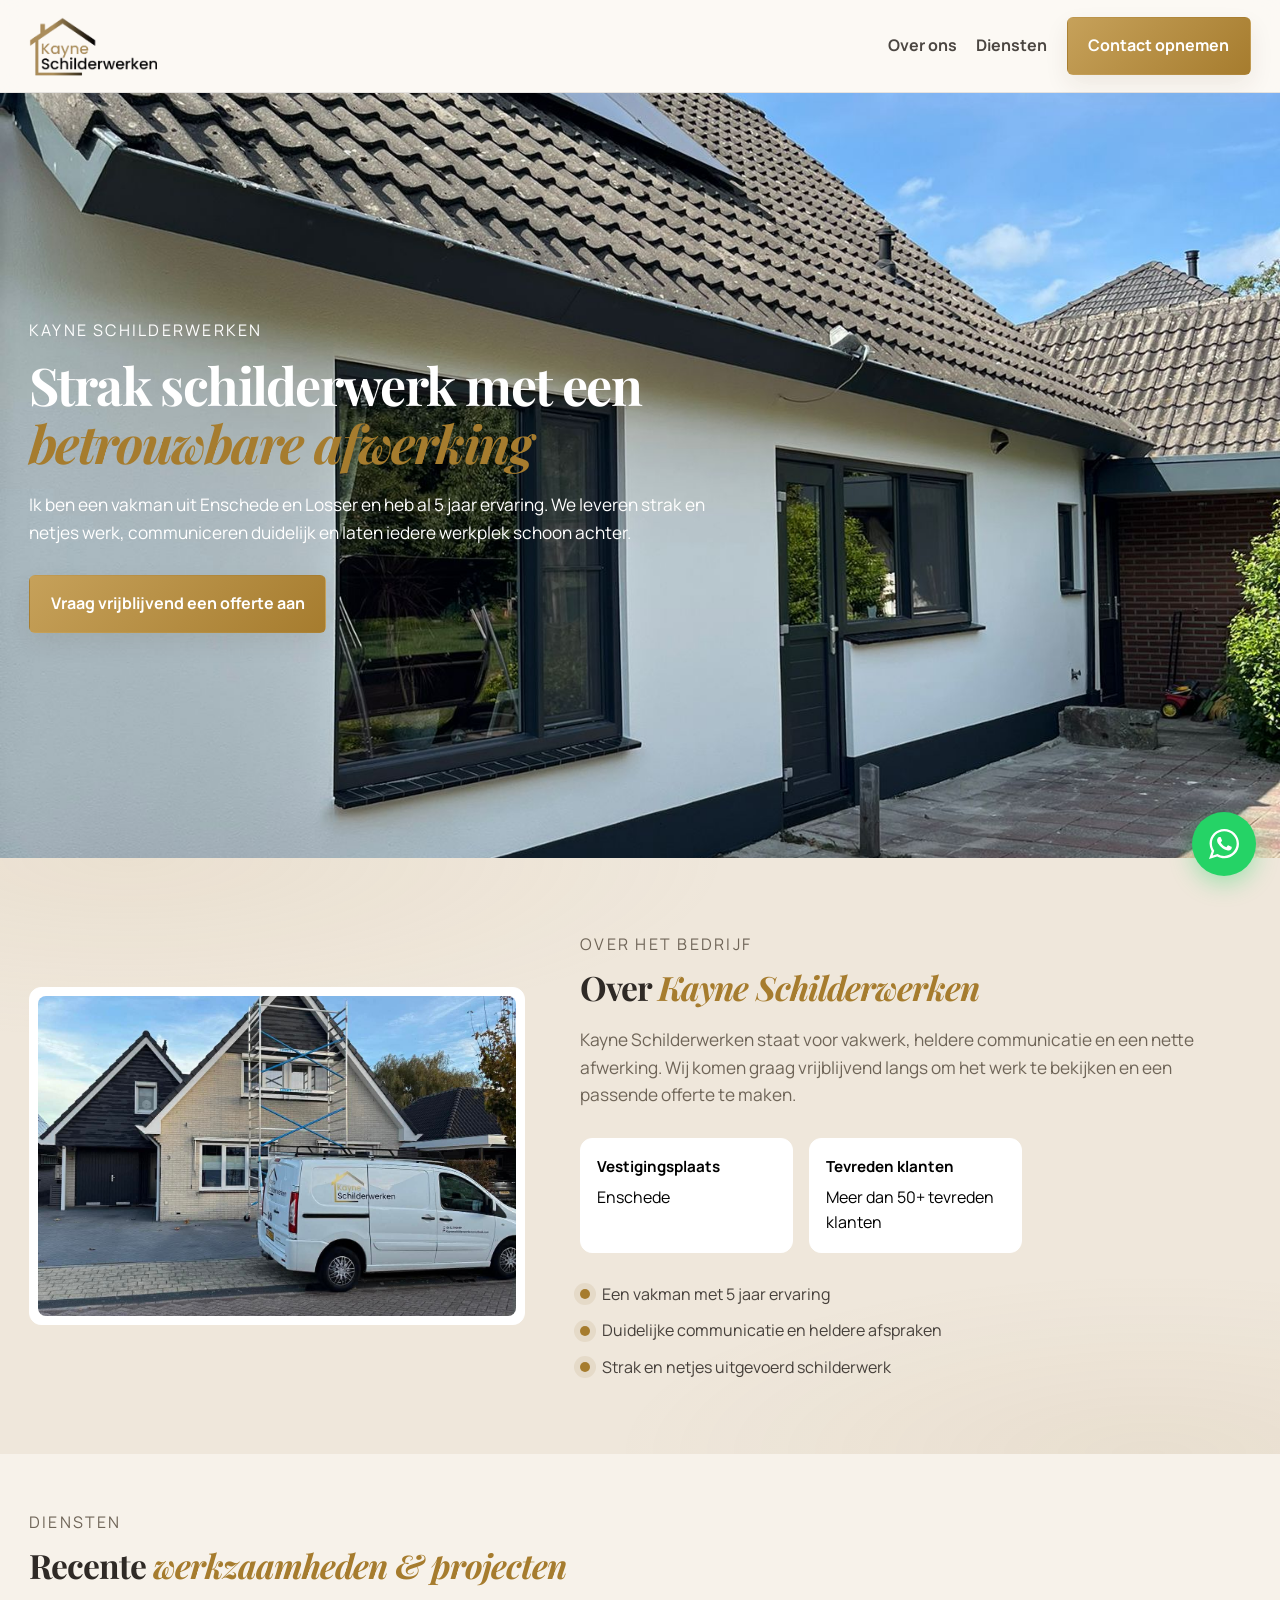
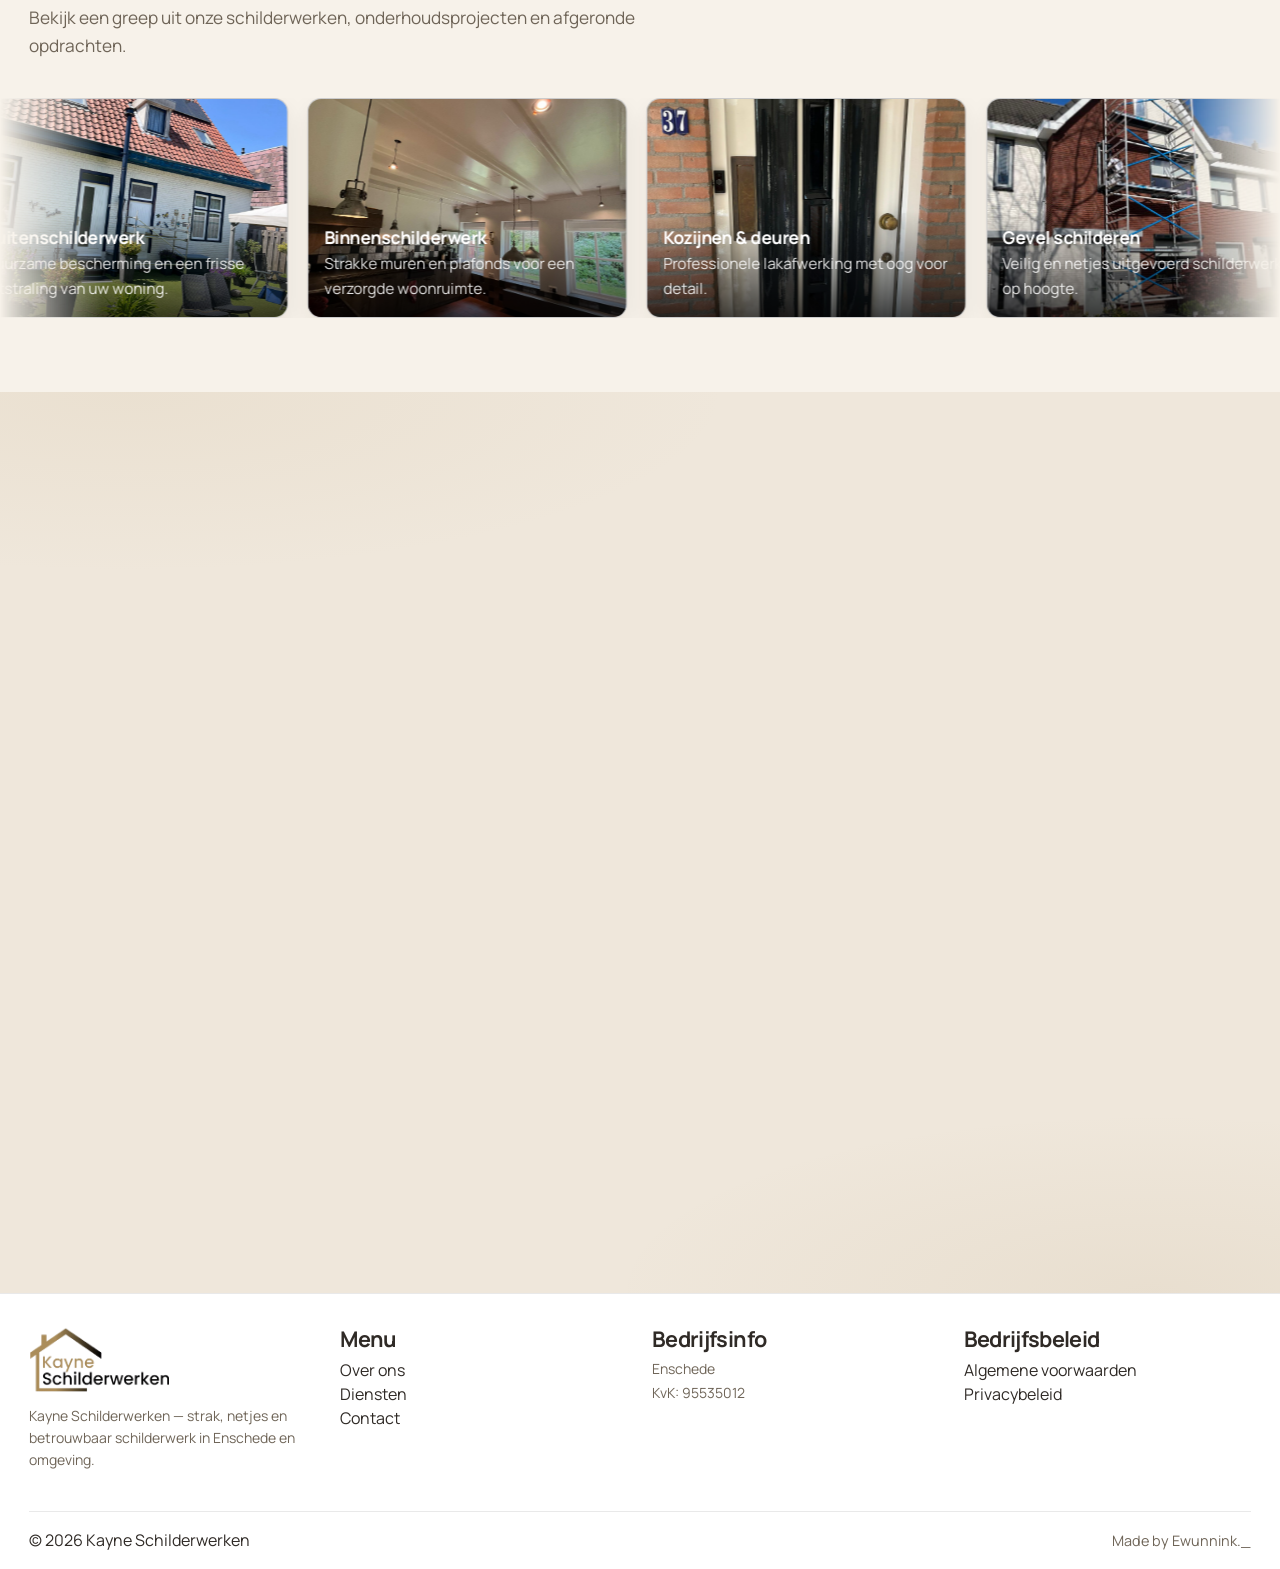
<file: index.html>
<!doctype html>
<html lang="nl">
<head>
  <meta charset="utf-8" />
  <meta name="viewport" content="width=device-width, initial-scale=1" />
  <title>Kayne Schilderwerken • Schilderwerk met strakke afwerking</title>
  <meta name="google-site-verification" content="_mDGQO05oumf9ODPq2JXHHJ9prDUZ8i0idKHi7P6pOM">
  <meta name="description" content="Kayne Schilderwerken uit Enschede. Binnen- en buitenschilderwerk, spuitwerk, sauswerk, behangen, houtrotreparaties, glaszetten en kitwerk." />
  <link rel="canonical" href="https://www.kayneschilderwerken.nl/" />
  <link rel="icon" href="/favicon (2).png" type="image/png">


  <link rel="preconnect" href="https://fonts.googleapis.com">
  <link rel="preconnect" href="https://fonts.gstatic.com" crossorigin>
  <link href="https://fonts.googleapis.com/css2?family=Manrope:wght@400;500;600;700;800&family=Playfair+Display:wght@600;700&display=swap" rel="stylesheet">
  <link rel="stylesheet" href="styles.css" />
</head>
<body>
  <a class="skip-link" href="#main">Direct naar inhoud</a>

  <header class="site-header" data-elevate>
    <div class="container header-inner">
      <a class="brand" href="#top" aria-label="Kayne Schilderwerken home">
        <img class="brand-logo" src="Logo Kayne Schilderwerken.png" alt="Kayne Schilderwerken logo">
      </a>

      <nav class="nav" aria-label="Hoofdnavigatie">
        <button class="nav-toggle" type="button" aria-expanded="false" aria-controls="navMenu">
          <span class="nav-toggle-lines" aria-hidden="true"></span>
          <span class="sr-only">Menu</span>
        </button>

      <div id="navMenu" class="nav-menu">
          <a href="/over-ons">Over ons</a>
          <a href="/diensten">Diensten</a>
          <a href="/contact-opnemen" class="btn btn-primary">Contact opnemen</a>
        </div>
      </nav>
    </div>
  </header>

  <main id="main">
   <section id="top" class="hero">
  <div class="hero-bg" aria-hidden="true"></div>

  <div class="container hero-grid hero-grid--banner">
    <div class="hero-copy reveal">
      <p class="kicker">Kayne Schilderwerken</p>
      <h1>
        Strak schilderwerk met een
        <span class="accent"><em>betrouwbare afwerking</em></span>
      </h1>
      <p class="lead">
        Ik ben een vakman uit Enschede en Losser en heb al 5 jaar ervaring.
        We leveren strak en netjes werk, communiceren duidelijk en laten iedere werkplek schoon achter.
      </p>

      <div class="hero-actions">
        <a class="btn btn-primary" href="#contact">Vraag vrijblijvend een offerte aan</a>
      </div>
    </div>
  </div>
</section>

    <section id="over" class="section section-soft">
      <div class="container about-grid">
        <div class="about-logo-wrap reveal">
          <div class="about-logo-card">
            <img src="Kayne Schilderwerk Afbeelding Werkbus.jpg" alt="Kayne Schilderwerken logo groot">
          </div>
        </div>

        <div class="about-copy reveal">
          <p class="section-kicker">Over het bedrijf</p>
          <h2>Over <span class="accent"><em>Kayne Schilderwerken</em></span></h2>
          <p class="section-lead">
            Kayne Schilderwerken staat voor vakwerk, heldere communicatie en een nette afwerking.
            Wij komen graag vrijblijvend langs om het werk te bekijken en een passende offerte te maken.
          </p>

          <div class="info-boxes">
            <div class="info-box">
              <strong>Vestigingsplaats</strong>
              <span>Enschede</span>
            </div>
              <div class="info-box">
              <strong>Tevreden klanten</strong>
              <span>Meer dan 50+ tevreden klanten</span>
            </div>
          </div>

          <ul class="checklist">
            <li>Een vakman met 5 jaar ervaring</li>
            <li>Duidelijke communicatie en heldere afspraken</li>
            <li>Strak en netjes uitgevoerd schilderwerk</li>
          </ul>
        </div>
      </div>
    </section>

    <section class="section services-slider-section">
  <div class="container">
    <div class="section-head">
      <span class="section-kicker">Diensten</span>
      <h2>Recente <span class="accent"><em>werkzaamheden & projecten</em></span></h2>
      <p class="section-lead">
        Bekijk een greep uit onze schilderwerken, onderhoudsprojecten en afgeronde opdrachten.
      </p>
    </div>
  </div>

  <div class="services-slider">
<div class="services-track">

  <article class="service-slide">
    <img src="Kayne Schilderwerk Afbeelding 23.jpg" alt="Buitenschilderwerk woning">
    <div class="service-slide-overlay">
      <h3>Buitenschilderwerk</h3>
      <p>Duurzame bescherming en een frisse uitstraling van uw woning.</p>
    </div>
  </article>

  <article class="service-slide">
    <img src="Kayne Schilderwerk Afbeelding 8.jpg" alt="Binnenschilderwerk woonkamer">
    <div class="service-slide-overlay">
      <h3>Binnenschilderwerk</h3>
      <p>Strakke muren en plafonds voor een verzorgde woonruimte.</p>
    </div>
  </article>

  <article class="service-slide">
    <img src="Kayne Schilderwerk Afbeelding 15.jpg" alt="Schilderen van kozijnen en deuren">
    <div class="service-slide-overlay">
      <h3>Kozijnen & deuren</h3>
      <p>Professionele lakafwerking met oog voor detail.</p>
    </div>
  </article>

  <article class="service-slide">
    <img src="Kayne Schilderwerk Afbeelding Stijger.jpg" alt="Schilderwerk op hoogte met steiger">
    <div class="service-slide-overlay">
      <h3>Gevel schilderen</h3>
      <p>Veilig en netjes uitgevoerd schilderwerk op hoogte.</p>
    </div>
  </article>

  <article class="service-slide">
    <img src="Kayne Schilderwerk Afbeelding 21.jpg" alt="Nieuwbouwwoning schilderwerk">
    <div class="service-slide-overlay">
      <h3>Nieuwbouw schilderwerk</h3>
      <p>Vakkundig geplaatst glas met een nette afwerking rondom kozijnen en ramen.</p>
    </div>
  </article>

    <article class="service-slide">
    <img src="Kayne Schilderwerk Afbeelding 32.jpg" alt="Glaszetwerk">
    <div class="service-slide-overlay">
      <h3>Glaszetwerk</h3>
      <p>Professionele afwerking van nieuwe woningen.</p>
    </div>
  </article>

  <article class="service-slide">
    <img src="Kayne Schilderwerk Afbeelding Werkbus 2.jpg" alt="Werkbus van Kayne Schilderwerken">
    <div class="service-slide-overlay">
      <h3>Project op locatie</h3>
      <p>Efficiënt en netjes werk uitgevoerd bij klanten.</p>
    </div>
  </article>
</div>
      </div>
    </section>

    <section id="contact" class="section-soft">
      <div class="container contact-grid">
        <div class="contact-copy reveal">
          <p class="section-kicker">Contact</p>
          <h2>Vraag een <span class="accent"><em>offerte</em></span> aan</h2>
          <p class="section-lead">
            Vul het formulier in en geef kort aan wat er gedaan moet worden.
            Contactgegevens kun je later nog aanvullen met telefoonnummer, e-mail en eventueel WhatsApp.
          </p>

          <div class="contact-points">
            <div class="contact-point"><strong>Bedrijf:</strong> Kayne Schilderwerken</div>
            <div class="contact-point"><strong>Plaats:</strong> Enschede</div>
            <div class="contact-point"><strong>KvK:</strong> 95535012</div>
          </div>
        </div>

        <form class="form reveal" autocomplete="on">
          <div class="field">
            <label for="naam">Naam</label>
            <input id="naam" name="naam" type="text" placeholder="Je naam" required>
          </div>

          <div class="field">
            <label for="email">E-mailadres</label>
            <input id="email" name="email" type="email" placeholder="naam@voorbeeld.nl" required>
          </div>

          <div class="field">
            <label for="telefoon">Telefoonnummer</label>
            <input id="telefoon" name="telefoon" type="tel" placeholder="06 12345678">
          </div>

          <div class="field">
            <label for="dienst">Dienst</label>
            <select id="dienst" name="dienst" required>
              <option value="" disabled selected>Kies een dienst</option>
              <option>Binnen schilderwerk</option>
              <option>Buiten schilderwerk</option>
              <option>Spuitwerk</option>
              <option>Sauswerk</option>
              <option>Behangen</option>
              <option>Houtrotreparatie</option>
              <option>Glaszetten</option>
              <option>Kitwerk</option>
              <option>Kleine herstelklus</option>
            </select>
          </div>

          <div class="field field--full">
  <label>Kleurvoorkeur (Optioneel)</label>
  <div class="color-swatch-container">
    <input type="hidden" name="gekozen_ral_kleur" id="selected-ral" value="Nog geen keuze">
    
    <div class="swatches">
      <button type="button" class="swatch" data-name="RAL 9010 (Zuiver wit)" title="RAL 9010" style="background-color: #F1F0EA;"></button>
      <button type="button" class="swatch" data-name="RAL 9016 (Verkeerswit)" title="RAL 9016" style="background-color: #F6F6F6;"></button>
      <button type="button" class="swatch" data-name="RAL 9001 (Crèmewit)" title="RAL 9001" style="background-color: #E7EBDA;"></button>
      <button type="button" class="swatch" data-name="RAL 7016 (Antraciet)" title="RAL 7016" style="background-color: #2F353B;"></button>
      <button type="button" class="swatch" data-name="RAL 7021 (Zwartgrijs)" title="RAL 7021" style="background-color: #202A30;"></button>
      <button type="button" class="swatch" data-name="RAL 6009 (Dennengroen)" title="RAL 6009" style="background-color: #212C1F;"></button>
      <button type="button" class="swatch" data-name="RAL 9005 (Gitzwart)" title="RAL 9005" style="background-color: #1D1E22;"></button>
      <button type="button" class="swatch-other" id="btn-custom-color" title="Andere kleur">?</button>
    </div>
    <p id="color-display-name" class="fineprint">Klik op een kleur om te selecteren</p>
    
    <input type="text" id="custom-color-input" name="andere_kleur" placeholder="Voer RAL code of kleurnaam in..." style="display:none; margin-top: 10px; width: 100%; padding: 0.8rem; border-radius: 8px; border: 1px solid rgba(0,0,0,0.1);">
  </div>
</div>

<div class="field field--full">
  <label for="adres">Adres</label>
  <input id="adres" name="adres" type="text" placeholder="Straatnaam en huisnummer" />
</div>

          <div class="field field--full">
            <label for="bericht">Bericht</label>
            <textarea id="bericht" name="bericht" rows="6" placeholder="Omschrijf kort wat er gedaan moet worden." required></textarea>
          </div>

          <button class="btn btn-primary btn-block" type="submit">Verstuur aanvraag</button>
        </form>
      </div>
    </section>
  </main>

<div class="video-lightbox" id="videoLightbox" aria-hidden="true">
  <div class="video-lightbox-backdrop"></div>

  <div class="video-lightbox-dialog" role="dialog" aria-modal="true" aria-label="Vergrote video">
    <button class="video-lightbox-close" id="videoLightboxClose" type="button" aria-label="Sluiten">
      ✕
    </button>

    <video id="lightboxVideo" controls playsinline></video>
  </div>
</div>
  
<footer class="footer">
  <div class="container footer-grid">
    <div>
      <img class="brand-logo footer-logo" src="Logo Kayne Schilderwerken.png" alt="Kayne Schilderwerken logo">
      <p class="muted">Kayne Schilderwerken — strak, netjes en betrouwbaar schilderwerk in Enschede en omgeving.</p>
    </div>

    <div class="footer-col">
      <h3>Menu</h3>
      <a href="/over-ons">Over ons</a>
      <a href="/diensten">Diensten</a>
      <a href="/contact-opnemen">Contact</a>
    </div>

    <div class="footer-col">
      <h3>Bedrijfsinfo</h3>
      <p class="muted">Enschede</p>
      <p class="muted">KvK: 95535012</p>
    </div>

    <div class="footer-col">
      <h3>Bedrijfsbeleid</h3>
      <a href="/algemene-voorwaarden">Algemene voorwaarden</a>
      <a href="/privacybeleid">Privacybeleid</a>
    </div>
  </div>

  <div class="container footer-bottom">
  <span>© <span id="year"></span> Kayne Schilderwerken</span>

  <a 
    href="https://www.instagram.com/ewunnink._/" 
    target="_blank" 
    rel="noopener noreferrer"
    class="made-by"
  >
    Made by Ewunnink._
  </a>
</div>
</footer>

  <div class="whatsapp-wrapper">
  <button
    id="kayne-whatsapp-button"
    class="whatsapp-button"
    aria-label="Open WhatsApp chat"
    type="button"
  >
     <svg xmlns="http://www.w3.org/2000/svg" width="33" height="33" viewBox="0 0 24 24" fill="white" aria-hidden="true">
        <path d="M24 11.7c0 6.45-5.27 11.68-11.78 11.68-2.07 0-4-.53-5.7-1.45L0 24l2.13-6.27a11.57 11.57 0 0 1-1.7-6.04C.44 5.23 5.72 0 12.23 0 18.72 0 24 5.23 24 11.7M12.22 1.85c-5.46 0-9.9 4.41-9.9 9.83 0 2.15.7 4.14 1.88 5.76L2.96 21.1l3.8-1.2a9.9 9.9 0 0 0 5.46 1.62c5.46 0 9.9-4.4 9.9-9.83a9.88 9.88 0 0 0-9.9-9.83m5.95 12.52c-.08-.12-.27-.19-.56-.33-.28-.14-1.7-.84-1.97-.93-.26-.1-.46-.15-.65.14-.2.29-.75.93-.91 1.12-.17.2-.34.22-.63.08-.29-.15-1.22-.45-2.32-1.43a8.64 8.64 0 0 1-1.6-1.98c-.18-.29-.03-.44.12-.58.13-.13.29-.34.43-.5.15-.17.2-.3.29-.48.1-.2.05-.36-.02-.5-.08-.15-.65-1.56-.9-2.13-.24-.58-.48-.48-.64-.48-.17 0-.37-.03-.56-.03-.2 0-.5.08-.77.36-.26.29-1 .98-1 2.4 0 1.4 1.03 2.76 1.17 2.96.14.19 2 3.17 4.93 4.32 2.94 1.15 2.94.77 3.47.72.53-.05 1.7-.7 1.95-1.36.24-.67.24-1.25.17-1.37"></path>
      </svg>
  </button>

  <div
    id="kayne-whatsapp-chat"
    class="whatsapp-chat"
    role="dialog"
    aria-modal="true"
    aria-labelledby="kayne-whatsapp-title"
  >

    <div class="whatsapp-chat-header">
      <div class="whatsapp-chat-header-text">
        <h3 id="kayne-whatsapp-title">Kayne Schilderwerken</h3>
        <p>De snelste manier om contact <br>met ons op te nemen</p>
      </div>

      <button
        id="kayne-chat-close"
        class="whatsapp-chat-close"
        type="button"
        aria-label="Sluiten"
      >
        ✕
      </button>
    </div>

    <div class="whatsapp-chat-body">
      <p>Hey 👋 Waar kunnen we je mee helpen?</p>
    </div>

    <div class="whatsapp-chat-footer">
      <input
        id="kayne-chat-input"
        type="text"
        placeholder="Typ een bericht..."
        aria-label="Typ een WhatsApp bericht"
      >

      <button
        id="kayne-chat-send"
        class="whatsapp-send-button"
        type="button"
        aria-label="Versturen"
      >
        ➤
      </button>
    </div>

  </div>
</div>

  <script src="script.js"></script>
</body>
</html>
</file>
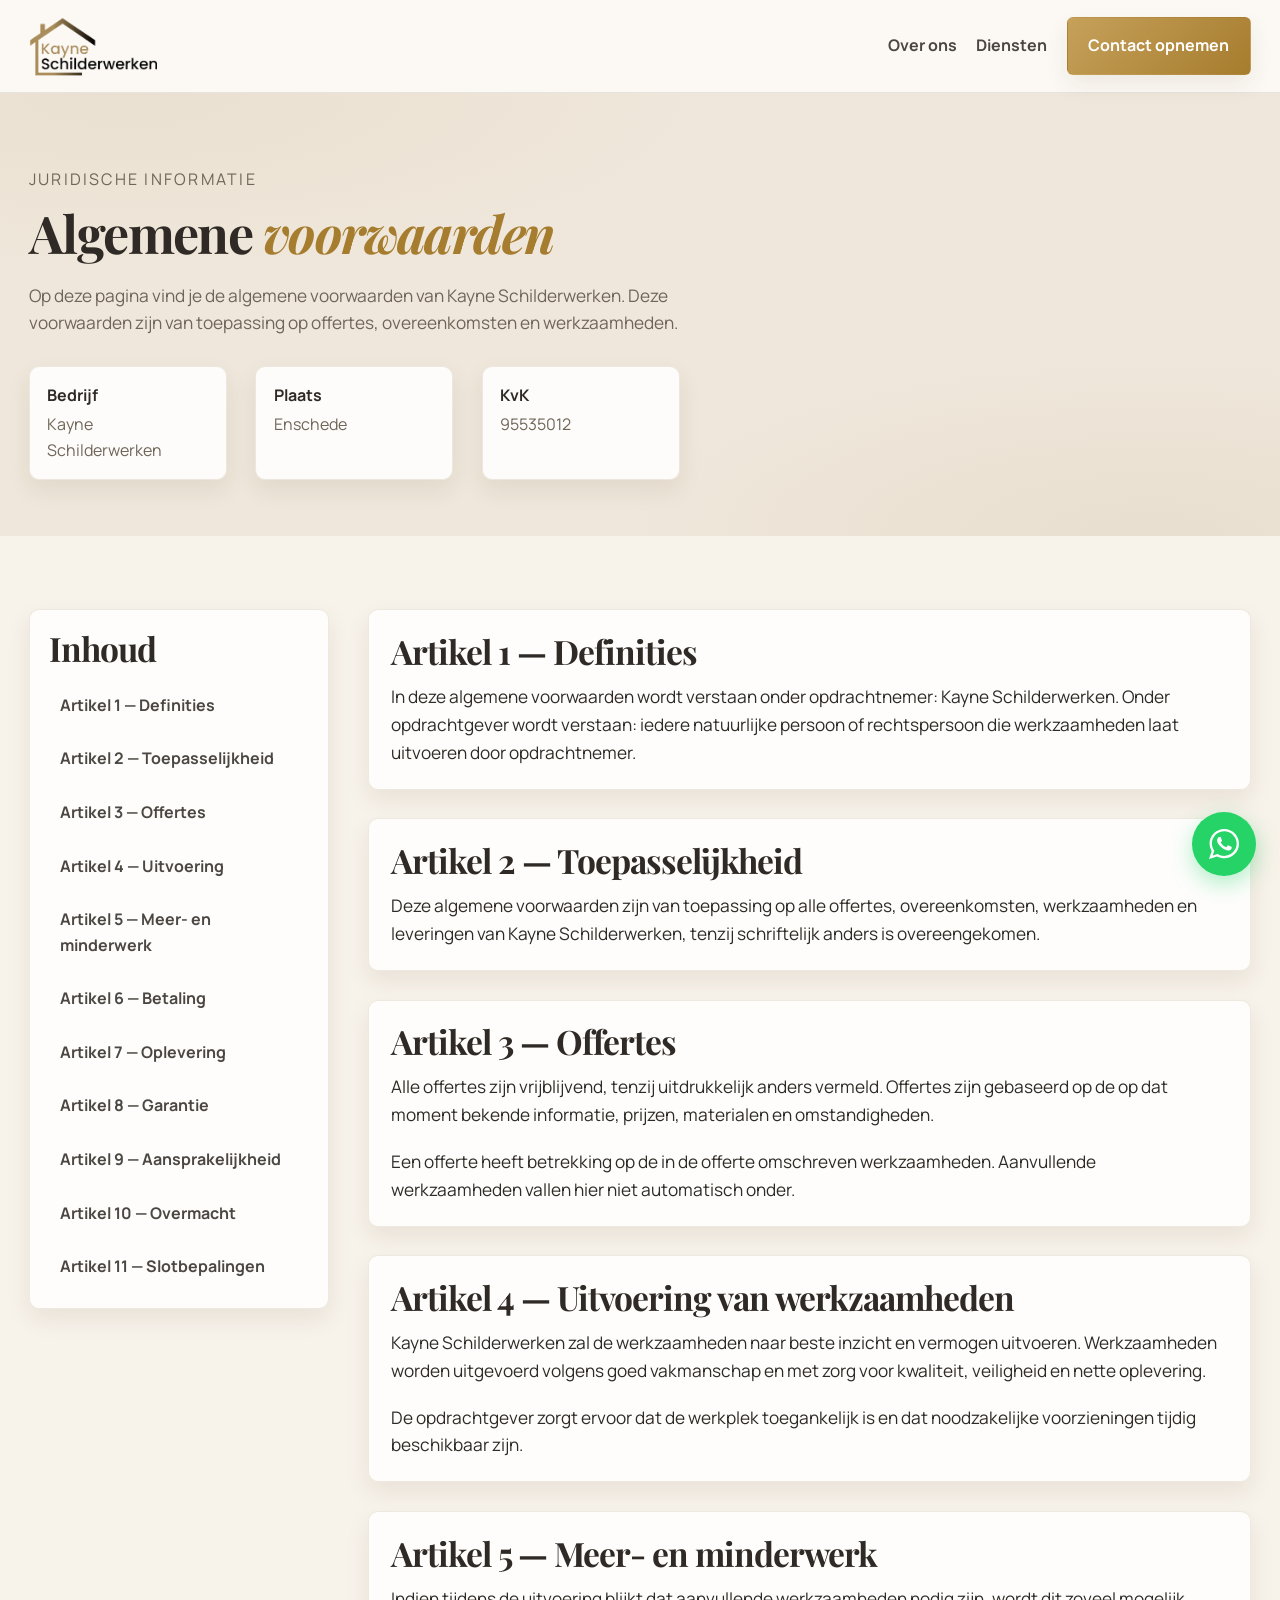
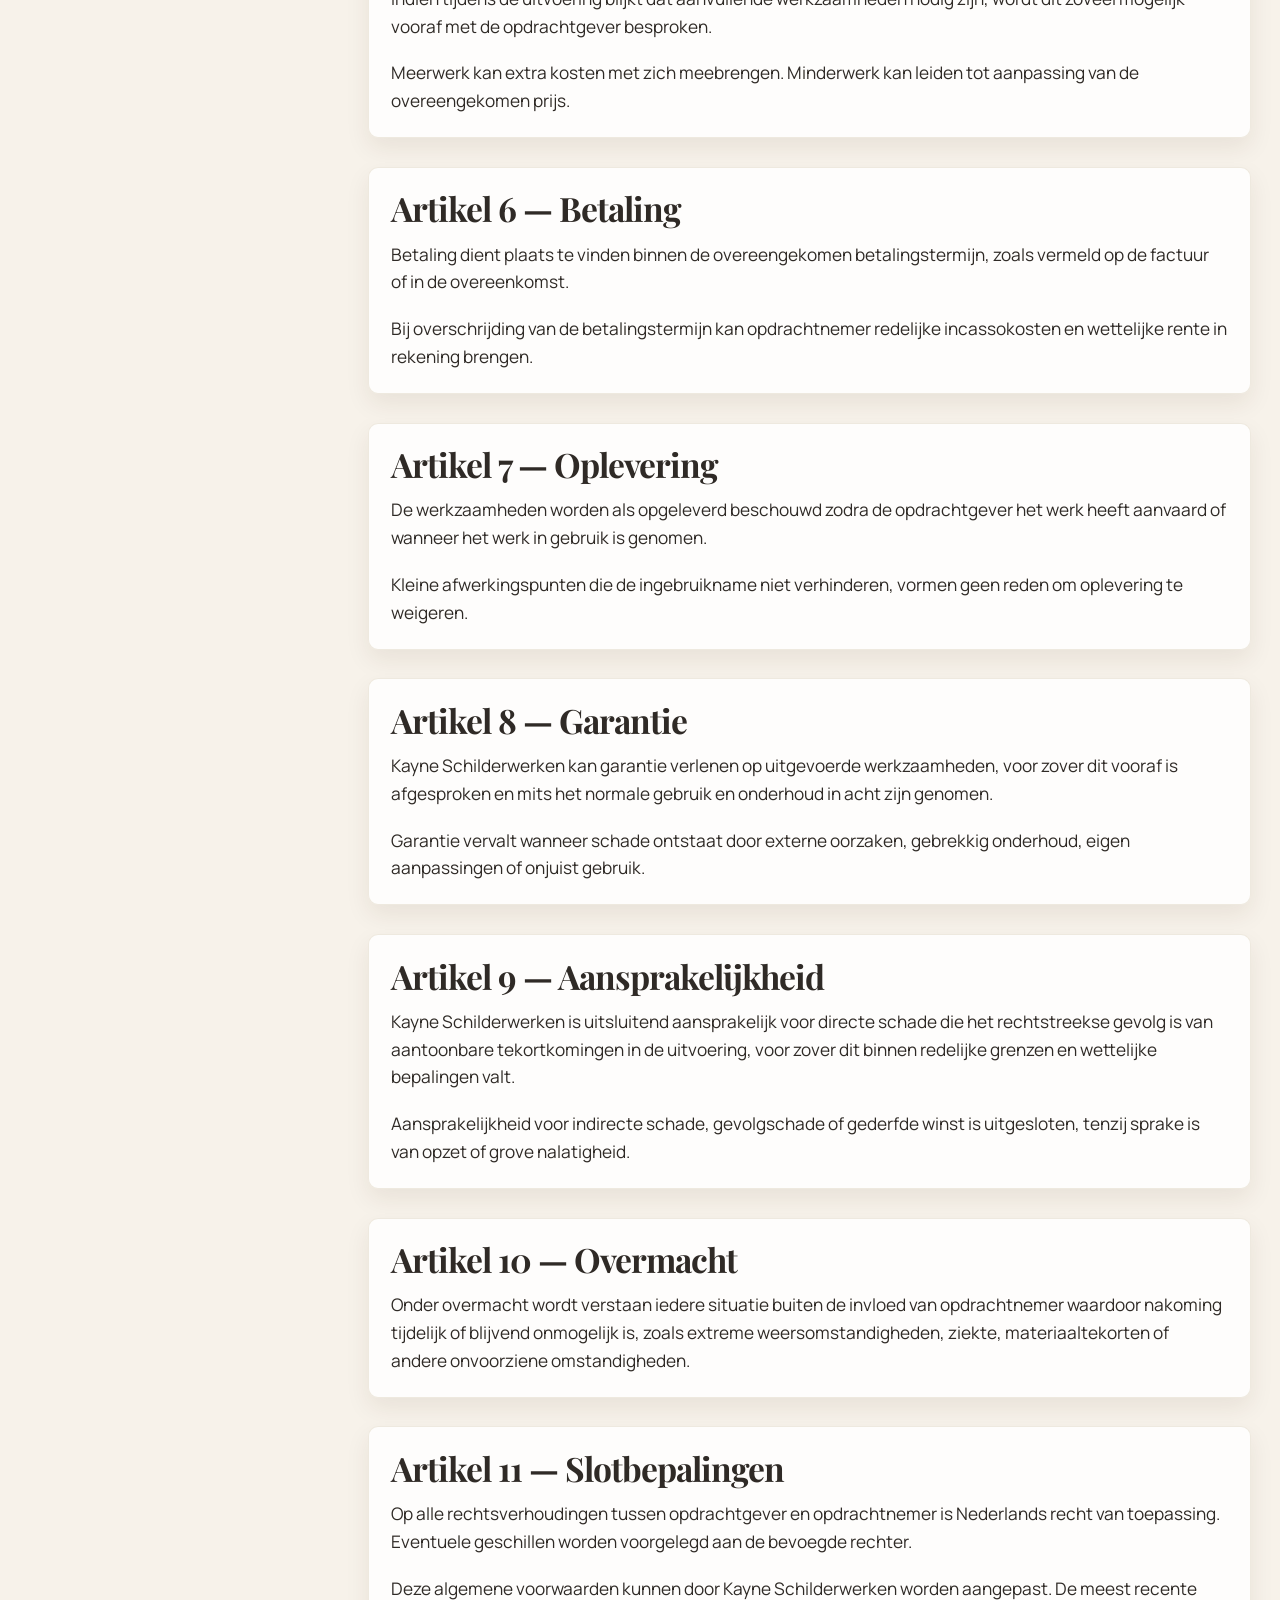
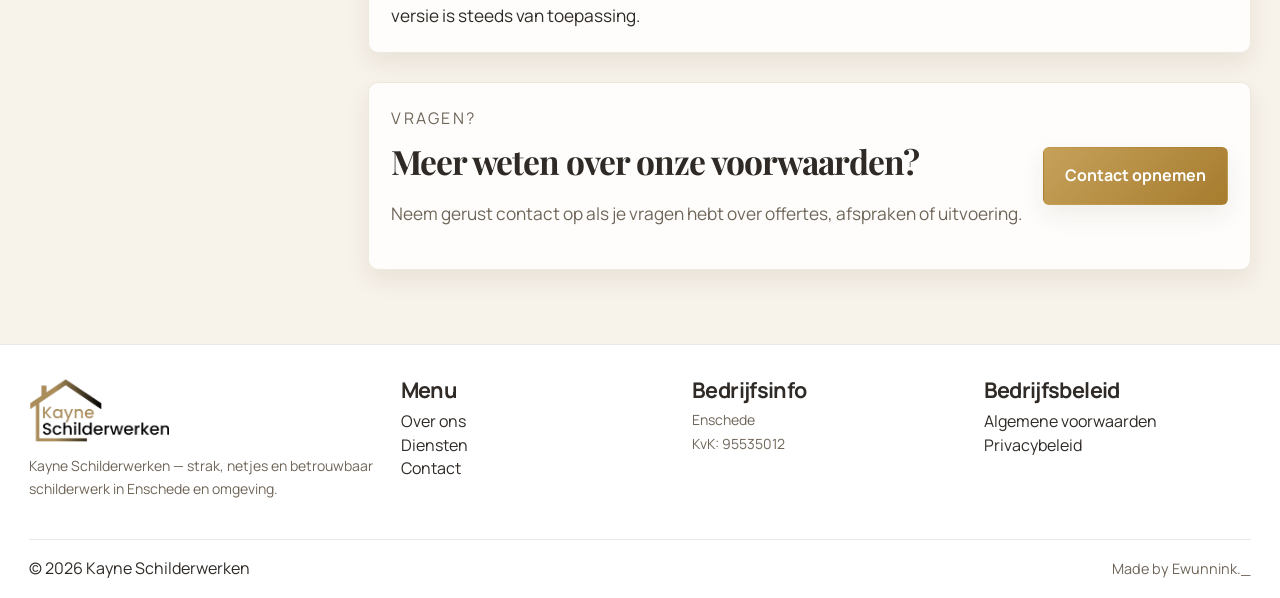
<file: algemene-voorwaarden.html>
<!doctype html>
<html lang="nl">
<head>
  <meta charset="utf-8" />
  <meta name="viewport" content="width=device-width, initial-scale=1" />
  <title>Algemene voorwaarden • Kayne Schilderwerken</title>
  <meta name="description" content="Lees de algemene voorwaarden van Kayne Schilderwerken." />
  <link rel="canonical" href="https://www.kayneschilderwerken.nl/algemene-voorwaarden." />
   <link rel="icon" href="/favicon (2).png" type="image/png">

  <link rel="preconnect" href="https://fonts.googleapis.com">
  <link rel="preconnect" href="https://fonts.gstatic.com" crossorigin>
  <link href="https://fonts.googleapis.com/css2?family=Manrope:wght@400;500;600;700;800&family=Playfair+Display:wght@600;700&display=swap" rel="stylesheet">

  <link rel="stylesheet" href="styles.css" />
  <link rel="stylesheet" href="algemene-voorwaarden.css" />
</head>
<body>
  <a class="skip-link" href="#main">Direct naar inhoud</a>

  <header class="site-header" data-elevate>
    <div class="container header-inner">
      <a class="brand" href="/" aria-label="Kayne Schilderwerken home">
        <img class="brand-logo" src="Logo Kayne Schilderwerken.png" alt="Kayne Schilderwerken logo">
      </a>

      <nav class="nav" aria-label="Hoofdnavigatie">
        <button class="nav-toggle" type="button" aria-expanded="false" aria-controls="navMenu">
          <span class="nav-toggle-lines" aria-hidden="true"></span>
          <span class="sr-only">Menu</span>
        </button>

        <div id="navMenu" class="nav-menu">
          <a href="/over-ons">Over ons</a>
          <a href="/diensten">Diensten</a>
          <a href="/contact-opnemen" class="btn btn-primary">Contact opnemen</a>
        </div>
      </nav>
    </div>
  </header>

  <main id="main">
    <section class="voorwaarden-hero section-soft">
      <div class="container voorwaarden-hero-grid">
        <div class="voorwaarden-copy reveal">
          <p class="section-kicker">Juridische informatie</p>
          <h1>Algemene <span class="accent"><em>voorwaarden</em></span></h1>
          <p class="section-lead">
            Op deze pagina vind je de algemene voorwaarden van Kayne Schilderwerken.
            Deze voorwaarden zijn van toepassing op offertes, overeenkomsten en werkzaamheden.
          </p>

          <div class="voorwaarden-meta">
            <div class="voorwaarden-meta-card">
              <strong>Bedrijf</strong>
              <span>Kayne Schilderwerken</span>
            </div>
            <div class="voorwaarden-meta-card">
              <strong>Plaats</strong>
              <span>Enschede</span>
            </div>
            <div class="voorwaarden-meta-card">
              <strong>KvK</strong>
              <span>95535012</span>
            </div>
          </div>
        </div>
      </div>
    </section>

    <section class="section">
      <div class="container voorwaarden-layout">
        <aside class="voorwaarden-nav reveal">
          <div class="voorwaarden-nav-card">
            <h2>Inhoud</h2>
            <a href="#artikel-1">Artikel 1 — Definities</a>
            <a href="#artikel-2">Artikel 2 — Toepasselijkheid</a>
            <a href="#artikel-3">Artikel 3 — Offertes</a>
            <a href="#artikel-4">Artikel 4 — Uitvoering</a>
            <a href="#artikel-5">Artikel 5 — Meer- en minderwerk</a>
            <a href="#artikel-6">Artikel 6 — Betaling</a>
            <a href="#artikel-7">Artikel 7 — Oplevering</a>
            <a href="#artikel-8">Artikel 8 — Garantie</a>
            <a href="#artikel-9">Artikel 9 — Aansprakelijkheid</a>
            <a href="#artikel-10">Artikel 10 — Overmacht</a>
            <a href="#artikel-11">Artikel 11 — Slotbepalingen</a>
          </div>
        </aside>

        <div class="voorwaarden-content">
          <article id="artikel-1" class="voorwaarden-card reveal">
            <h2>Artikel 1 — Definities</h2>
            <p>
              In deze algemene voorwaarden wordt verstaan onder opdrachtnemer:
              Kayne Schilderwerken. Onder opdrachtgever wordt verstaan: iedere natuurlijke
              persoon of rechtspersoon die werkzaamheden laat uitvoeren door opdrachtnemer.
            </p>
          </article>

          <article id="artikel-2" class="voorwaarden-card reveal">
            <h2>Artikel 2 — Toepasselijkheid</h2>
            <p>
              Deze algemene voorwaarden zijn van toepassing op alle offertes,
              overeenkomsten, werkzaamheden en leveringen van Kayne Schilderwerken,
              tenzij schriftelijk anders is overeengekomen.
            </p>
          </article>

          <article id="artikel-3" class="voorwaarden-card reveal">
            <h2>Artikel 3 — Offertes</h2>
            <p>
              Alle offertes zijn vrijblijvend, tenzij uitdrukkelijk anders vermeld.
              Offertes zijn gebaseerd op de op dat moment bekende informatie,
              prijzen, materialen en omstandigheden.
            </p>
            <p>
              Een offerte heeft betrekking op de in de offerte omschreven werkzaamheden.
              Aanvullende werkzaamheden vallen hier niet automatisch onder.
            </p>
          </article>

          <article id="artikel-4" class="voorwaarden-card reveal">
            <h2>Artikel 4 — Uitvoering van werkzaamheden</h2>
            <p>
              Kayne Schilderwerken zal de werkzaamheden naar beste inzicht en vermogen
              uitvoeren. Werkzaamheden worden uitgevoerd volgens goed vakmanschap en met
              zorg voor kwaliteit, veiligheid en nette oplevering.
            </p>
            <p>
              De opdrachtgever zorgt ervoor dat de werkplek toegankelijk is en dat
              noodzakelijke voorzieningen tijdig beschikbaar zijn.
            </p>
          </article>

          <article id="artikel-5" class="voorwaarden-card reveal">
            <h2>Artikel 5 — Meer- en minderwerk</h2>
            <p>
              Indien tijdens de uitvoering blijkt dat aanvullende werkzaamheden nodig zijn,
              wordt dit zoveel mogelijk vooraf met de opdrachtgever besproken.
            </p>
            <p>
              Meerwerk kan extra kosten met zich meebrengen. Minderwerk kan leiden tot
              aanpassing van de overeengekomen prijs.
            </p>
          </article>

          <article id="artikel-6" class="voorwaarden-card reveal">
            <h2>Artikel 6 — Betaling</h2>
            <p>
              Betaling dient plaats te vinden binnen de overeengekomen betalingstermijn,
              zoals vermeld op de factuur of in de overeenkomst.
            </p>
            <p>
              Bij overschrijding van de betalingstermijn kan opdrachtnemer redelijke
              incassokosten en wettelijke rente in rekening brengen.
            </p>
          </article>

          <article id="artikel-7" class="voorwaarden-card reveal">
            <h2>Artikel 7 — Oplevering</h2>
            <p>
              De werkzaamheden worden als opgeleverd beschouwd zodra de opdrachtgever
              het werk heeft aanvaard of wanneer het werk in gebruik is genomen.
            </p>
            <p>
              Kleine afwerkingspunten die de ingebruikname niet verhinderen, vormen
              geen reden om oplevering te weigeren.
            </p>
          </article>

          <article id="artikel-8" class="voorwaarden-card reveal">
            <h2>Artikel 8 — Garantie</h2>
            <p>
              Kayne Schilderwerken kan garantie verlenen op uitgevoerde werkzaamheden,
              voor zover dit vooraf is afgesproken en mits het normale gebruik en
              onderhoud in acht zijn genomen.
            </p>
            <p>
              Garantie vervalt wanneer schade ontstaat door externe oorzaken,
              gebrekkig onderhoud, eigen aanpassingen of onjuist gebruik.
            </p>
          </article>

          <article id="artikel-9" class="voorwaarden-card reveal">
            <h2>Artikel 9 — Aansprakelijkheid</h2>
            <p>
              Kayne Schilderwerken is uitsluitend aansprakelijk voor directe schade
              die het rechtstreekse gevolg is van aantoonbare tekortkomingen in de uitvoering,
              voor zover dit binnen redelijke grenzen en wettelijke bepalingen valt.
            </p>
            <p>
              Aansprakelijkheid voor indirecte schade, gevolgschade of gederfde winst
              is uitgesloten, tenzij sprake is van opzet of grove nalatigheid.
            </p>
          </article>

          <article id="artikel-10" class="voorwaarden-card reveal">
            <h2>Artikel 10 — Overmacht</h2>
            <p>
              Onder overmacht wordt verstaan iedere situatie buiten de invloed van
              opdrachtnemer waardoor nakoming tijdelijk of blijvend onmogelijk is,
              zoals extreme weersomstandigheden, ziekte, materiaaltekorten of andere
              onvoorziene omstandigheden.
            </p>
          </article>

          <article id="artikel-11" class="voorwaarden-card reveal">
            <h2>Artikel 11 — Slotbepalingen</h2>
            <p>
              Op alle rechtsverhoudingen tussen opdrachtgever en opdrachtnemer is
              Nederlands recht van toepassing. Eventuele geschillen worden voorgelegd
              aan de bevoegde rechter.
            </p>
            <p>
              Deze algemene voorwaarden kunnen door Kayne Schilderwerken worden aangepast.
              De meest recente versie is steeds van toepassing.
            </p>
          </article>

          <div class="voorwaarden-cta reveal">
            <div>
              <p class="section-kicker">Vragen?</p>
              <h2>Meer weten over onze voorwaarden?</h2>
              <p class="section-lead">
                Neem gerust contact op als je vragen hebt over offertes, afspraken of uitvoering.
              </p>
            </div>
            <a class="btn btn-primary" href="contact-opnemen.html">Contact opnemen</a>
          </div>
        </div>
      </div>
    </section>
  </main>

<footer class="footer">
  <div class="container footer-grid">
    <div>
      <img class="brand-logo footer-logo" src="Logo Kayne Schilderwerken.png" alt="Kayne Schilderwerken logo">
      <p class="muted">Kayne Schilderwerken — strak, netjes en betrouwbaar schilderwerk in Enschede en omgeving.</p>
    </div>

    <div class="footer-col">
      <h3>Menu</h3>
      <a href="/over-ons">Over ons</a>
      <a href="/diensten">Diensten</a>
      <a href="/contact-opnemen">Contact</a>
    </div>

    <div class="footer-col">
      <h3>Bedrijfsinfo</h3>
      <p class="muted">Enschede</p>
      <p class="muted">KvK: 95535012</p>
    </div>

    <div class="footer-col">
      <h3>Bedrijfsbeleid</h3>
      <a href="/algemene-voorwaarden">Algemene voorwaarden</a>
      <a href="/privacybeleid">Privacybeleid</a>
    </div>
  </div>

  <div class="container footer-bottom">
  <span>© <span id="year"></span> Kayne Schilderwerken</span>

  <a 
    href="https://www.instagram.com/ewunnink._/" 
    target="_blank" 
    rel="noopener noreferrer"
    class="made-by"
  >
    Made by Ewunnink._
  </a>
</div>
</footer>

  <div class="whatsapp-wrapper">
    <button
      id="kayne-whatsapp-button"
      class="whatsapp-button"
      aria-label="Open WhatsApp chat"
      type="button"
    >
      <svg xmlns="http://www.w3.org/2000/svg" width="33" height="33" viewBox="0 0 24 24" fill="white" aria-hidden="true">
        <path d="M24 11.7c0 6.45-5.27 11.68-11.78 11.68-2.07 0-4-.53-5.7-1.45L0 24l2.13-6.27a11.57 11.57 0 0 1-1.7-6.04C.44 5.23 5.72 0 12.23 0 18.72 0 24 5.23 24 11.7M12.22 1.85c-5.46 0-9.9 4.41-9.9 9.83 0 2.15.7 4.14 1.88 5.76L2.96 21.1l3.8-1.2a9.9 9.9 0 0 0 5.46 1.62c5.46 0 9.9-4.4 9.9-9.83a9.88 9.88 0 0 0-9.9-9.83m5.95 12.52c-.08-.12-.27-.19-.56-.33-.28-.14-1.7-.84-1.97-.93-.26-.1-.46-.15-.65.14-.2.29-.75.93-.91 1.12-.17.2-.34.22-.63.08-.29-.15-1.22-.45-2.32-1.43a8.64 8.64 0 0 1-1.6-1.98c-.18-.29-.03-.44.12-.58.13-.13.29-.34.43-.5.15-.17.2-.3.29-.48.1-.2.05-.36-.02-.5-.08-.15-.65-1.56-.9-2.13-.24-.58-.48-.48-.64-.48-.17 0-.37-.03-.56-.03-.2 0-.5.08-.77.36-.26.29-1 .98-1 2.4 0 1.4 1.03 2.76 1.17 2.96.14.19 2 3.17 4.93 4.32 2.94 1.15 2.94.77 3.47.72.53-.05 1.7-.7 1.95-1.36.24-.67.24-1.25.17-1.37"></path>
      </svg>
    </button>

    <div
      id="kayne-whatsapp-chat"
      class="whatsapp-chat"
      role="dialog"
      aria-modal="true"
      aria-labelledby="kayne-whatsapp-title"
    >
      <div class="whatsapp-chat-header">
        <div class="whatsapp-chat-header-text">
          <h3 id="kayne-whatsapp-title">Kayne Schilderwerken</h3>
          <p>De snelste manier om contact <br>met ons op te nemen</p>
        </div>

        <button
          id="kayne-chat-close"
          class="whatsapp-chat-close"
          type="button"
          aria-label="Sluiten"
        >
          ✕
        </button>
      </div>

      <div class="whatsapp-chat-body">
        <p>Hey 👋 Waar kunnen we je mee helpen?</p>
      </div>

      <div class="whatsapp-chat-footer">
        <input
          id="kayne-chat-input"
          type="text"
          placeholder="Typ een bericht..."
          aria-label="Typ een WhatsApp bericht"
        >

        <button
          id="kayne-chat-send"
          class="whatsapp-send-button"
          type="button"
          aria-label="Versturen"
        >
          ➤
        </button>
      </div>
    </div>
  </div>

  <script src="algemene-voorwaarden.js"></script>
</body>
</html>
</file>
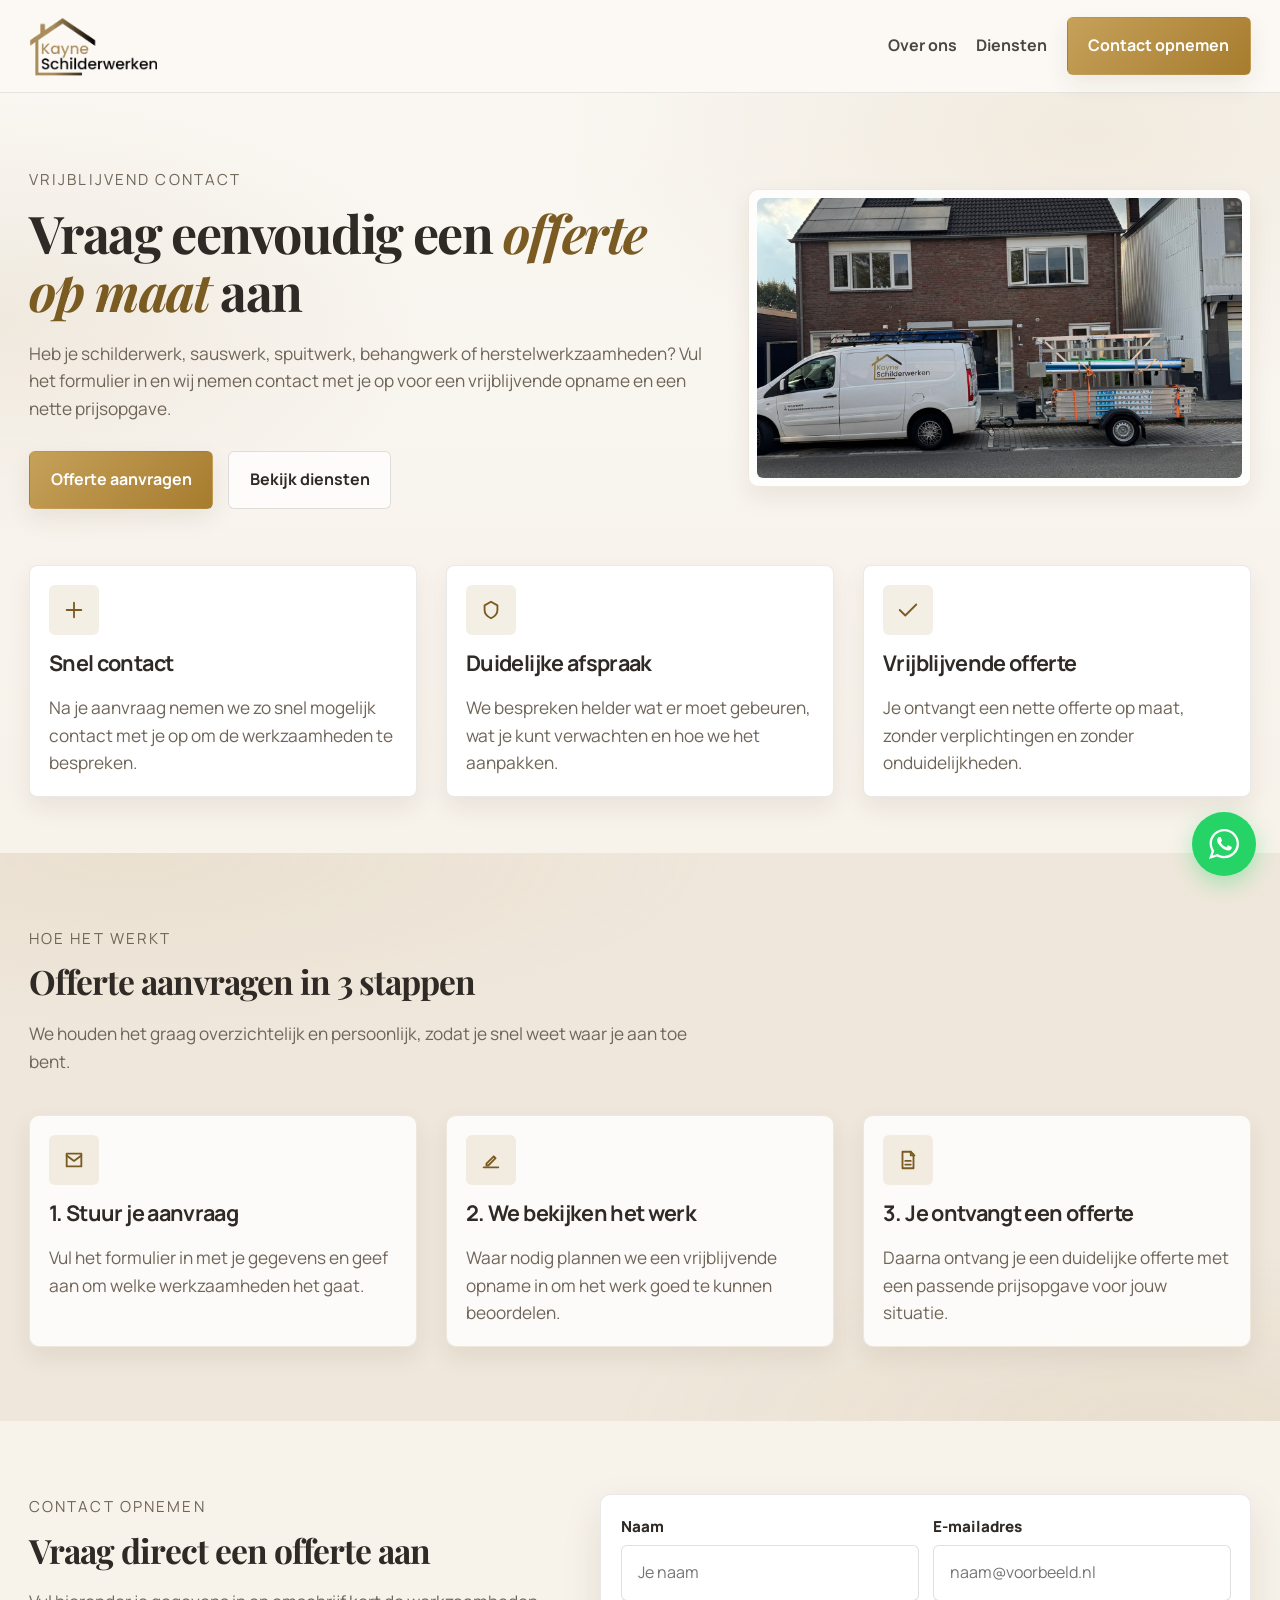
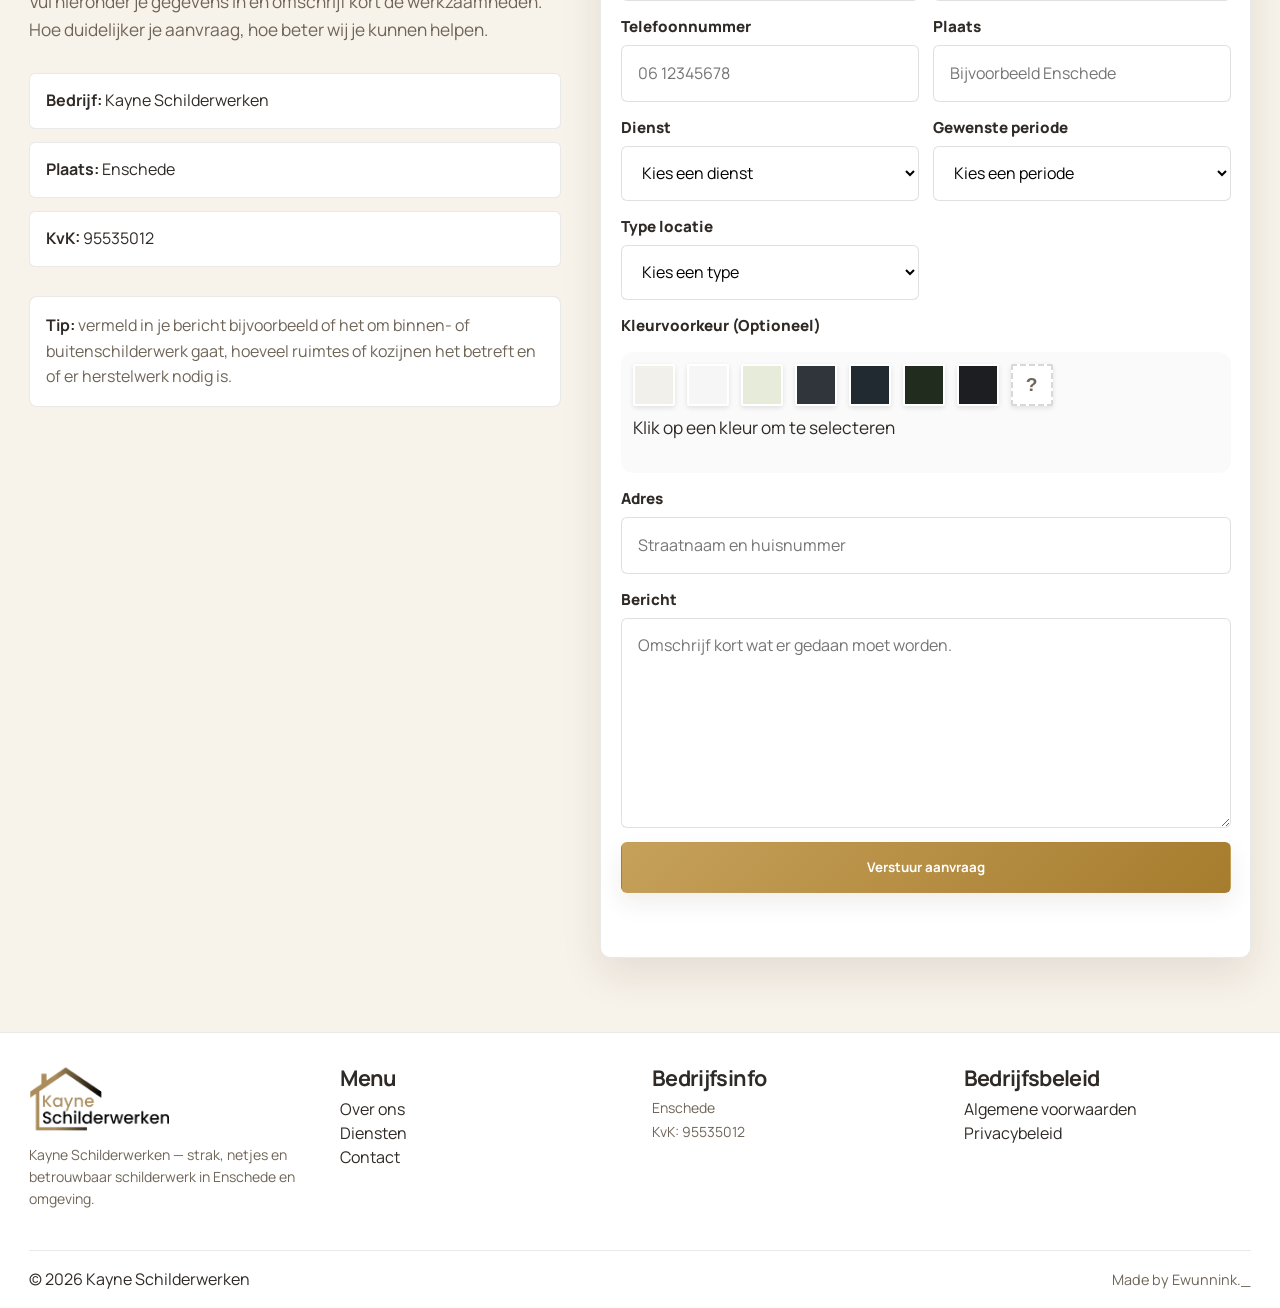
<file: contact-opnemen.html>
<!doctype html>
<html lang="nl">
<head>
  <meta charset="utf-8" />
  <meta name="viewport" content="width=device-width, initial-scale=1" />
  <title>Contact opnemen • Kayne Schilderwerken</title>
  <meta name="description" content="Vraag vrijblijvend een offerte aan bij Kayne Schilderwerken. Voor binnen- en buitenschilderwerk, spuitwerk, sauswerk, behangen, houtrotreparatie, glaszetten en kitwerk." />
  <link rel="canonical" href="https://www.kayneschilderwerken.nl/contact-opnemen." />
   <link rel="icon" href="/favicon (2).png" type="image/png">


  <link rel="preconnect" href="https://fonts.googleapis.com">
  <link rel="preconnect" href="https://fonts.gstatic.com" crossorigin>
  <link href="https://fonts.googleapis.com/css2?family=Manrope:wght@400;500;600;700;800&family=Playfair+Display:wght@600;700&display=swap" rel="stylesheet">
  <link rel="stylesheet" href="contact-opnemen.css" />

  <style>
    .contact-hero-card,
    .contact-info-card,
    .contact-step-card{
      background: rgba(255,255,255,.84);
      border: 1px solid rgba(155,122,69,.16);
      box-shadow: var(--shadow-soft);
      border-radius: 10px;
    }

    .contact-hero-card{
      padding: 0.5rem;
    }

    .contact-hero-list{
      margin: 1rem 0 0;
      padding: 0;
      list-style: none;
      display: grid;
      gap: .7rem;
    }

    .contact-hero-list li{
      display: flex;
      align-items: flex-start;
      gap: .65rem;
    }

    .contact-hero-list li::before{
      content: "";
      width: 10px;
      height: 10px;
      margin-top: .45rem;
      border-radius: 2px;
      background: var(--brand);
      flex: 0 0 auto;
    }

    .contact-card-grid{
      display: grid;
      grid-template-columns: repeat(3, 1fr);
      gap: var(--space-3);
    }

    .contact-info-card,
    .contact-step-card{
      padding: 1.2rem;
    }

    .contact-info-card p,
    .contact-step-card p{
      color: var(--muted);
      margin: 0;
    }

    .contact-card-icon{
      width: 50px;
      height: 50px;
      display: grid;
      place-items: center;
      border-radius: 6px;
      background: var(--brand-soft);
      color: var(--brand-dark);
      margin-bottom: 1rem;
    }

    .contact-card-icon svg{
      width: 22px;
      height: 22px;
    }

    .contact-form-wrap{
      display: grid;
      grid-template-columns: .9fr 1.1fr;
      gap: var(--space-4);
      align-items: start;
    }

    .contact-note{
      background: var(--surface);
      border: 1px solid var(--line);
      border-radius: 8px;
      padding: 1rem;
      color: var(--muted);
    }

    .contact-note strong{
      color: var(--text);
    }

    .contact-extra-points{
      display: grid;
      gap: .8rem;
      margin-top: var(--space-3);
    }

    .contact-extra-point{
      display: flex;
      gap: .8rem;
      align-items: flex-start;
      background: #fff;
      border: 1px solid var(--line);
      border-radius: 6px;
      padding: .95rem 1rem;
    }

    .contact-extra-point svg{
      width: 18px;
      height: 18px;
      color: var(--brand-dark);
      flex: 0 0 auto;
      margin-top: .15rem;
    }

    @media (max-width: 980px){
      .contact-card-grid,
      .contact-form-wrap{
        grid-template-columns: 1fr;
      }
    }
  </style>
</head>
<body>
  <a class="skip-link" href="#main">Direct naar inhoud</a>

  <header class="site-header" data-elevate>
    <div class="container header-inner">
      <a class="brand" href="/" aria-label="Kayne Schilderwerken home">
        <img class="brand-logo" src="Logo Kayne Schilderwerken.png" alt="Kayne Schilderwerken logo">
      </a>

      <nav class="nav" aria-label="Hoofdnavigatie">
        <button class="nav-toggle" type="button" aria-expanded="false" aria-controls="navMenu">
          <span class="nav-toggle-lines" aria-hidden="true"></span>
          <span class="sr-only">Menu</span>
        </button>

        <div id="navMenu" class="nav-menu">
          <a href="/over-ons">Over ons</a>
          <a href="/diensten">Diensten</a>
          <a href="/contact-opnemen" class="btn btn-primary">Contact opnemen</a>
        </div>
      </nav>
    </div>
  </header>

  <main id="main">
    <section class="hero">
      <div class="hero-bg" aria-hidden="true"></div>

      <div class="container hero-grid">
        <div class="hero-copy reveal">
          <p class="kicker">Vrijblijvend contact</p>
          <h1>
            Vraag eenvoudig een
            <span class="accent"><em>offerte op maat</em></span> aan
          </h1>
          <p class="lead">
            Heb je schilderwerk, sauswerk, spuitwerk, behangwerk of herstelwerkzaamheden?
            Vul het formulier in en wij nemen contact met je op voor een vrijblijvende opname en een nette prijsopgave.
          </p>

          <div class="hero-actions">
            <a class="btn btn-primary" href="#offerte-formulier">Offerte aanvragen</a>
            <a class="btn btn-ghost" href="diensten.html">Bekijk diensten</a>
          </div>
        </div>

        <div class="hero-panel reveal">
          <div class="contact-hero-card">
            <img src="Kayne Schilderwerk Afbeelding Werkbus 2.jpg" alt="Werkbus van Kayne Schilderwerken" class="hero-logo">
          </div>
        </div>
      </div>

      <div class="container usp-row">
        <article class="usp-card reveal">
          <div class="usp-icon">
            <svg viewBox="0 0 24 24" fill="none" stroke="currentColor" stroke-width="2" stroke-linecap="round" stroke-linejoin="round">
              <path d="M4 12h16"></path>
              <path d="M12 4v16"></path>
            </svg>
          </div>
          <h3>Snel contact</h3>
          <p>Na je aanvraag nemen we zo snel mogelijk contact met je op om de werkzaamheden te bespreken.</p>
        </article>

        <article class="usp-card reveal">
          <div class="usp-icon">
            <svg viewBox="0 0 24 24" fill="none" stroke="currentColor" stroke-width="2" stroke-linecap="round" stroke-linejoin="round">
              <path d="M12 3l7 4v5c0 5-3.5 7.5-7 9-3.5-1.5-7-4-7-9V7l7-4z"></path>
            </svg>
          </div>
          <h3>Duidelijke afspraak</h3>
          <p>We bespreken helder wat er moet gebeuren, wat je kunt verwachten en hoe we het aanpakken.</p>
        </article>

        <article class="usp-card reveal">
          <div class="usp-icon">
            <svg viewBox="0 0 24 24" fill="none" stroke="currentColor" stroke-width="2" stroke-linecap="round" stroke-linejoin="round">
              <path d="M3 12l6 6L21 6"></path>
            </svg>
          </div>
          <h3>Vrijblijvende offerte</h3>
          <p>Je ontvangt een nette offerte op maat, zonder verplichtingen en zonder onduidelijkheden.</p>
        </article>
      </div>
    </section>

    <section class="section section-soft">
      <div class="container">
        <div class="section-head reveal">
          <p class="section-kicker">Hoe het werkt</p>
          <h2>Offerte aanvragen in 3 stappen</h2>
          <p class="section-lead">
            We houden het graag overzichtelijk en persoonlijk, zodat je snel weet waar je aan toe bent.
          </p>
        </div>

        <div class="contact-card-grid">
          <article class="contact-step-card reveal">
            <div class="contact-card-icon">
              <svg viewBox="0 0 24 24" fill="none" stroke="currentColor" stroke-width="2" stroke-linecap="round" stroke-linejoin="round">
                <path d="M4 5h16v14H4z"></path>
                <path d="M4 7l8 6 8-6"></path>
              </svg>
            </div>
            <h3>1. Stuur je aanvraag</h3>
            <p>Vul het formulier in met je gegevens en geef aan om welke werkzaamheden het gaat.</p>
          </article>

          <article class="contact-step-card reveal">
            <div class="contact-card-icon">
              <svg viewBox="0 0 24 24" fill="none" stroke="currentColor" stroke-width="2" stroke-linecap="round" stroke-linejoin="round">
                <path d="M4 20h16"></path>
                <path d="M7 16l8-8 2 2-8 8H7v-2z"></path>
              </svg>
            </div>
            <h3>2. We bekijken het werk</h3>
            <p>Waar nodig plannen we een vrijblijvende opname in om het werk goed te kunnen beoordelen.</p>
          </article>

          <article class="contact-step-card reveal">
            <div class="contact-card-icon">
              <svg viewBox="0 0 24 24" fill="none" stroke="currentColor" stroke-width="2" stroke-linecap="round" stroke-linejoin="round">
                <path d="M6 3h9l3 3v15H6z"></path>
                <path d="M15 3v4h4"></path>
                <path d="M9 13h6"></path>
                <path d="M9 17h6"></path>
              </svg>
            </div>
            <h3>3. Je ontvangt een offerte</h3>
            <p>Daarna ontvang je een duidelijke offerte met een passende prijsopgave voor jouw situatie.</p>
          </article>
        </div>
      </div>
    </section>

    <section id="offerte-formulier" class="section">
      <div class="container contact-form-wrap">
        <div class="contact-copy reveal">
          <p class="section-kicker">Contact opnemen</p>
          <h2>Vraag direct een offerte aan</h2>
          <p class="section-lead">
            Vul hieronder je gegevens in en omschrijf kort de werkzaamheden. Hoe duidelijker je aanvraag, hoe beter wij je kunnen helpen.
          </p>

          <div class="contact-points">
            <div class="contact-point"><strong>Bedrijf:</strong> Kayne Schilderwerken</div>
            <div class="contact-point"><strong>Plaats:</strong> Enschede</div>
            <div class="contact-point"><strong>KvK:</strong> 95535012</div>
          </div>

          <div class="contact-note" style="margin-top: var(--space-3);">
            <strong>Tip:</strong> vermeld in je bericht bijvoorbeeld of het om binnen- of buitenschilderwerk gaat, hoeveel ruimtes of kozijnen het betreft en of er herstelwerk nodig is.
          </div>
        </div>

        <form class="form reveal" autocomplete="on">
          <div class="field">
            <label for="naam">Naam</label>
            <input id="naam" name="naam" type="text" placeholder="Je naam" required>
          </div>

          <div class="field">
            <label for="email">E-mailadres</label>
            <input id="email" name="email" type="email" placeholder="naam@voorbeeld.nl" required>
          </div>

          <div class="field">
            <label for="telefoon">Telefoonnummer</label>
            <input id="telefoon" name="telefoon" type="tel" placeholder="06 12345678">
          </div>

          <div class="field">
            <label for="plaats">Plaats</label>
            <input id="plaats" name="plaats" type="text" placeholder="Bijvoorbeeld Enschede">
          </div>

          <div class="field">
            <label for="dienst">Dienst</label>
            <select id="dienst" name="dienst" required>
              <option value="" disabled selected>Kies een dienst</option>
              <option>Binnenschilderwerk</option>
              <option>Buitenschilderwerk</option>
              <option>Spuitwerk</option>
              <option>Sauswerk</option>
              <option>Behangen</option>
              <option>Houtrotreparatie</option>
              <option>Glaszetten</option>
              <option>Kitwerk</option>
              <option>Kleine herstelklussen</option>
              <option>Meerdere werkzaamheden</option>
            </select>
          </div>

          <div class="field">
            <label for="uitvoering">Gewenste periode</label>
            <select id="uitvoering" name="uitvoering">
              <option value="" selected>Kies een periode</option>
              <option>Zo snel mogelijk</option>
              <option>Binnen 1 maand</option>
              <option>Binnen 3 maanden</option>
              <option>Later in overleg</option>
            </select>
          </div>

          <div class="field">
            <label for="locatie-type">Type locatie</label>
            <select id="locatie-type" name="locatie-type">
              <option value="" selected>Kies een type</option>
              <option>Woning</option>
              <option>Appartement</option>
              <option>Bedrijfspand</option>
              <option>Overig</option>
            </select>
          </div>

          <div class="field field--full">
  <label>Kleurvoorkeur (Optioneel)</label>
  <div class="color-swatch-container">
    <input type="hidden" name="gekozen_ral_kleur" id="selected-ral" value="Nog geen keuze">
    
    <div class="swatches">
      <button type="button" class="swatch" data-name="RAL 9010 (Zuiver wit)" title="RAL 9010" style="background-color: #F1F0EA;"></button>
      <button type="button" class="swatch" data-name="RAL 9016 (Verkeerswit)" title="RAL 9016" style="background-color: #F6F6F6;"></button>
      <button type="button" class="swatch" data-name="RAL 9001 (Crèmewit)" title="RAL 9001" style="background-color: #E7EBDA;"></button>
      <button type="button" class="swatch" data-name="RAL 7016 (Antraciet)" title="RAL 7016" style="background-color: #2F353B;"></button>
      <button type="button" class="swatch" data-name="RAL 7021 (Zwartgrijs)" title="RAL 7021" style="background-color: #202A30;"></button>
      <button type="button" class="swatch" data-name="RAL 6009 (Dennengroen)" title="RAL 6009" style="background-color: #212C1F;"></button>
      <button type="button" class="swatch" data-name="RAL 9005 (Gitzwart)" title="RAL 9005" style="background-color: #1D1E22;"></button>
      <button type="button" class="swatch-other" id="btn-custom-color" title="Andere kleur">?</button>
    </div>
    <p id="color-display-name" class="fineprint">Klik op een kleur om te selecteren</p>
    
    <input type="text" id="custom-color-input" name="andere_kleur" placeholder="Voer RAL code of kleurnaam in..." style="display:none; margin-top: 10px; width: 100%; padding: 0.8rem; border-radius: 8px; border: 1px solid rgba(0,0,0,0.1);">
  </div>
</div>

<div class="field field--full">
  <label for="adres">Adres</label>
  <input id="adres" name="adres" type="text" placeholder="Straatnaam en huisnummer" />
</div>

          <div class="field field--full">
            <label for="bericht">Bericht</label>
            <textarea id="bericht" name="bericht" rows="7" placeholder="Omschrijf kort wat er gedaan moet worden." required></textarea>
          </div>

          <div class="field field--full">
            <button class="btn btn-primary btn-block" type="submit">Verstuur aanvraag</button>
          </div>
        </form>
      </div>
    </section>
  </main>

  <footer class="footer">
  <div class="container footer-grid">
    <div>
      <img class="brand-logo footer-logo" src="Logo Kayne Schilderwerken.png" alt="Kayne Schilderwerken logo">
      <p class="muted">Kayne Schilderwerken — strak, netjes en betrouwbaar schilderwerk in Enschede en omgeving.</p>
    </div>

    <div class="footer-col">
      <h3>Menu</h3>
      <a href="/over-ons">Over ons</a>
      <a href="/diensten">Diensten</a>
      <a href="/contact-opnemen">Contact</a>
    </div>

    <div class="footer-col">
      <h3>Bedrijfsinfo</h3>
      <p class="muted">Enschede</p>
      <p class="muted">KvK: 95535012</p>
    </div>

    <div class="footer-col">
      <h3>Bedrijfsbeleid</h3>
      <a href="/algemene-voorwaarden">Algemene voorwaarden</a>
      <a href="/privacybeleid">Privacybeleid</a>
    </div>
  </div>

  <div class="container footer-bottom">
  <span>© <span id="year"></span> Kayne Schilderwerken</span>

  <a 
    href="https://www.instagram.com/ewunnink._/" 
    target="_blank" 
    rel="noopener noreferrer"
    class="made-by"
  >
    Made by Ewunnink._
  </a>
</div>
</footer>
    <div class="whatsapp-wrapper">
  <button
    id="kayne-whatsapp-button"
    class="whatsapp-button"
    aria-label="Open WhatsApp chat"
    type="button"
  >
     <svg xmlns="http://www.w3.org/2000/svg" width="33" height="33" viewBox="0 0 24 24" fill="white" aria-hidden="true">
        <path d="M24 11.7c0 6.45-5.27 11.68-11.78 11.68-2.07 0-4-.53-5.7-1.45L0 24l2.13-6.27a11.57 11.57 0 0 1-1.7-6.04C.44 5.23 5.72 0 12.23 0 18.72 0 24 5.23 24 11.7M12.22 1.85c-5.46 0-9.9 4.41-9.9 9.83 0 2.15.7 4.14 1.88 5.76L2.96 21.1l3.8-1.2a9.9 9.9 0 0 0 5.46 1.62c5.46 0 9.9-4.4 9.9-9.83a9.88 9.88 0 0 0-9.9-9.83m5.95 12.52c-.08-.12-.27-.19-.56-.33-.28-.14-1.7-.84-1.97-.93-.26-.1-.46-.15-.65.14-.2.29-.75.93-.91 1.12-.17.2-.34.22-.63.08-.29-.15-1.22-.45-2.32-1.43a8.64 8.64 0 0 1-1.6-1.98c-.18-.29-.03-.44.12-.58.13-.13.29-.34.43-.5.15-.17.2-.3.29-.48.1-.2.05-.36-.02-.5-.08-.15-.65-1.56-.9-2.13-.24-.58-.48-.48-.64-.48-.17 0-.37-.03-.56-.03-.2 0-.5.08-.77.36-.26.29-1 .98-1 2.4 0 1.4 1.03 2.76 1.17 2.96.14.19 2 3.17 4.93 4.32 2.94 1.15 2.94.77 3.47.72.53-.05 1.7-.7 1.95-1.36.24-.67.24-1.25.17-1.37"></path>
      </svg>
  </button>

  <div
    id="kayne-whatsapp-chat"
    class="whatsapp-chat"
    role="dialog"
    aria-modal="true"
    aria-labelledby="kayne-whatsapp-title"
  >

    <div class="whatsapp-chat-header">
      <div class="whatsapp-chat-header-text">
        <h3 id="kayne-whatsapp-title">Kayne Schilderwerken</h3>
        <p>De snelste manier om contact <br>met ons op te nemen</p>
      </div>

      <button
        id="kayne-chat-close"
        class="whatsapp-chat-close"
        type="button"
        aria-label="Sluiten"
      >
        ✕
      </button>
    </div>

    <div class="whatsapp-chat-body">
      <p>Hey 👋 Waar kunnen we je mee helpen?</p>
    </div>

    <div class="whatsapp-chat-footer">
      <input
        id="kayne-chat-input"
        type="text"
        placeholder="Typ een bericht..."
        aria-label="Typ een WhatsApp bericht"
      >

      <button
        id="kayne-chat-send"
        class="whatsapp-send-button"
        type="button"
        aria-label="Versturen"
      >
        ➤
      </button>
    </div>

  </div>
</div>

  <script src="script.js"></script>
</body>
</html>
</file>
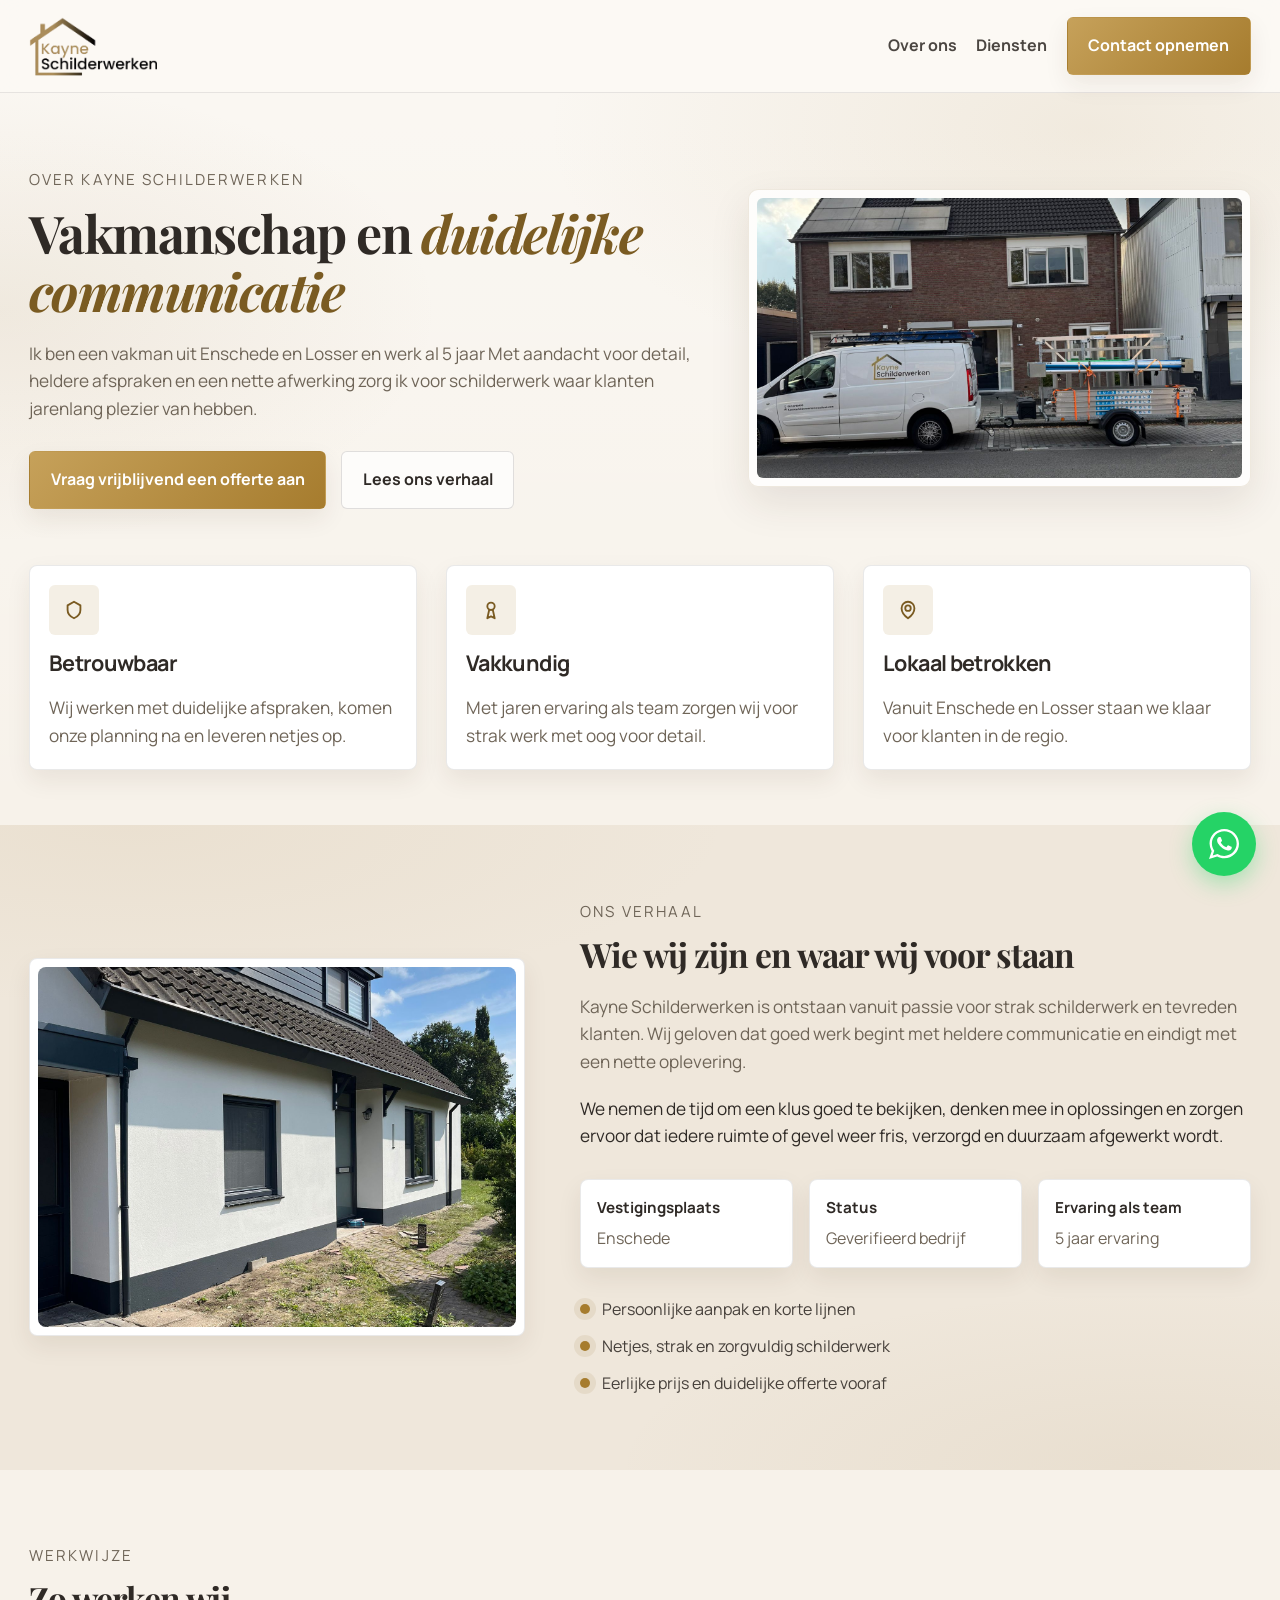
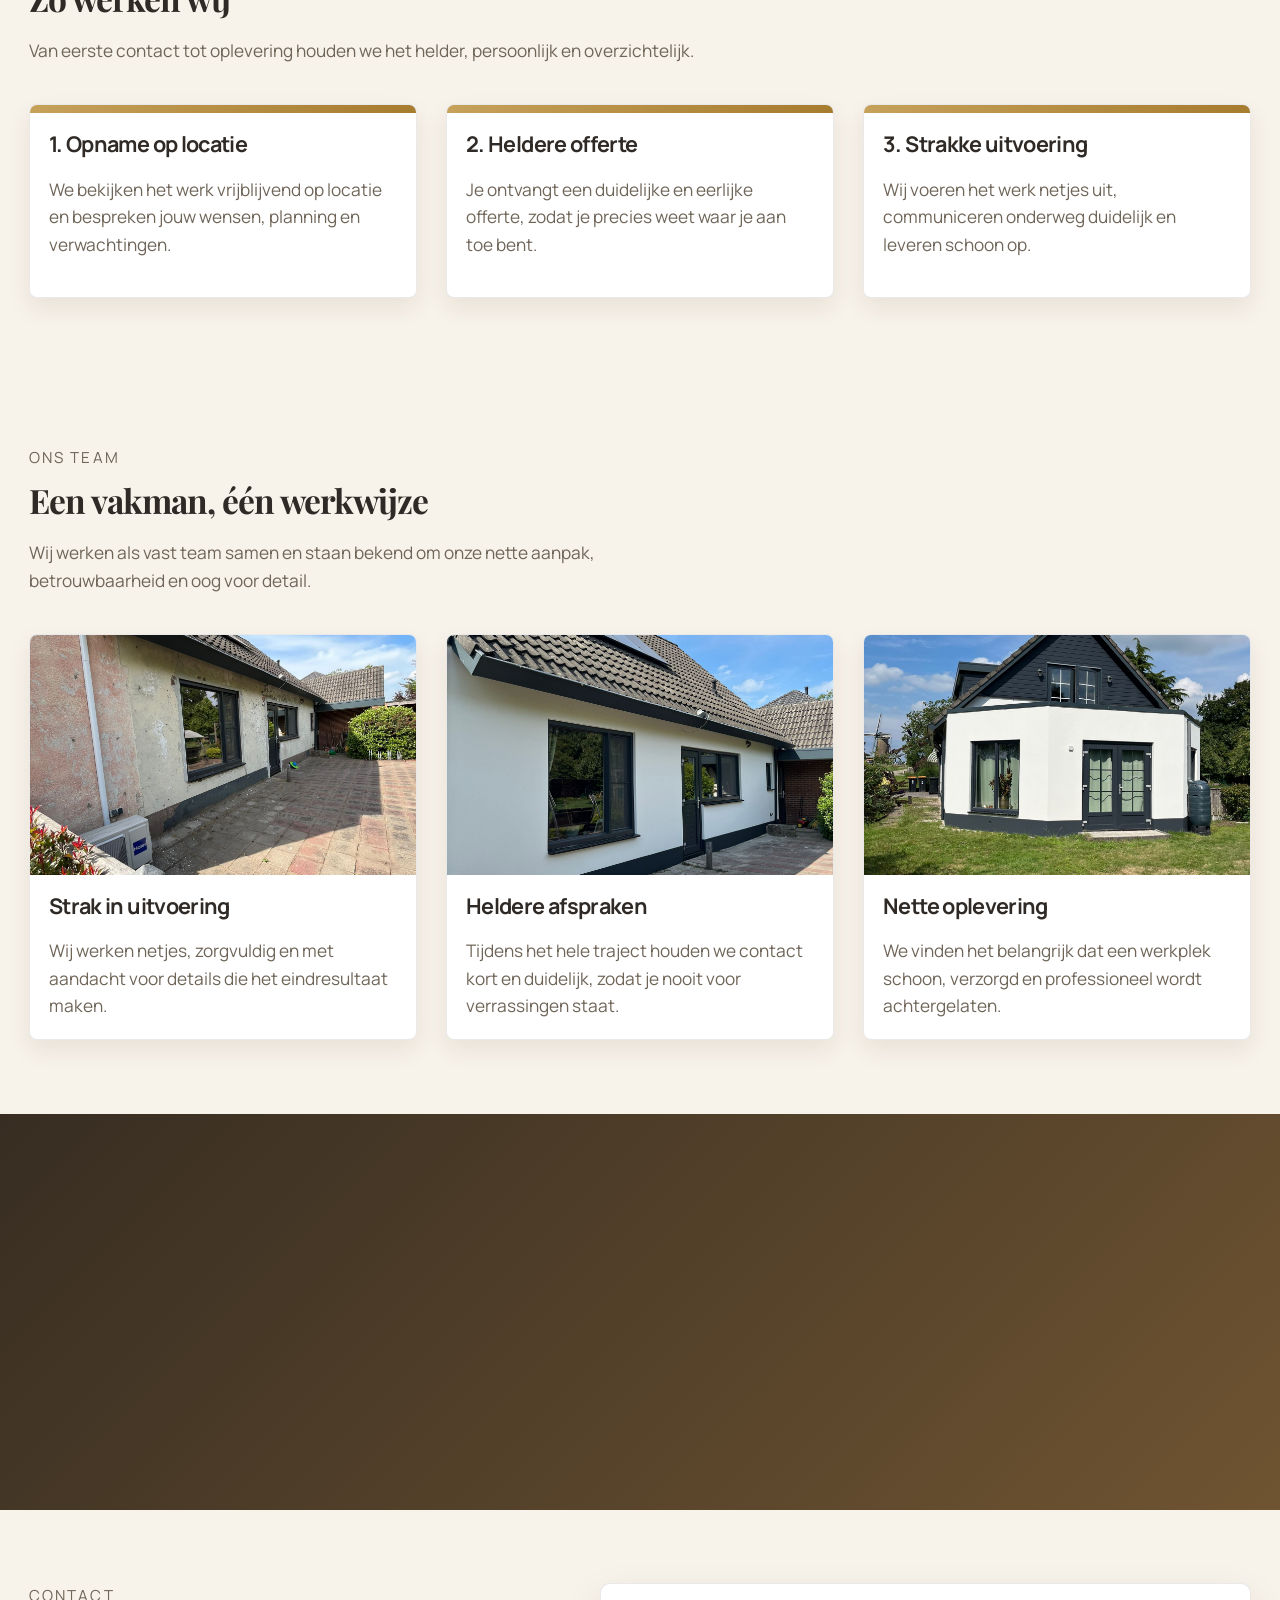
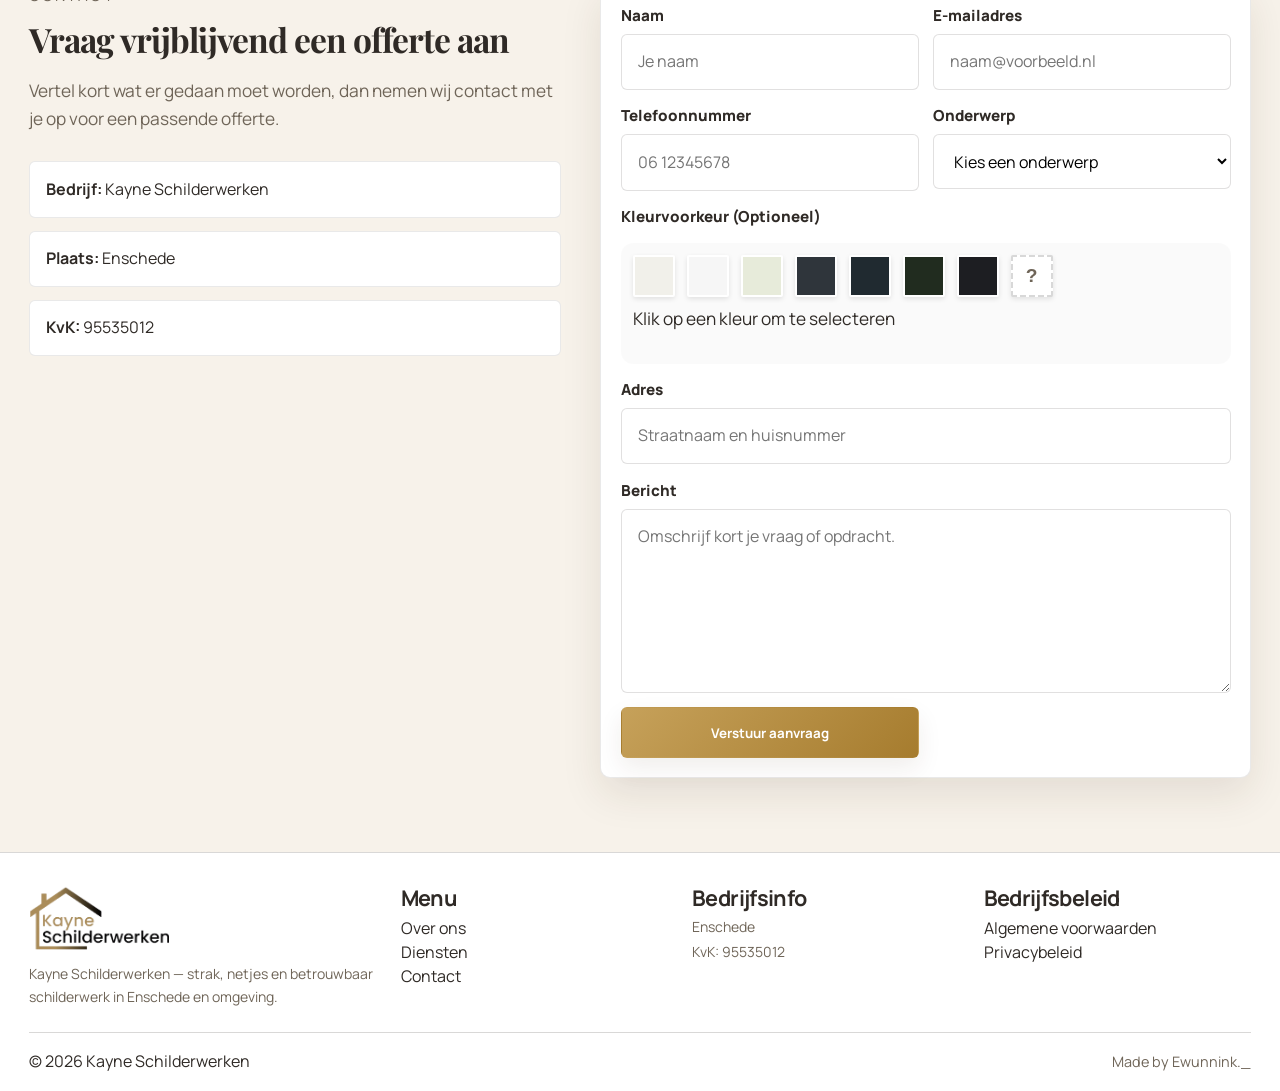
<file: over-ons.html>
<!doctype html>
<html lang="nl">
<head>
  <meta charset="utf-8" />
  <meta name="viewport" content="width=device-width, initial-scale=1" />
  <title>Over ons • Kayne Schilderwerken</title>
  <meta name="description" content="Lees meer over Kayne Schilderwerken. Een vakman uit Enschede en Losser met oog voor strak schilderwerk, duidelijke communicatie en nette oplevering." />
  <link rel="canonical" href="https://www.kayneschilderwerken.nl/over-ons." />
   <link rel="icon" href="/favicon (2).png" type="image/png">

  <link rel="preconnect" href="https://fonts.googleapis.com">
  <link rel="preconnect" href="https://fonts.gstatic.com" crossorigin>
  <link href="https://fonts.googleapis.com/css2?family=Manrope:wght@400;500;600;700;800&family=Playfair+Display:wght@600;700&display=swap" rel="stylesheet">
  <link rel="stylesheet" href="over-ons.css" />
</head>
<body>
  <a class="skip-link" href="#main">Direct naar inhoud</a>

  <header class="site-header" data-elevate>
    <div class="container header-inner">
      <a class="brand" href="/" aria-label="Kayne Schilderwerken home">
        <img class="brand-logo" src="Logo Kayne Schilderwerken.png" alt="Kayne Schilderwerken logo">
      </a>

    <nav class="nav" aria-label="Hoofdnavigatie">
        <button class="nav-toggle" type="button" aria-expanded="false" aria-controls="navMenu">
          <span class="nav-toggle-lines" aria-hidden="true"></span>
          <span class="sr-only">Menu</span>
        </button>

        <div id="navMenu" class="nav-menu">
          <a href="/over-ons">Over ons</a>
          <a href="/diensten">Diensten</a>
          <a href="/contact-opnemen" class="btn btn-primary">Contact opnemen</a>
        </div>
      </nav>
    </div>
  </header>

  <main id="main">
    <section class="hero hero-about">
      <div class="hero-bg" aria-hidden="true"></div>

      <div class="container hero-grid">
        <div class="hero-copy reveal">
          <p class="kicker">Over Kayne Schilderwerken</p>
          <h1>
            Vakmanschap en
            <span class="accent"><em>duidelijke communicatie</em></span>
          </h1>
          <p class="lead">
            Ik ben een vakman uit Enschede en Losser en werk al 5 jaar
            Met aandacht voor detail, heldere afspraken en een nette afwerking zorg ik voor
            schilderwerk waar klanten jarenlang plezier van hebben.
          </p>

          <div class="hero-actions">
            <a class="btn btn-primary" href="#contact">Vraag vrijblijvend een offerte aan</a>
            <a class="btn btn-ghost" href="#verhaal">Lees ons verhaal</a>
          </div>
        </div>

        <div class="hero-panel reveal">
          <div class="hero-card">
            <img src="Kayne Schilderwerk Afbeelding Werkbus 2.jpg" alt="Werkbus van Kayne Schilderwerken" class="hero-logo">
          </div>
        </div>
      </div>

      <div class="container usp-row">
        <article class="usp-card reveal">
          <div class="usp-icon">
            <svg viewBox="0 0 24 24" fill="none" stroke="currentColor" stroke-width="2" stroke-linecap="round" stroke-linejoin="round">
              <path d="M12 3l7 4v5c0 5-3.5 7.5-7 9-3.5-1.5-7-4-7-9V7l7-4z"></path>
            </svg>
          </div>
          <h3>Betrouwbaar</h3>
          <p>Wij werken met duidelijke afspraken, komen onze planning na en leveren netjes op.</p>
        </article>

        <article class="usp-card reveal">
          <div class="usp-icon">
            <svg viewBox="0 0 24 24" fill="none" stroke="currentColor" stroke-width="2" stroke-linecap="round" stroke-linejoin="round">
              <circle cx="12" cy="8" r="4"></circle>
              <path d="M10 12l-2 9 4-2 4 2-2-9"></path>
            </svg>
          </div>
          <h3>Vakkundig</h3>
          <p>Met jaren ervaring als team zorgen wij voor strak werk met oog voor detail.</p>
        </article>

        <article class="usp-card reveal">
          <div class="usp-icon">
            <svg viewBox="0 0 24 24" fill="none" stroke="currentColor" stroke-width="2" stroke-linecap="round" stroke-linejoin="round">
              <path d="M12 21s-7-5-7-11a7 7 0 0 1 14 0c0 6-7 11-7 11z"></path>
              <circle cx="12" cy="10" r="3"></circle>
            </svg>
          </div>
          <h3>Lokaal betrokken</h3>
          <p>Vanuit Enschede en Losser staan we klaar voor klanten in de regio.</p>
        </article>
      </div>
    </section>

    <section id="verhaal" class="section section-soft">
      <div class="container about-grid">
        <div class="about-logo-wrap reveal">
          <div class="about-logo-card">
            <img src="Kayne Schilderwerk Afbeelding 26.jpg" alt="Kayne Schilderwerken in uitvoering">
          </div>
        </div>

        <div class="about-copy reveal">
          <p class="section-kicker">Ons verhaal</p>
          <h2>Wie wij zijn en waar wij voor staan</h2>
          <p class="section-lead">
            Kayne Schilderwerken is ontstaan vanuit passie voor strak schilderwerk en tevreden klanten.
            Wij geloven dat goed werk begint met heldere communicatie en eindigt met een nette oplevering.
          </p>
          <p>
            We nemen de tijd om een klus goed te bekijken, denken mee in oplossingen en zorgen ervoor dat
            iedere ruimte of gevel weer fris, verzorgd en duurzaam afgewerkt wordt.
          </p>

          <div class="info-boxes">
            <div class="info-box">
              <strong>Vestigingsplaats</strong>
              <span>Enschede</span>
            </div>
            <div class="info-box">
              <strong>Status</strong>
              <span>Geverifieerd bedrijf</span>
            </div>
            <div class="info-box">
              <strong>Ervaring als team</strong>
              <span>5 jaar ervaring</span>
            </div>
          </div>

          <ul class="checklist">
            <li>Persoonlijke aanpak en korte lijnen</li>
            <li>Netjes, strak en zorgvuldig schilderwerk</li>
            <li>Eerlijke prijs en duidelijke offerte vooraf</li>
          </ul>
        </div>
      </div>
    </section>

    <section id="werkwijze" class="section">
      <div class="container">
        <div class="section-head reveal">
          <p class="section-kicker">Werkwijze</p>
          <h2>Zo werken wij</h2>
          <p class="section-lead">
            Van eerste contact tot oplevering houden we het helder, persoonlijk en overzichtelijk.
          </p>
        </div>

        <div class="cards-3 process-grid">
          <article class="service-card reveal">
            <div class="service-top"></div>
            <div class="service-body">
              <h3>1. Opname op locatie</h3>
              <p>
                We bekijken het werk vrijblijvend op locatie en bespreken jouw wensen, planning en verwachtingen.
              </p>
            </div>
          </article>

          <article class="service-card reveal">
            <div class="service-top"></div>
            <div class="service-body">
              <h3>2. Heldere offerte</h3>
              <p>
                Je ontvangt een duidelijke en eerlijke offerte, zodat je precies weet waar je aan toe bent.
              </p>
            </div>
          </article>

          <article class="service-card reveal">
            <div class="service-top"></div>
            <div class="service-body">
              <h3>3. Strakke uitvoering</h3>
              <p>
                Wij voeren het werk netjes uit, communiceren onderweg duidelijk en leveren schoon op.
              </p>
            </div>
          </article>
        </div>
      </div>
    </section>

    <section id="team" class="section section-team">
      <div class="container">
        <div class="section-head reveal">
          <p class="section-kicker">Ons team</p>
          <h2>Een vakman, één werkwijze</h2>
          <p class="section-lead">
            Wij werken als vast team samen en staan bekend om onze nette aanpak, betrouwbaarheid en oog voor detail.
          </p>
        </div>

        <div class="team-grid">
          <article class="team-card reveal">
            <img src="Kayne Schilderwerk Afbeelding 22.jpg" alt="Schilderwerk in uitvoering">
            <div class="team-card-body">
              <h3>Strak in uitvoering</h3>
              <p>
                Wij werken netjes, zorgvuldig en met aandacht voor details die het eindresultaat maken.
              </p>
            </div>
          </article>

          <article class="team-card reveal">
            <img src="Kayne Schilderwerk Afbeelding 28.jpg" alt="Schilderproject van Kayne Schilderwerken">
            <div class="team-card-body">
              <h3>Heldere afspraken</h3>
              <p>
                Tijdens het hele traject houden we contact kort en duidelijk, zodat je nooit voor verrassingen staat.
              </p>
            </div>
          </article>

          <article class="team-card reveal">
            <img src="Kayne Schilderwerk Afbeelding 27.jpg" alt="Kozijnen en deuren schilderwerk">
            <div class="team-card-body">
              <h3>Nette oplevering</h3>
              <p>
                We vinden het belangrijk dat een werkplek schoon, verzorgd en professioneel wordt achtergelaten.
              </p>
            </div>
          </article>
        </div>
      </div>
    </section>

    <section class="section section-dark">
      <div class="container cta-box reveal">
        <div>
          <p class="section-kicker section-kicker-light">Vrijblijvend contact</p>
          <h2>Klaar om kennis te maken?</h2>
          <p class="section-lead section-lead-light">
            Wij komen graag langs om jouw schilderwerk te bekijken en een passende offerte te maken.
          </p>
        </div>
        <a class="btn btn-light" href="#contact">Neem contact op</a>
      </div>
    </section>

    <section id="contact" class="section">
      <div class="container contact-grid">
        <div class="contact-copy reveal">
          <p class="section-kicker">Contact</p>
          <h2>Vraag vrijblijvend een offerte aan</h2>
          <p class="section-lead">
            Vertel kort wat er gedaan moet worden, dan nemen wij contact met je op voor een passende offerte.
          </p>

          <div class="contact-points">
            <div class="contact-point"><strong>Bedrijf:</strong> Kayne Schilderwerken</div>
            <div class="contact-point"><strong>Plaats:</strong> Enschede</div>
            <div class="contact-point"><strong>KvK:</strong> 95535012</div>
          </div>
        </div>

        <form class="form reveal" autocomplete="on">
          <div class="field">
            <label for="naam">Naam</label>
            <input id="naam" name="naam" type="text" placeholder="Je naam" required>
          </div>

          <div class="field">
            <label for="email">E-mailadres</label>
            <input id="email" name="email" type="email" placeholder="naam@voorbeeld.nl" required>
          </div>

          <div class="field">
            <label for="telefoon">Telefoonnummer</label>
            <input id="telefoon" name="telefoon" type="tel" placeholder="06 12345678">
          </div>

          <div class="field">
            <label for="onderwerp">Onderwerp</label>
            <select id="onderwerp" name="onderwerp" required>
              <option value="" disabled selected>Kies een onderwerp</option>
              <option>Offerte aanvragen</option>
              <option>Meer informatie</option>
              <option>Project bespreken</option>
              <option>Terugbellen</option>
            </select>
          </div>

          <div class="field field--full">
  <label>Kleurvoorkeur (Optioneel)</label>
  <div class="color-swatch-container">
    <input type="hidden" name="gekozen_ral_kleur" id="selected-ral" value="Nog geen keuze">
    
    <div class="swatches">
      <button type="button" class="swatch" data-name="RAL 9010 (Zuiver wit)" title="RAL 9010" style="background-color: #F1F0EA;"></button>
      <button type="button" class="swatch" data-name="RAL 9016 (Verkeerswit)" title="RAL 9016" style="background-color: #F6F6F6;"></button>
      <button type="button" class="swatch" data-name="RAL 9001 (Crèmewit)" title="RAL 9001" style="background-color: #E7EBDA;"></button>
      <button type="button" class="swatch" data-name="RAL 7016 (Antraciet)" title="RAL 7016" style="background-color: #2F353B;"></button>
      <button type="button" class="swatch" data-name="RAL 7021 (Zwartgrijs)" title="RAL 7021" style="background-color: #202A30;"></button>
      <button type="button" class="swatch" data-name="RAL 6009 (Dennengroen)" title="RAL 6009" style="background-color: #212C1F;"></button>
      <button type="button" class="swatch" data-name="RAL 9005 (Gitzwart)" title="RAL 9005" style="background-color: #1D1E22;"></button>
      <button type="button" class="swatch-other" id="btn-custom-color" title="Andere kleur">?</button>
    </div>
    <p id="color-display-name" class="fineprint">Klik op een kleur om te selecteren</p>
    
    <input type="text" id="custom-color-input" name="andere_kleur" placeholder="Voer RAL code of kleurnaam in..." style="display:none; margin-top: 10px; width: 100%; padding: 0.8rem; border-radius: 8px; border: 1px solid rgba(0,0,0,0.1);">
  </div>
</div>

<div class="field field--full">
  <label for="adres">Adres</label>
  <input id="adres" name="adres" type="text" placeholder="Straatnaam en huisnummer" />
</div>

          <div class="field field--full">
            <label for="bericht">Bericht</label>
            <textarea id="bericht" name="bericht" rows="6" placeholder="Omschrijf kort je vraag of opdracht." required></textarea>
          </div>

          <button class="btn btn-primary btn-block" type="submit">Verstuur aanvraag</button>
        </form>
      </div>
    </section>
  </main>
<footer class="footer">
  <div class="container footer-grid">
    <div>
      <img class="brand-logo footer-logo" src="Logo Kayne Schilderwerken.png" alt="Kayne Schilderwerken logo">
      <p class="muted">Kayne Schilderwerken — strak, netjes en betrouwbaar schilderwerk in Enschede en omgeving.</p>
    </div>

    <div class="footer-col">
      <h3>Menu</h3>
      <a href="/over-ons">Over ons</a>
      <a href="/diensten">Diensten</a>
      <a href="/contact-opnemen">Contact</a>
    </div>

    <div class="footer-col">
      <h3>Bedrijfsinfo</h3>
      <p class="muted">Enschede</p>
      <p class="muted">KvK: 95535012</p>
    </div>

    <div class="footer-col">
      <h3>Bedrijfsbeleid</h3>
      <a href="/algemene-voorwaarden">Algemene voorwaarden</a>
      <a href="/privacybeleid">Privacybeleid</a>
    </div>
  </div>

  <div class="container footer-bottom">
  <span>© <span id="year"></span> Kayne Schilderwerken</span>

  <a 
    href="https://www.instagram.com/ewunnink._/" 
    target="_blank" 
    rel="noopener noreferrer"
    class="made-by"
  >
    Made by Ewunnink._
  </a>
</div>
</footer>

    <div class="whatsapp-wrapper">
  <button
    id="kayne-whatsapp-button"
    class="whatsapp-button"
    aria-label="Open WhatsApp chat"
    type="button"
  >
     <svg xmlns="http://www.w3.org/2000/svg" width="33" height="33" viewBox="0 0 24 24" fill="white" aria-hidden="true">
        <path d="M24 11.7c0 6.45-5.27 11.68-11.78 11.68-2.07 0-4-.53-5.7-1.45L0 24l2.13-6.27a11.57 11.57 0 0 1-1.7-6.04C.44 5.23 5.72 0 12.23 0 18.72 0 24 5.23 24 11.7M12.22 1.85c-5.46 0-9.9 4.41-9.9 9.83 0 2.15.7 4.14 1.88 5.76L2.96 21.1l3.8-1.2a9.9 9.9 0 0 0 5.46 1.62c5.46 0 9.9-4.4 9.9-9.83a9.88 9.88 0 0 0-9.9-9.83m5.95 12.52c-.08-.12-.27-.19-.56-.33-.28-.14-1.7-.84-1.97-.93-.26-.1-.46-.15-.65.14-.2.29-.75.93-.91 1.12-.17.2-.34.22-.63.08-.29-.15-1.22-.45-2.32-1.43a8.64 8.64 0 0 1-1.6-1.98c-.18-.29-.03-.44.12-.58.13-.13.29-.34.43-.5.15-.17.2-.3.29-.48.1-.2.05-.36-.02-.5-.08-.15-.65-1.56-.9-2.13-.24-.58-.48-.48-.64-.48-.17 0-.37-.03-.56-.03-.2 0-.5.08-.77.36-.26.29-1 .98-1 2.4 0 1.4 1.03 2.76 1.17 2.96.14.19 2 3.17 4.93 4.32 2.94 1.15 2.94.77 3.47.72.53-.05 1.7-.7 1.95-1.36.24-.67.24-1.25.17-1.37"></path>
      </svg>
  </button>

  <div
    id="kayne-whatsapp-chat"
    class="whatsapp-chat"
    role="dialog"
    aria-modal="true"
    aria-labelledby="kayne-whatsapp-title"
  >

    <div class="whatsapp-chat-header">
      <div class="whatsapp-chat-header-text">
        <h3 id="kayne-whatsapp-title">Kayne Schilderwerken</h3>
        <p>De snelste manier om contact <br>met ons op te nemen</p>
      </div>

      <button
        id="kayne-chat-close"
        class="whatsapp-chat-close"
        type="button"
        aria-label="Sluiten"
      >
        ✕
      </button>
    </div>

    <div class="whatsapp-chat-body">
      <p>Hey 👋 Waar kunnen we je mee helpen?</p>
    </div>

    <div class="whatsapp-chat-footer">
      <input
        id="kayne-chat-input"
        type="text"
        placeholder="Typ een bericht..."
        aria-label="Typ een WhatsApp bericht"
      >

      <button
        id="kayne-chat-send"
        class="whatsapp-send-button"
        type="button"
        aria-label="Versturen"
      >
        ➤
      </button>
    </div>

  </div>
</div>

  <script src="over-ons.js"></script>
</body>
</html>
</file>
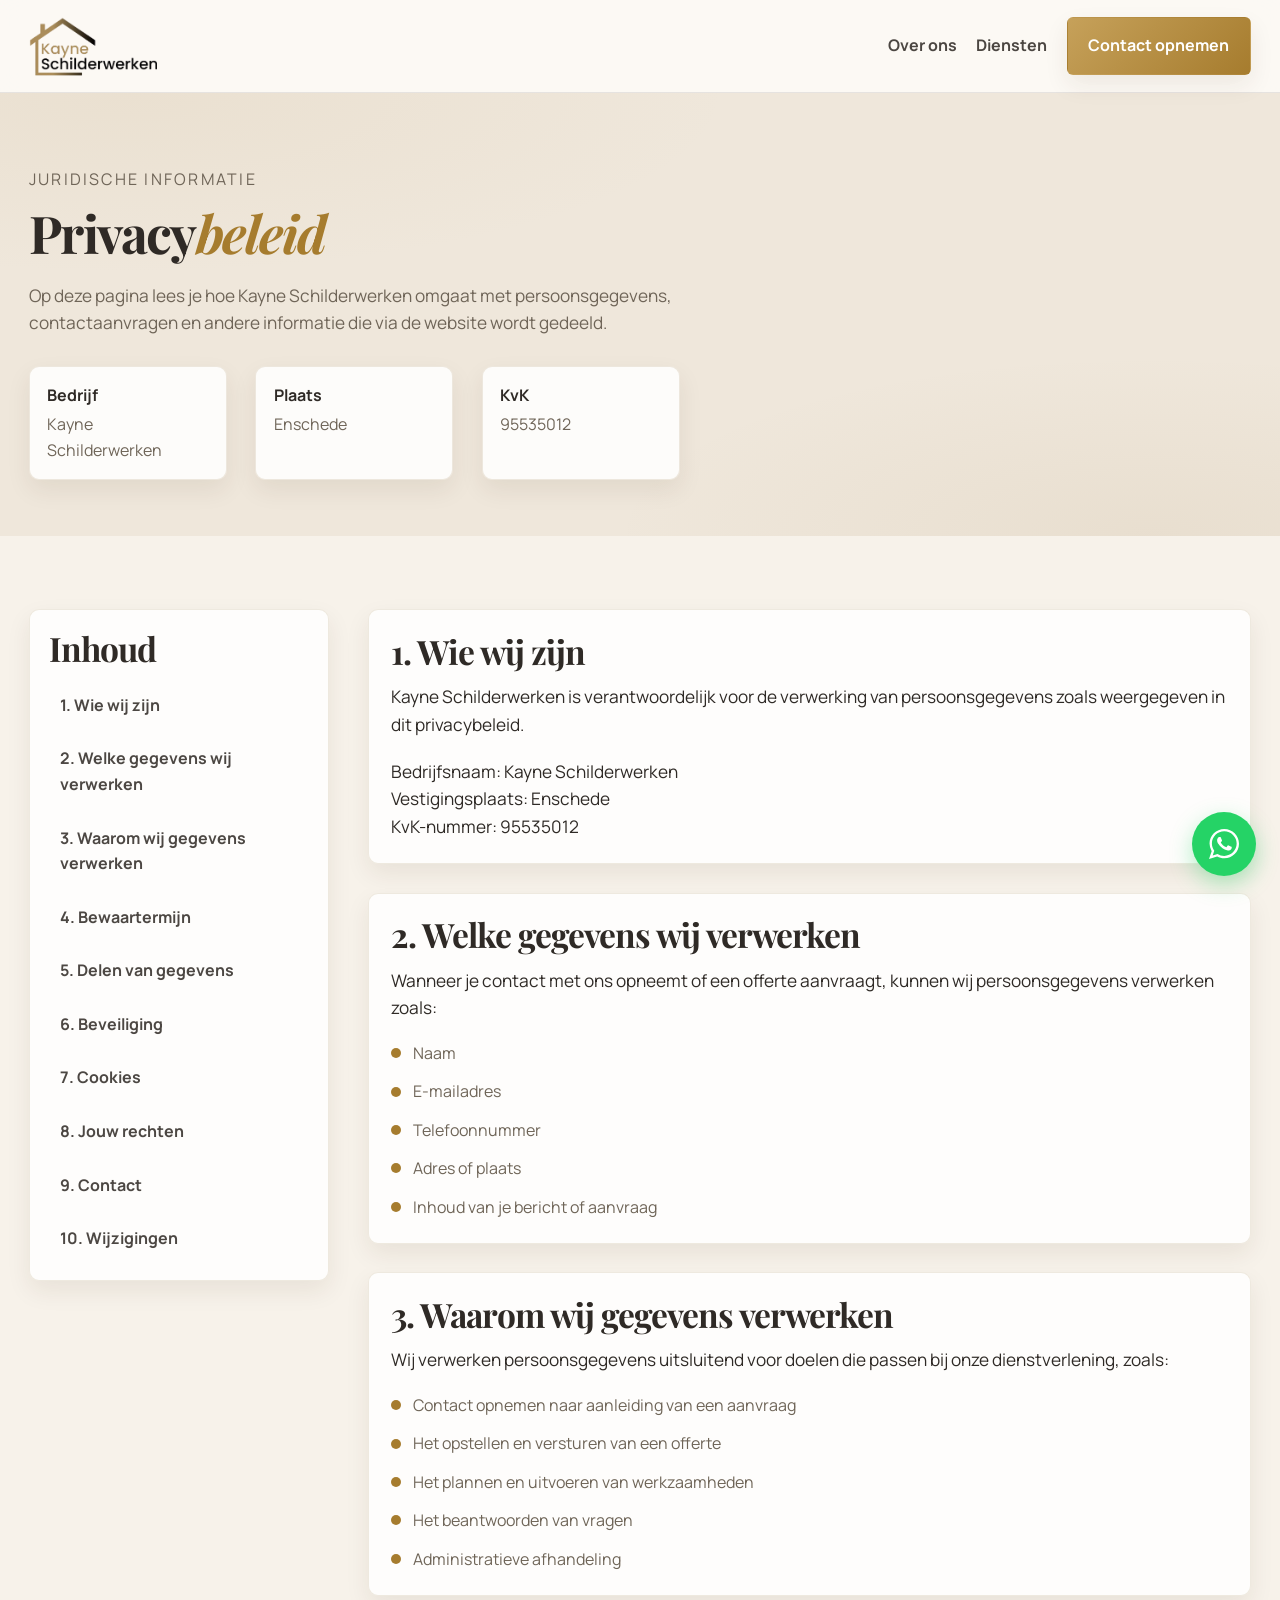
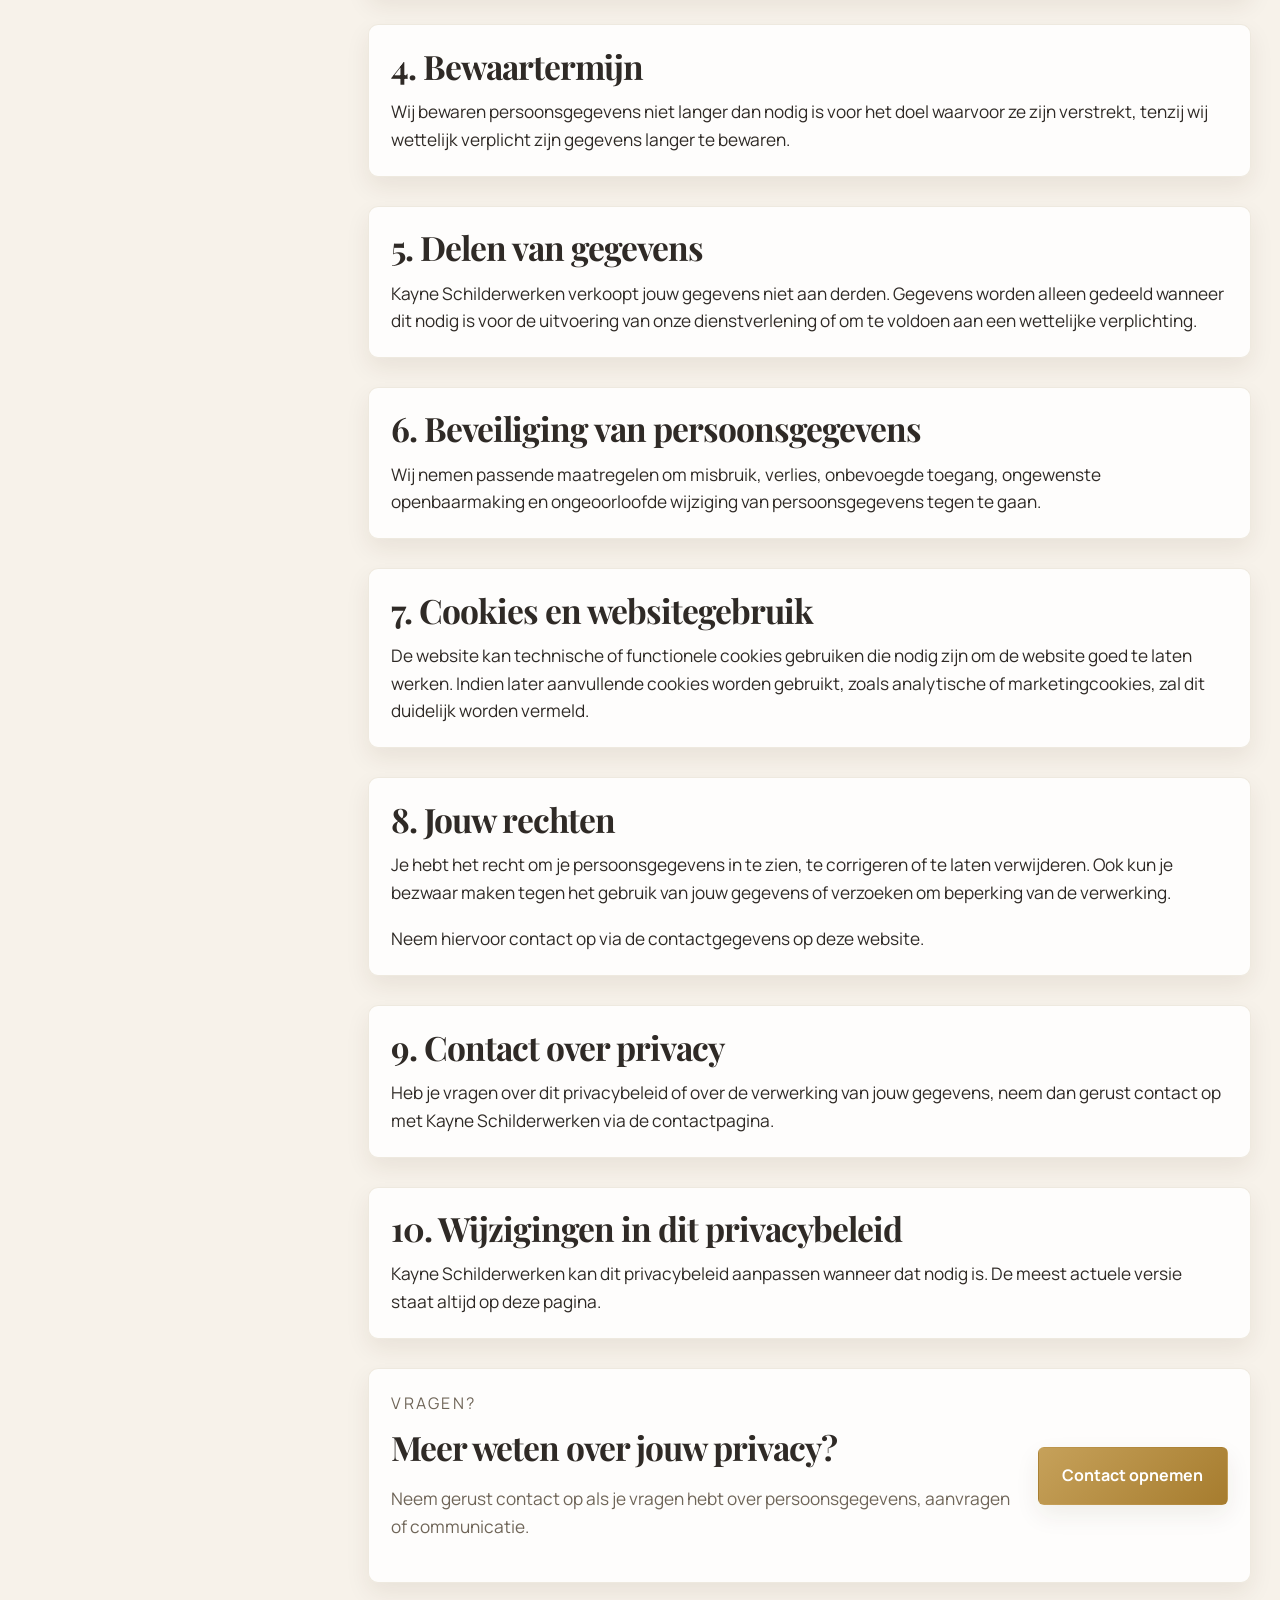
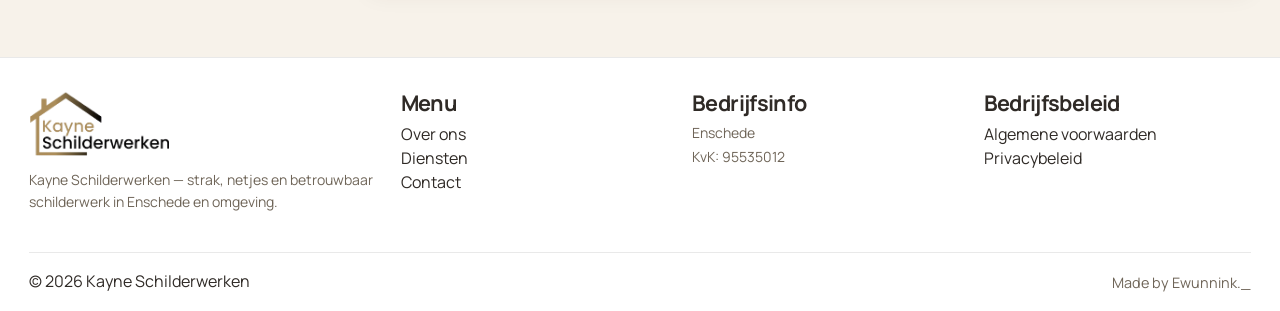
<file: privacybeleid.html>
<!doctype html>
<html lang="nl">
<head>
  <meta charset="utf-8" />
  <meta name="viewport" content="width=device-width, initial-scale=1" />
  <title>Privacybeleid • Kayne Schilderwerken</title>
  <meta name="description" content="Lees het privacybeleid van Kayne Schilderwerken." />
  <link rel="canonical" href="https://www.kayneschilderwerken.nl/privacybeleid." />
   <link rel="icon" href="/favicon (2).png" type="image/png">

  <link rel="preconnect" href="https://fonts.googleapis.com">
  <link rel="preconnect" href="https://fonts.gstatic.com" crossorigin>
  <link href="https://fonts.googleapis.com/css2?family=Manrope:wght@400;500;600;700;800&family=Playfair+Display:wght@600;700&display=swap" rel="stylesheet">

  <link rel="stylesheet" href="styles.css" />
  <link rel="stylesheet" href="privacybeleid.css" />
</head>
<body>
  <a class="skip-link" href="#main">Direct naar inhoud</a>

  <header class="site-header" data-elevate>
    <div class="container header-inner">
      <a class="brand" href="/" aria-label="Kayne Schilderwerken home">
        <img class="brand-logo" src="Logo Kayne Schilderwerken.png" alt="Kayne Schilderwerken logo">
      </a>

      <nav class="nav" aria-label="Hoofdnavigatie">
        <button class="nav-toggle" type="button" aria-expanded="false" aria-controls="navMenu">
          <span class="nav-toggle-lines" aria-hidden="true"></span>
          <span class="sr-only">Menu</span>
        </button>

        <div id="navMenu" class="nav-menu">
          <a href="/over-ons">Over ons</a>
          <a href="/diensten">Diensten</a>
          <a href="/contact-opnemen" class="btn btn-primary">Contact opnemen</a>
        </div>
      </nav>
    </div>
  </header>

  <main id="main">
    <section class="privacy-hero section-soft">
      <div class="container privacy-hero-grid">
        <div class="privacy-copy reveal">
          <p class="section-kicker">Juridische informatie</p>
          <h1>Privacy<span class="accent"><em>beleid</em></span></h1>
          <p class="section-lead">
            Op deze pagina lees je hoe Kayne Schilderwerken omgaat met persoonsgegevens,
            contactaanvragen en andere informatie die via de website wordt gedeeld.
          </p>

          <div class="privacy-meta">
            <div class="privacy-meta-card">
              <strong>Bedrijf</strong>
              <span>Kayne Schilderwerken</span>
            </div>
            <div class="privacy-meta-card">
              <strong>Plaats</strong>
              <span>Enschede</span>
            </div>
            <div class="privacy-meta-card">
              <strong>KvK</strong>
              <span>95535012</span>
            </div>
          </div>
        </div>
      </div>
    </section>

    <section class="section">
      <div class="container privacy-layout">
        <aside class="privacy-nav reveal">
          <div class="privacy-nav-card">
            <h2>Inhoud</h2>
            <a href="#artikel-1">1. Wie wij zijn</a>
            <a href="#artikel-2">2. Welke gegevens wij verwerken</a>
            <a href="#artikel-3">3. Waarom wij gegevens verwerken</a>
            <a href="#artikel-4">4. Bewaartermijn</a>
            <a href="#artikel-5">5. Delen van gegevens</a>
            <a href="#artikel-6">6. Beveiliging</a>
            <a href="#artikel-7">7. Cookies</a>
            <a href="#artikel-8">8. Jouw rechten</a>
            <a href="#artikel-9">9. Contact</a>
            <a href="#artikel-10">10. Wijzigingen</a>
          </div>
        </aside>

        <div class="privacy-content">
          <article id="artikel-1" class="privacy-card reveal">
            <h2>1. Wie wij zijn</h2>
            <p>
              Kayne Schilderwerken is verantwoordelijk voor de verwerking van persoonsgegevens
              zoals weergegeven in dit privacybeleid.
            </p>
            <p>
              Bedrijfsnaam: Kayne Schilderwerken<br>
              Vestigingsplaats: Enschede<br>
              KvK-nummer: 95535012
            </p>
          </article>

          <article id="artikel-2" class="privacy-card reveal">
            <h2>2. Welke gegevens wij verwerken</h2>
            <p>
              Wanneer je contact met ons opneemt of een offerte aanvraagt, kunnen wij
              persoonsgegevens verwerken zoals:
            </p>
            <ul class="privacy-list">
              <li>Naam</li>
              <li>E-mailadres</li>
              <li>Telefoonnummer</li>
              <li>Adres of plaats</li>
              <li>Inhoud van je bericht of aanvraag</li>
            </ul>
          </article>

          <article id="artikel-3" class="privacy-card reveal">
            <h2>3. Waarom wij gegevens verwerken</h2>
            <p>
              Wij verwerken persoonsgegevens uitsluitend voor doelen die passen bij
              onze dienstverlening, zoals:
            </p>
            <ul class="privacy-list">
              <li>Contact opnemen naar aanleiding van een aanvraag</li>
              <li>Het opstellen en versturen van een offerte</li>
              <li>Het plannen en uitvoeren van werkzaamheden</li>
              <li>Het beantwoorden van vragen</li>
              <li>Administratieve afhandeling</li>
            </ul>
          </article>

          <article id="artikel-4" class="privacy-card reveal">
            <h2>4. Bewaartermijn</h2>
            <p>
              Wij bewaren persoonsgegevens niet langer dan nodig is voor het doel waarvoor
              ze zijn verstrekt, tenzij wij wettelijk verplicht zijn gegevens langer te bewaren.
            </p>
          </article>

          <article id="artikel-5" class="privacy-card reveal">
            <h2>5. Delen van gegevens</h2>
            <p>
              Kayne Schilderwerken verkoopt jouw gegevens niet aan derden. Gegevens worden
              alleen gedeeld wanneer dit nodig is voor de uitvoering van onze dienstverlening
              of om te voldoen aan een wettelijke verplichting.
            </p>
          </article>

          <article id="artikel-6" class="privacy-card reveal">
            <h2>6. Beveiliging van persoonsgegevens</h2>
            <p>
              Wij nemen passende maatregelen om misbruik, verlies, onbevoegde toegang,
              ongewenste openbaarmaking en ongeoorloofde wijziging van persoonsgegevens
              tegen te gaan.
            </p>
          </article>

          <article id="artikel-7" class="privacy-card reveal">
            <h2>7. Cookies en websitegebruik</h2>
            <p>
              De website kan technische of functionele cookies gebruiken die nodig zijn
              om de website goed te laten werken. Indien later aanvullende cookies worden
              gebruikt, zoals analytische of marketingcookies, zal dit duidelijk worden vermeld.
            </p>
          </article>

          <article id="artikel-8" class="privacy-card reveal">
            <h2>8. Jouw rechten</h2>
            <p>
              Je hebt het recht om je persoonsgegevens in te zien, te corrigeren of te laten verwijderen.
              Ook kun je bezwaar maken tegen het gebruik van jouw gegevens of verzoeken om beperking
              van de verwerking.
            </p>
            <p>
              Neem hiervoor contact op via de contactgegevens op deze website.
            </p>
          </article>

          <article id="artikel-9" class="privacy-card reveal">
            <h2>9. Contact over privacy</h2>
            <p>
              Heb je vragen over dit privacybeleid of over de verwerking van jouw gegevens,
              neem dan gerust contact op met Kayne Schilderwerken via de contactpagina.
            </p>
          </article>

          <article id="artikel-10" class="privacy-card reveal">
            <h2>10. Wijzigingen in dit privacybeleid</h2>
            <p>
              Kayne Schilderwerken kan dit privacybeleid aanpassen wanneer dat nodig is.
              De meest actuele versie staat altijd op deze pagina.
            </p>
          </article>

          <div class="privacy-cta reveal">
            <div>
              <p class="section-kicker">Vragen?</p>
              <h2>Meer weten over jouw privacy?</h2>
              <p class="section-lead">
                Neem gerust contact op als je vragen hebt over persoonsgegevens, aanvragen of communicatie.
              </p>
            </div>
            <a class="btn btn-primary" href="contact-opnemen.html">Contact opnemen</a>
          </div>
        </div>
      </div>
    </section>
  </main>

<footer class="footer">
  <div class="container footer-grid">
    <div>
      <img class="brand-logo footer-logo" src="Logo Kayne Schilderwerken.png" alt="Kayne Schilderwerken logo">
      <p class="muted">Kayne Schilderwerken — strak, netjes en betrouwbaar schilderwerk in Enschede en omgeving.</p>
    </div>

    <div class="footer-col">
      <h3>Menu</h3>
      <a href="/over-ons">Over ons</a>
      <a href="/diensten">Diensten</a>
      <a href="/contact-opnemen">Contact</a>
    </div>

    <div class="footer-col">
      <h3>Bedrijfsinfo</h3>
      <p class="muted">Enschede</p>
      <p class="muted">KvK: 95535012</p>
    </div>

    <div class="footer-col">
      <h3>Bedrijfsbeleid</h3>
      <a href="/algemene-voorwaarden">Algemene voorwaarden</a>
      <a href="/privacybeleid">Privacybeleid</a>
    </div>
  </div>

  <div class="container footer-bottom">
  <span>© <span id="year"></span> Kayne Schilderwerken</span>

  <a 
    href="https://www.instagram.com/ewunnink._/" 
    target="_blank" 
    rel="noopener noreferrer"
    class="made-by"
  >
    Made by Ewunnink._
  </a>
</div>
</footer>

  <div class="whatsapp-wrapper">
    <button
      id="kayne-whatsapp-button"
      class="whatsapp-button"
      aria-label="Open WhatsApp chat"
      type="button"
    >
      <svg xmlns="http://www.w3.org/2000/svg" width="33" height="33" viewBox="0 0 24 24" fill="white" aria-hidden="true">
        <path d="M24 11.7c0 6.45-5.27 11.68-11.78 11.68-2.07 0-4-.53-5.7-1.45L0 24l2.13-6.27a11.57 11.57 0 0 1-1.7-6.04C.44 5.23 5.72 0 12.23 0 18.72 0 24 5.23 24 11.7M12.22 1.85c-5.46 0-9.9 4.41-9.9 9.83 0 2.15.7 4.14 1.88 5.76L2.96 21.1l3.8-1.2a9.9 9.9 0 0 0 5.46 1.62c5.46 0 9.9-4.4 9.9-9.83a9.88 9.88 0 0 0-9.9-9.83m5.95 12.52c-.08-.12-.27-.19-.56-.33-.28-.14-1.7-.84-1.97-.93-.26-.1-.46-.15-.65.14-.2.29-.75.93-.91 1.12-.17.2-.34.22-.63.08-.29-.15-1.22-.45-2.32-1.43a8.64 8.64 0 0 1-1.6-1.98c-.18-.29-.03-.44.12-.58.13-.13.29-.34.43-.5.15-.17.2-.3.29-.48.1-.2.05-.36-.02-.5-.08-.15-.65-1.56-.9-2.13-.24-.58-.48-.48-.64-.48-.17 0-.37-.03-.56-.03-.2 0-.5.08-.77.36-.26.29-1 .98-1 2.4 0 1.4 1.03 2.76 1.17 2.96.14.19 2 3.17 4.93 4.32 2.94 1.15 2.94.77 3.47.72.53-.05 1.7-.7 1.95-1.36.24-.67.24-1.25.17-1.37"></path>
      </svg>
    </button>

    <div
      id="kayne-whatsapp-chat"
      class="whatsapp-chat"
      role="dialog"
      aria-modal="true"
      aria-labelledby="kayne-whatsapp-title"
    >
      <div class="whatsapp-chat-header">
        <div class="whatsapp-chat-header-text">
          <h3 id="kayne-whatsapp-title">Kayne Schilderwerken</h3>
          <p>De snelste manier om contact <br>met ons op te nemen</p>
        </div>

        <button
          id="kayne-chat-close"
          class="whatsapp-chat-close"
          type="button"
          aria-label="Sluiten"
        >
          ✕
        </button>
      </div>

      <div class="whatsapp-chat-body">
        <p>Hey 👋 Waar kunnen we je mee helpen?</p>
      </div>

      <div class="whatsapp-chat-footer">
        <input
          id="kayne-chat-input"
          type="text"
          placeholder="Typ een bericht..."
          aria-label="Typ een WhatsApp bericht"
        >

        <button
          id="kayne-chat-send"
          class="whatsapp-send-button"
          type="button"
          aria-label="Versturen"
        >
          ➤
        </button>
      </div>
    </div>
  </div>

  <script src="privacybeleid.js"></script>
</body>
</html>
</file>
<file: styles.css>
:root{
  --bg: #f7f2ea;
  --surface: #ffffff;
  --surface-soft: #efe7db;
  --text: #2f2a26;
  --muted: #6f6558;
  --line: rgba(47, 42, 38, 0.10);

  --brand: #a67c2e;
  --brand-dark: #7a5b22;
  --brand-light: #c6a15a;
  --brand-soft: rgba(166, 124, 46, 0.12);

  --accent: #a67c2e;
  --radius: 8px;
  --shadow: 0 16px 40px rgba(58, 40, 18, 0.10);
  --shadow-soft: 0 10px 24px rgba(58, 40, 18, 0.08);
  --container: 1240px;

  --font-sans: "Manrope", system-ui, sans-serif;
  --font-serif: "Playfair Display", Georgia, serif;a
  --step--1: clamp(.88rem, .84rem + .18vw, .95rem);
  --step-0: clamp(1rem, .96rem + .25vw, 1.08rem);
  --step-1: clamp(1.18rem, 1.06rem + .5vw, 1.35rem);
  --step-2: clamp(1.55rem, 1.3rem + 1vw, 2.15rem);
  --step-3: clamp(2rem, 1.65rem + 2vw, 3.45rem);

  --space-1: clamp(.6rem, .5rem + .3vw, .8rem);
  --space-2: clamp(.9rem, .75rem + .6vw, 1.2rem);
  --space-3: clamp(1.2rem, 1rem + 1vw, 1.8rem);
  --space-4: clamp(1.6rem, 1.25rem + 1.5vw, 2.5rem);
  --space-5: clamp(2.2rem, 1.7rem + 2.2vw, 3.5rem);
  --space-6: clamp(3rem, 2.2rem + 3vw, 5rem);
}

*{ box-sizing:border-box; }
html{ scroll-behavior:smooth; }
body{
  margin:0;
  font-family:var(--font-sans);
  background:var(--bg);
  color:var(--text);
  line-height:1.6;
}
img{ max-width:100%; display:block; }
a{ color:inherit; text-decoration:none; }
p{ margin:0 0 var(--space-2); font-size:var(--step-0); }
h1,h2,h3{
  margin:0 0 var(--space-2);
  line-height:1.12;
  letter-spacing:-0.03em;
}
h1,h2{ font-family:var(--font-serif); }
h1{ font-size:var(--step-3); }
h2{ font-size:var(--step-2); }
h3{ font-size:var(--step-1); }

.container{
  width:min(var(--container), 100% - 2 * var(--space-3));
  margin-inline:auto;
}

.skip-link{
  position:absolute;
  left:-9999px;
  top:.8rem;
  background:var(--text);
  color:#fff;
  padding:.75rem 1rem;
  border-radius:4px;
  z-index:999;
}
.skip-link:focus{ left:.8rem; }

.site-header{
  position:sticky;
  top:0;
  z-index:50;
  backdrop-filter:blur(12px);
  background:rgba(252, 250, 246, 0.9);
  border-bottom:1px solid var(--line);
}
.site-header.is-elevated{
  box-shadow:0 8px 24px rgba(0,0,0,.06);
}
.header-inner{
  display:flex;
  align-items:center;
  justify-content:space-between;
  gap:1rem;
  padding:1rem 0;
}

.brand-logo{
  width:clamp(100px, 10vw, 150px);
  height:auto;
  object-fit:contain;
}

.nav{ position:relative; }
.nav-menu{
  display:flex;
  align-items:center;
  gap:1.2rem;
}
.nav-menu a{
  font-weight:700;
  color:rgba(47,41,36,.86);
}
.nav-menu a:hover{ color:var(--brand-dark); }

.nav-toggle{
  display:none;
  width:46px;
  height:46px;
  border-radius:6px;
  border:1px solid var(--line);
  background:#fff;
  align-items:center;
  justify-content:center;
  cursor:pointer;
}
.nav-toggle-lines,
.nav-toggle-lines::before,
.nav-toggle-lines::after{
  content:"";
  display:block;
  width:18px;
  height:2px;
  background:var(--text);
  border-radius:2px;
  position:relative;
}
.nav-toggle-lines::before{ position:absolute; top:-6px; left:0; }
.nav-toggle-lines::after{ position:absolute; top:6px; left:0; }

.sr-only{
  position:absolute !important;
  width:1px;
  height:1px;
  padding:0;
  margin:-1px;
  overflow:hidden;
  clip:rect(0,0,0,0);
  white-space:nowrap;
  border:0;
}

.btn{
  display:inline-flex;
  align-items:center;
  justify-content:center;
  border-radius:6px;
  padding:.95rem 1.3rem;
  font-weight:700;
  font-family:var(--font-sans);
  border:1px solid transparent;
  transition:transform .2s ease, filter .2s ease, background .2s ease;
}
.btn:hover{ transform:translateY(-1px); }

.btn-primary{
  background:linear-gradient(135deg, var(--brand-light), var(--brand));
  color:#fff;
  box-shadow:var(--shadow-soft);
}
.btn-primary:hover{
  filter:brightness(.97);
}

.site-header .btn-primary{ color:#fff !important; }

.btn-ghost{
  background:rgba(255,255,255,.7);
  color:var(--text);
  border-color:rgba(47,41,36,.14);
}
.btn-light{
  background:#fff;
  color:var(--brand-dark);
}
.btn-block{ width:100%; }

.kicker,
.section-kicker{
  display:inline-flex;
  align-items:center;
  gap:.6rem;
  font-size:var(--step--1);
  text-transform:uppercase;
  letter-spacing:.14em;
  color:var(--muted);
  margin-bottom:var(--space-1);
}
.kicker::before,
.section-kicker::before{
  content:"";
  width:10px;
  height:10px;
  border-radius:2px;
  background:var(--brand);
  box-shadow:0 0 0 6px rgba(155,122,69,.16);
  margin-right: 8px;
}

.section-kicker::before{
  display: none;
}

.kicker::before{
  display:none;
}

.section-kicker-light{ color:rgba(255,255,255,.8); }
.section-kicker-light::before{
  background:#fff;
  box-shadow:0 0 0 6px rgba(255,255,255,.12);
}

.lead,
.section-lead{
  color:var(--muted);
  max-width:62ch;
}
.section-lead-light{ color:rgba(255,255,255,.82); }

.accent{
  color:var(--brand);
  position:relative;
}

.accent::after{
  display:none;
}

.hero{
  position: relative;
  overflow: hidden;
  min-height: 85vh;
  display: flex;
  align-items: center;   /* verticale centrering */
  padding: 0;
  color: #fff;
}

.hero-copy{
  max-width: 720px;
  margin-left: 0;
  padding: 120px 0;
}

.hero h1,
.hero .kicker,
.hero .lead {
  color: #fff;
}

.hero .lead {
  color: #fff;
}

.hero .accent {
  color: --brand-light: #c6a15a;
}

.hero-actions{
  display:flex;
  gap:.9rem;
  flex-wrap:wrap;
  margin-top:var(--space-3);
}
.hero-badges{
  display:flex;
  flex-wrap:wrap;
  gap:.7rem;
  margin-top:var(--space-3);
}
.hero-badges span{
  padding:.6rem .9rem;
  background:#fff;
  border:1px solid var(--line);
  border-radius:6px;
  font-weight:700;
  font-size:var(--step--1);
}

.hero-panel{
  display: none;
}

.hero-grid{
  grid-template-columns: 1fr;
}

.hero-bg{
  position: absolute;
  inset: 0;
  background:
    url("Kayne Schilderwerk Afbeelding 28.jpg") center/cover no-repeat;
}

.hero-card-title{
  font-size:1.1rem;
  font-weight:800;
  margin-bottom:.2rem;
}
.hero-card-text{
  color:var(--muted);
}
.hero-list{
  margin:1rem 0 0;
  padding:0;
  list-style:none;
  display:grid;
  gap:.6rem;
}
.hero-list li{
  display:flex;
  align-items:flex-start;
  gap:.65rem;
}
.hero-list li::before{
  content:"";
  width:10px;
  height:10px;
  margin-top:.45rem;
  border-radius:2px;
  background:var(--brand);
  flex:0 0 auto;
}

.usp-row{
  margin-top:var(--space-5);
  display:grid;
  grid-template-columns:repeat(3, 1fr);
  gap:var(--space-3);
}
.usp-card,
.service-card,
.feature-card,
.info-box,


.about-logo-card{
  padding: 0.5rem;
  background: #fff;
  border: 1px solid #fff;
  border-radius: 12px;
}

.usp-card{
  padding:1.2rem;
}
.usp-card p{ color:var(--muted); margin:0; }
.usp-icon{
  width:50px;
  height:50px;
  display:grid;
  place-items:center;
  border-radius:6px;
  background:var(--brand-soft);
  color:var(--brand-dark);
  font-weight:800;
  margin-bottom:1rem;
}

.usp-icon svg{
  width:22px;
  height:22px;
}

.section{ padding:var(--space-6) 0; }

.section-soft{
  position: relative;
  z-index: 2;
  background:
    radial-gradient(1000px 300px at 10% 0%, rgba(199,175,133,.12), transparent 60%),
    radial-gradient(900px 300px at 90% 100%, rgba(155,122,69,.08), transparent 60%),
    var(--surface-soft);
}

.section-dark{
  background:linear-gradient(135deg, #372d22, #6f5431);
  color:#fff;
}

.about-grid{
  display:grid;
  grid-template-columns:.85fr 1.15fr;
  gap:var(--space-5);
  align-items:center;
}
.about-logo-card{
   padding: 0.5rem;
}
.about-logo-card img{
  width: 100%;
  height:320px;
  object-fit:cover;
  border-radius:8px;
}
.info-boxes{
  display:grid;
  grid-template-columns:repeat(3, 1fr);
  gap:1rem;
  margin:var(--space-3) 0;
}

.info-box{
  padding: 1rem;
  display: flex;
  flex-direction: column;
  gap: .35rem;
  background: var(--surface);
  border: 1px solid var(--surface); 
  color: #000;
  border-radius: 12px;
}

.info-box strong{
  font-size: .95rem;
  color: {--surface-soft;}
}

.info-box span{
  color: #000;
}

.checklist{
  list-style:none;
  padding:0;
  margin:0;
  display:grid;
  gap:.7rem;
}
.checklist li{
  display:flex;
  gap:.75rem;
  color:rgba(47,41,36,.88);
}
.checklist li::before{
  content:"";
  width:10px;
  height:10px;
  border-radius: 50px;
  background:var(--brand);
  margin-top:.45rem;
  box-shadow:0 0 0 6px rgba(155,122,69,.12);
  flex:0 0 auto;
}

.section-head{
  margin-bottom:var(--space-4);
}

.cards-3{
  display:grid;
  grid-template-columns:repeat(3, 1fr);
  gap:var(--space-3);
}
.service-card{
  overflow:hidden;
}
.service-top{
  height:8px;
  background:linear-gradient(90deg, var(--brand-light), var(--brand));
}
.service-body{
  padding:1.2rem;
}
.service-body p{ color:var(--muted); }

.feature-grid{
  display:grid;
  grid-template-columns:repeat(4, 1fr);
  gap:var(--space-3);
}
.feature-card{
  padding:1.2rem;
}
.feature-card p{
  color:var(--muted);
  margin:0;
}

.cta-box{
  display:flex;
  align-items:center;
  justify-content:space-between;
  gap:1.2rem;
  padding:var(--space-4);
  border:1px solid rgba(255,255,255,.14);
  border-radius:10px;
  background:rgba(255,255,255,.04);
}

.contact-grid{
  display:grid;
  grid-template-columns:.9fr 1.1fr;
  gap:var(--space-4);
  align-items:start;
  padding-top: 50px;
  padding-bottom: 50px;
}
.contact-points{
  display:grid;
  gap:.8rem;
  margin-top:var(--space-3);
}
.contact-point{
  background:#fff;
  border:1px solid var(--line);
  border-radius:6px;
  padding:.9rem 1rem;
}

.form{
  font-family: var(--font-sans);
  background:#fff;
  border:1px solid var(--line);
  box-shadow:var(--shadow);
  border-radius:10px;
  padding:1.2rem;
  display:grid;
  grid-template-columns:1fr 1fr;
  gap:.9rem;
}
.field{
  display:flex;
  flex-direction:column;
  gap:.35rem;
}
.field--full{ grid-column:1 / -1; }

label{
  font-weight:800;
  font-size:var(--step--1);
}
input,
select,
textarea{
  font:inherit;
  padding:.9rem 1rem;
  border-radius:6px;
  border:1px solid rgba(47,41,36,.14);
  background:#fff;
  outline:none;
}
input:focus,
select:focus,
textarea:focus{
  border-color:var(--brand);
  box-shadow:0 0 0 4px rgba(155,122,69,.12);
}
textarea{
  resize:vertical;
  min-height:150px;
}

.footer{
  background:#fff;
  border-top:1px solid var(--line);
  padding:2rem 0 1rem;
}

.footer-grid{
  display:grid;
  grid-template-columns: repeat(4, 1fr);
  gap:1.5rem;
}

.footer-col h3{
  margin:0 0 .5rem;
  line-height:1.2;
}

.footer-col p{
  margin:.15rem 0;
  line-height:1.35;
}

.footer-col a{
  display:block;
  margin:.15rem 0;
  line-height:1.35;
}

.footer-logo{
  width:140px;
  margin-bottom:.8rem;
}

.footer .muted{
  margin:.35rem 0 0;
}

.footer-bottom{
  display:flex;
  justify-content:space-between;
  align-items:center;
  flex-wrap:wrap;
  gap:10px;
}

.made-by{
  font-size:0.9rem;
  color:var(--muted);
  text-decoration:none;
  transition:color 0.2s ease;
}

.made-by:hover{
  color:var(--brand);
}

.muted{
  color:var(--muted);
  font-size: 14px;
}

.footer-bottom{
  margin-top:var(--space-4);
  padding-top:1rem;
  border-top:1px solid var(--line);
}

.reveal{
  opacity:0;
  transform:translateY(12px);
  transition:opacity .6s ease, transform .6s ease;
}
.reveal.is-visible{
  opacity:1;
  transform:translateY(0);
}

@media (max-width: 980px){
  .hero-grid,
  .about-grid,
  .contact-grid,
  .cards-3,
  .usp-row,
  .feature-grid,
  .footer-grid,
  .info-boxes{
    grid-template-columns:1fr;
  }

  .form{
    grid-template-columns:1fr;
  }

  .cta-box{
    flex-direction:column;
    align-items:flex-start;
  }
}

@media (max-width: 760px){
  .nav-toggle{ 
    display:inline-flex; 
  }

  .nav{
    position: static;
  }

  .nav-menu{
    display:none;
    position:absolute;
    top:100%;
    left:0;
    right:0;
    width:100%;
    flex-direction:column;
    align-items:stretch;
    gap:.4rem;
    padding:1rem;
    background:rgba(255,255,255,.98);
    border-top:1px solid var(--line);
    border-bottom:1px solid var(--line);
    border-left:none;
    border-right:none;
    border-radius:0;
    box-shadow:0 12px 24px rgba(0,0,0,.08);
    z-index:100;
  }

  .nav-menu.is-open{ 
    display:flex; 
  }

  .nav-menu a{
    width:100%;
    padding:.9rem 0;
    border-radius: 2;
  }

  .nav-menu a:hover{
    background:var(--brand-soft);
  }

  .brand-logo{
    width: 120px;
    height: 67.5px;
  }
}

@media (prefers-reduced-motion: reduce){
  html{ scroll-behavior:auto; }
  .reveal{ transition:none; transform:none; opacity:1; }
  .btn{ transition:none; }
}

.services-slider-section{
  overflow:hidden;
  padding-top:var(--space-5);
  padding-bottom:var(--space-6);
}

.services-slider{
  position:relative;
  overflow:hidden;
  width:100%;
  mask-image: linear-gradient(to right, transparent 0%, black 8%, black 92%, transparent 100%);
  -webkit-mask-image: linear-gradient(to right, transparent 0%, black 8%, black 92%, transparent 100%);
}

.services-track{
  display:flex;
  gap:1.2rem;
  width:max-content;
  will-change:transform;
}

.service-slide{
  position:relative;
  flex:0 0 320px;
  height:220px;
  border-radius:14px;
  overflow:hidden;
  background:#ddd;
  box-shadow:var(--shadow-soft);
  border:1px solid var(--line);
}

.service-slide img{
  width:100%;
  height:100%;
  object-fit:cover;
  display:block;
}

.service-slide-overlay{
  position:absolute;
  left:0;
  right:0;
  bottom:0;
  padding:1rem;
  color:#fff;
  background:linear-gradient(180deg, rgba(0,0,0,0) 0%, rgba(0,0,0,.72) 100%);
}

.service-slide-overlay h3{
  margin:0 0 .25rem;
  font-size:1.1rem;
  line-height:1.2;
}

.service-slide-overlay p{
  margin:0;
  font-size:.95rem;
  color:rgba(255,255,255,.88);
}

@media (max-width: 760px){
  .service-slide{
    flex:0 0 260px;
    height:180px;
  }

  .services-slider{
    mask-image:none;
    -webkit-mask-image:none;
  }
}

.whatsapp-wrapper {
  position: fixed;
  right: 24px;
  bottom: 24px;
  z-index: 9999;
}

.whatsapp-button {
  width: 64px;
  height: 64px;
  border: none;
  border-radius: 50%;
  background: #25D366;
  cursor: pointer;
  display: flex;
  align-items: center;
  justify-content: center;
  padding: 0;
  box-shadow: 0 8px 22px rgba(37, 211, 102, 0.35);
  transition: transform 0.2s ease, box-shadow 0.2s ease;
}

.whatsapp-button:hover {
  transform: scale(1.05);
  box-shadow: 0 12px 28px rgba(37, 211, 102, 0.45);
}

.whatsapp-button svg {
  width: 30px;
  height: 30px;
  display: block;
}

.whatsapp-chat {
  display: none;
  flex-direction: column;
  position: absolute;
  right: 0;
  bottom: 82px;
  width: 320px;
  background: #ffffff;
  border-radius: 16px;
  overflow: hidden;
  box-shadow: 0 18px 40px rgba(18, 140, 126, 0.18);
}

.whatsapp-chat.is-open {
  display: flex;
}

.whatsapp-chat-header {
  display: flex;
  align-items: center;
  padding: 14px;
  background: #25D366;
  color: #ffffff;
}

.whatsapp-chat-header-text h3 {
  margin: 0;
  font-size: 16px;
}

.whatsapp-chat-header-text p {
  margin: 4px 0 0;
  font-size: 13px;
}

.whatsapp-chat-close {
  margin-left: auto;
  border: none;
  background: transparent;
  color: #ffffff;
  font-size: 18px;
  cursor: pointer;
}

.whatsapp-chat-body {
  padding: 16px;
  background: #f6f6f6;
}

.whatsapp-chat-body p {
  margin: 0;
  background: #ffffff;
  padding: 12px;
  border-radius: 12px;
}

.whatsapp-chat-footer {
  display: flex;
  gap: 8px;
  padding: 12px;
}

#kayne-chat-input {
  flex: 1;
  padding: 10px;
  border: 1px solid #ddd;
  border-radius: 10px;
}

.whatsapp-send-button {
  border: none;
  background: #25D366;
  color: #fff;
  width: 45px;
  border-radius: 10px;
  cursor: pointer;
}

/* mobiel */

@media (max-width: 768px) {

  .whatsapp-wrapper {
    right: 16px;
    bottom: 16px;
  }

  .whatsapp-button {
    width: 58px;
    height: 58px;
  }

  .whatsapp-button svg {
    width: 26px;
    height: 26px;
  }

}

/* =========================
   VIDEO SECTION
========================= */

.video-showcase{
  position: relative;
}

.video-grid{
  display:grid;
  grid-template-columns: repeat(3, 1fr);
  gap: var(--space-3);
}

.video-card{
  background: var(--surface);
  border: 1px solid var(--line);
  box-shadow: var(--shadow-soft);
  border-radius: 10px;
  overflow: hidden;
  transition: transform .25s ease, box-shadow .25s ease, border-color .25s ease;
}

.video-card:hover{
  transform: translateY(-4px);
  box-shadow: var(--shadow);
  border-color: rgba(155,122,69,.22);
}

.video-frame{
  position: relative;
  background: linear-gradient(135deg, rgba(198,161,90,.12), rgba(166,124,46,.08));
  padding: 10px;
  border-bottom: 1px solid var(--line);
}

.video-frame::after{
  content:"";
  position:absolute;
  inset:10px;
  border-radius: 8px;
  pointer-events:none;
  box-shadow: inset 0 0 0 1px rgba(155,122,69,.10);
}

.project-video{
  width:100%;
  height:430px;
  object-fit: cover;
  display:block;
  border-radius: 8px;
  background: #d8d0c4;
  cursor: pointer;
}

.video-card-body{
  padding: 1.1rem 1.15rem 1.2rem;
}

.video-card-body h3{
  margin-bottom: .45rem;
}

.video-card-body p{
  margin:0;
  color: var(--muted);
}

.video-lightbox{
  position: fixed;
  inset: 0;
  display: none;
  align-items: center;
  justify-content: center;
  z-index: 99999;
  padding: 24px;
}

.video-lightbox.is-open{
  display:flex;
}

.video-lightbox-backdrop{
  position:absolute;
  inset:0;
  background: rgba(34, 28, 22, 0.72);
  backdrop-filter: blur(4px);
}

.video-lightbox-dialog{
  position:relative;
  z-index:2;
  width:min(980px, 100%);
  background: var(--surface);
  border: 1px solid rgba(155,122,69,.18);
  border-radius: 14px;
  box-shadow: var(--shadow);
  padding: 14px;
}

.video-lightbox-dialog video{
  width:100%;
  max-height: 78vh;
  display:block;
  border-radius: 10px;
  background: #000;
}

.video-lightbox-close{
  position:absolute;
  top: 10px;
  right: 10px;
  z-index:3;
  width: 42px;
  height: 42px;
  border: none;
  border-radius: 50%;
  background: rgba(47,42,38,.86);
  color: #fff;
  font-size: 18px;
  cursor: pointer;
  display:grid;
  place-items:center;
  transition: transform .2s ease, background .2s ease;
}

.video-lightbox-close:hover{
  transform: scale(1.05);
  background: var(--brand-dark);
}

@media (max-width: 1100px){
  .video-grid{
    grid-template-columns: repeat(2, 1fr);
  }
}

@media (max-width: 760px){
  .video-grid{
    grid-template-columns: 1fr;
  }

  .project-video{
    height: 430px;
  }

  .video-lightbox{
    padding: 14px;
  }

  .video-lightbox-dialog{
    padding: 10px;
    border-radius: 10px;
  }
}

/* =========================
   VIDEO SECTION
========================= */

.video-showcase{
  position: relative;
}

.video-carousel-controls{
  display:flex;
  justify-content:flex-end;
  gap:.75rem;
  margin-bottom:1rem;
}

.video-carousel-btn{
  width:44px;
  height:44px;
  border:none;
  border-radius:8px;
  background:linear-gradient(135deg, var(--brand-light), var(--brand));
  color:#fff;
  font-size:20px;
  font-weight:800;
  cursor:pointer;
  box-shadow:var(--shadow-soft);
  transition:transform .2s ease, filter .2s ease;
}

.video-carousel-btn:hover{
  transform:translateY(-1px);
  filter:brightness(.97);
}

.video-grid{
  display:grid;
  grid-template-columns: repeat(3, 1fr);
  gap: var(--space-3);
}

.video-card{
  background: var(--surface);
  border: 1px solid var(--line);
  box-shadow: var(--shadow-soft);
  border-radius: 10px;
  overflow: hidden;
  transition: transform .25s ease, box-shadow .25s ease, border-color .25s ease;
}

.video-card:hover{
  transform: translateY(-4px);
  box-shadow: var(--shadow);
  border-color: rgba(155,122,69,.22);
}

.video-frame{
  position: relative;
  background: linear-gradient(135deg, rgba(198,161,90,.12), rgba(166,124,46,.08));
  padding: 10px;
  border-bottom: 1px solid var(--line);
}

.project-video{
  width:100%;
  height:430px;
  object-fit: cover;
  display:block;
  border-radius: 8px;
  background: #d8d0c4;
  cursor: pointer;
}

.video-card-body{
  padding: 1.1rem 1.15rem 1.2rem;
}

.video-card-body h3{
  margin-bottom: .45rem;
}

.video-card-body p{
  margin:0;
  color: var(--muted);
}

@media (max-width: 1100px){
  .video-grid{
    grid-template-columns: repeat(2, 1fr);
  }
}

@media (max-width: 760px){
  .video-carousel-controls{
    justify-content:center;
  }

  .video-grid{
    display:flex;
    gap:1rem;
    overflow-x:auto;
    scroll-snap-type:x mandatory;
    scroll-behavior:smooth;
    -webkit-overflow-scrolling:touch;
    padding-bottom:.4rem;
  }

  .video-grid::-webkit-scrollbar{
    height:8px;
  }

  .video-grid::-webkit-scrollbar-thumb{
    background:rgba(166,124,46,.35);
    border-radius:999px;
  }

  .video-card{
    flex:0 0 86%;
    scroll-snap-align:start;
  }

  .project-video{
    height:430px;
  }
}

/* Kleur Swatches Styling */
.color-swatch-container {
  margin-top: 8px;
  padding: 12px;
  background: rgba(0,0,0,0.02);
  border-radius: 12px;
}

.swatches {
  display: flex;
  flex-wrap: wrap;
  gap: 12px;
  margin-bottom: 8px;
}

.swatch, .swatch-other {
  width: 42px;
  height: 42px;
  border-radius: 2px; /* De gevraagde 50px radius */
  border: 2px solid #fff;
  box-shadow: 0 2px 5px rgba(0,0,0,0.1);
  cursor: pointer;
  transition: all 0.2s ease;
  padding: 0;
  position: relative;
}

.swatch:hover, .swatch-other:hover {
  transform: scale(1.15);
  z-index: 2;
}

.swatch.is-selected, .swatch-other.is-selected {
  border-color: var(--green);
  box-shadow: 0 0 0 3px var(--soft-green-2);
  transform: scale(1.1);
}

.swatch-other {
  background: #fff;
  display: flex;
  align-items: center;
  justify-content: center;
  font-weight: 700;
  color: var(--muted);
  font-size: 1.2rem;
  border: 2px dashed rgba(0,0,0,0.15);
}

#color-display-name {
  margin-top: 5px;
  min-height: 1.2em;
}

/* ===== RAL SECTION / SWATCH PREVIEW ===== */

.ral-section {
  padding: 72px 20px;
}

.ral-container {
  max-width: 1140px;
  margin: 0 auto;
}

.ral-layout {
  display: grid;
  grid-template-columns: minmax(320px, 1fr) minmax(320px, 420px);
  gap: 64px;
  align-items: start;
}

.ral-content {
  padding-top: 12px;
}

.ral-title {
  margin: 0 0 16px;
  font-size: clamp(2rem, 4vw, 4rem);
  line-height: 1.05;
  font-weight: 800;
}

.ral-description {
  margin: 0 0 8px;
  font-size: 1.15rem;
  line-height: 1.5;
  opacity: 0.8;
}

.ral-filters {
  display: flex;
  gap: 10px;
  flex-wrap: wrap;
  margin: 0 0 42px;
}

.ral-filter {
  appearance: none;
  background: transparent;
  border: 0;
  padding: 0;
  font: inherit;
  cursor: pointer;
  opacity: 0.9;
}

.ral-filter.active {
  font-weight: 700;
}

.ral-swatch-block {
  margin-top: 8px;
}

.ral-swatch-label {
  margin: 0 0 16px;
  font-size: 1.5rem;
  font-weight: 700;
  line-height: 1.3;
}

.ral-swatches {
  display: flex;
  flex-wrap: wrap;
  gap: 14px;
}

.ral-swatch {
  width: 54px;
  height: 54px;
  padding: 0;
  border: 2px solid rgba(0, 0, 0, 0.06);
  border-radius: 0;
  background: var(--ral-swatch-color);
  cursor: pointer;
  transition: transform 0.2s ease, border-color 0.2s ease, box-shadow 0.2s ease, opacity 0.2s ease;
  box-shadow: inset 0 0 0 1px rgba(255, 255, 255, 0.4);
}

.ral-swatch:hover {
  transform: translateY(-2px);
}

.ral-swatch.active {
  border-color: #111;
  box-shadow:
    0 0 0 2px #111,
    inset 0 0 0 1px rgba(255, 255, 255, 0.3);
}

.ral-swatch.is-hidden {
  display: none;
}

.ral-preview {
  display: flex;
  justify-content: center;
}

.ral-preview-card {
  width: 100%;
  max-width: 390px;
  overflow: hidden;
  border-radius: 28px;
}

.ral-preview-card img {
  display: block;
  width: 100%;
  height: auto;
  object-fit: cover;
}

@media (max-width: 980px) {
  .ral-layout {
    grid-template-columns: 1fr;
    gap: 36px;
  }

  .ral-preview {
    justify-content: flex-start;
  }

  .ral-preview-card {
    max-width: 460px;
  }
}

@media (max-width: 640px) {
  .ral-section {
    padding: 56px 16px;
  }

  .ral-title {
    font-size: 2.3rem;
  }

  .ral-swatch {
    width: 48px;
    height: 48px;
  }

  .ral-swatch-label {
    font-size: 1.2rem;
  }
}
</file>
<file: algemene-voorwaarden.css>
.voorwaarden-hero{
  padding: var(--space-6) 0 var(--space-5);
}

.voorwaarden-hero-grid{
  display:grid;
  grid-template-columns: 1.1fr .9fr;
  gap: var(--space-4);
  align-items:start;
}

.voorwaarden-meta{
  display:grid;
  grid-template-columns: repeat(3, 1fr);
  gap: var(--space-3);
  margin-top: var(--space-3);
}

.voorwaarden-meta-card,
.voorwaarden-side-card,
.voorwaarden-nav-card,
.voorwaarden-card,
.voorwaarden-cta{
  background: rgba(255,255,255,.86);
  border: 1px solid rgba(155,122,69,.16);
  box-shadow: var(--shadow-soft);
  border-radius: 10px;
}

.voorwaarden-meta-card{
  padding: 1rem 1.1rem;
  display:flex;
  flex-direction:column;
  gap:.25rem;
}

.voorwaarden-meta-card strong{
  color: var(--text);
}

.voorwaarden-meta-card span{
  color: var(--muted);
}

.voorwaarden-side-card{
  padding: 1.25rem;
}

.voorwaarden-side-card h2{
  margin-bottom: 1rem;
}

.voorwaarden-list{
  margin:0;
  padding:0;
  list-style:none;
  display:grid;
  gap:.8rem;
}

.voorwaarden-list li{
  display:flex;
  align-items:flex-start;
  gap:.7rem;
  color: var(--muted);
}

.voorwaarden-list li::before{
  content:"";
  width:10px;
  height:10px;
  margin-top:.45rem;
  border-radius:2px;
  background: var(--brand);
  flex:0 0 auto;
}

.voorwaarden-layout{
  display:grid;
  grid-template-columns: 300px 1fr;
  gap: var(--space-4);
  align-items:start;
}

.voorwaarden-nav{
  position:sticky;
  top:110px;
}

.voorwaarden-nav-card{
  padding: 1.2rem;
  display:grid;
  gap:.65rem;
}

.voorwaarden-nav-card h2{
  margin-bottom:.4rem;
}

.voorwaarden-nav-card a{
  font-weight:700;
  color: rgba(47,41,36,.86);
  padding:.55rem .7rem;
  border-radius:6px;
  transition: background .2s ease, color .2s ease;
}

.voorwaarden-nav-card a:hover{
  background: var(--brand-soft);
  color: var(--brand-dark);
}

.voorwaarden-content{
  display:grid;
  gap: var(--space-3);
}

.voorwaarden-card{
  padding: 1.4rem;
}

.voorwaarden-card h2{
  margin-bottom: .8rem;
}

.voorwaarden-card p:last-child{
  margin-bottom:0;
}

.voorwaarden-cta{
  padding: 1.4rem;
  display:flex;
  align-items:center;
  justify-content:space-between;
  gap:1.2rem;
}

@media (max-width: 980px){
  .voorwaarden-hero-grid,
  .voorwaarden-layout,
  .voorwaarden-meta{
    grid-template-columns:1fr;
  }

  .voorwaarden-nav{
    position:static;
  }

  .voorwaarden-cta{
    flex-direction:column;
    align-items:flex-start;
  }
}

@media (max-width: 760px){
  .voorwaarden-card,
  .voorwaarden-side-card,
  .voorwaarden-nav-card,
  .voorwaarden-cta{
    padding:1.1rem;
  }
}

.footer-grid{
  display:grid;
  grid-template-columns: 1.3fr 1fr 1fr 1fr;
  gap:1.5rem;
}

.footer-bottom{
  display:flex;
  justify-content:space-between;
  align-items:center;
  flex-wrap:wrap;
  gap:10px;
}

.made-by{
  font-size:0.9rem;
  color:var(--muted);
  text-decoration:none;
  transition:color 0.2s ease;
}

.made-by:hover{
  color:var(--brand);
}

.muted{
  color:var(--muted);
  font-size: 14px;
}
</file>
<file: contact-opnemen.css>
:root{
  --bg: #f7f2ea;
  --surface: #ffffff;
  --surface-soft: #efe7db;
  --text: #2f2a26;
  --muted: #6f6558;
  --line: rgba(47, 42, 38, 0.10);

  --brand: #a67c2e;
  --brand-dark: #7a5b22;
  --brand-light: #c6a15a;
  --brand-soft: rgba(166, 124, 46, 0.12);

  --accent: #3a322b;
  --radius: 8px;
  --shadow: 0 16px 40px rgba(58, 40, 18, 0.10);
  --shadow-soft: 0 10px 24px rgba(58, 40, 18, 0.08);
  --container: 1240px;

  --font-sans: "Manrope", system-ui, sans-serif;
  --font-serif: "Playfair Display", Georgia, serif;

  --step--1: clamp(.88rem, .84rem + .18vw, .95rem);
  --step-0: clamp(1rem, .96rem + .25vw, 1.08rem);
  --step-1: clamp(1.18rem, 1.06rem + .5vw, 1.35rem);
  --step-2: clamp(1.55rem, 1.3rem + 1vw, 2.15rem);
  --step-3: clamp(2rem, 1.65rem + 2vw, 3.45rem);

  --space-1: clamp(.6rem, .5rem + .3vw, .8rem);
  --space-2: clamp(.9rem, .75rem + .6vw, 1.2rem);
  --space-3: clamp(1.2rem, 1rem + 1vw, 1.8rem);
  --space-4: clamp(1.6rem, 1.25rem + 1.5vw, 2.5rem);
  --space-5: clamp(2.2rem, 1.7rem + 2.2vw, 3.5rem);
  --space-6: clamp(3rem, 2.2rem + 3vw, 5rem);
}

*{ box-sizing:border-box; }
html{ scroll-behavior:smooth; }
body{
  margin:0;
  font-family:var(--font-sans);
  background:var(--bg);
  color:var(--text);
  line-height:1.6;
}
img{ max-width:100%; display:block; }
a{ color:inherit; text-decoration:none; }
p{ margin:0 0 var(--space-2); font-size:var(--step-0); }
h1,h2,h3{
  margin:0 0 var(--space-2);
  line-height:1.12;
  letter-spacing:-0.03em;
}
h1,h2{ font-family:var(--font-serif); }
h1{ font-size:var(--step-3); }
h2{ font-size:var(--step-2); }
h3{ font-size:var(--step-1); }

.container{
  width:min(var(--container), 100% - 2 * var(--space-3));
  margin-inline:auto;
}

.skip-link{
  position:absolute;
  left:-9999px;
  top:.8rem;
  background:var(--text);
  color:#fff;
  padding:.75rem 1rem;
  border-radius:4px;
  z-index:999;
}
.skip-link:focus{ left:.8rem; }

.site-header{
  position:sticky;
  top:0;
  z-index:50;
  backdrop-filter:blur(12px);
  background:rgba(252, 250, 246, 0.9);
  border-bottom:1px solid var(--line);
}
.site-header.is-elevated{
  box-shadow:0 8px 24px rgba(0,0,0,.06);
}
.header-inner{
  display:flex;
  align-items:center;
  justify-content:space-between;
  gap:1rem;
  padding:1rem 0;
}

.brand-logo{
  width:clamp(100px, 10vw, 150px);
  height:auto;
  object-fit:contain;
}

.nav{ position:relative; }
.nav-menu{
  display:flex;
  align-items:center;
  gap:1.2rem;
}
.nav-menu a{
  font-weight:700;
  color:rgba(47,41,36,.86);
}
.nav-menu a:hover{ color:var(--brand-dark); }

.nav-toggle{
  display:none;
  width:46px;
  height:46px;
  border-radius:6px;
  border:1px solid var(--line);
  background:#fff;
  align-items:center;
  justify-content:center;
  cursor:pointer;
}
.nav-toggle-lines,
.nav-toggle-lines::before,
.nav-toggle-lines::after{
  content:"";
  display:block;
  width:18px;
  height:2px;
  background:var(--text);
  border-radius:2px;
  position:relative;
}
.nav-toggle-lines::before{ position:absolute; top:-6px; left:0; }
.nav-toggle-lines::after{ position:absolute; top:6px; left:0; }

.sr-only{
  position:absolute !important;
  width:1px;
  height:1px;
  padding:0;
  margin:-1px;
  overflow:hidden;
  clip:rect(0,0,0,0);
  white-space:nowrap;
  border:0;
}

.btn{
  display:inline-flex;
  align-items:center;
  justify-content:center;
  border-radius:6px;
  padding:.95rem 1.3rem;
  font-weight:700;
  font-family:var(--font-sans);
  border:1px solid transparent;
  transition:transform .2s ease, filter .2s ease, background .2s ease;
}
.btn:hover{ transform:translateY(-1px); }

.btn-primary{
  background:linear-gradient(135deg, var(--brand-light), var(--brand));
  color:#fff;
  box-shadow:var(--shadow-soft);
}
.btn-primary:hover{
  filter:brightness(.97);
}

.site-header .btn-primary{ color:#fff !important; }

.btn-ghost{
  background:rgba(255,255,255,.7);
  color:var(--text);
  border-color:rgba(47,41,36,.14);
}
.btn-light{
  background:#fff;
  color:var(--brand-dark);
}
.btn-block{ width:100%; }

.hero{
  position:relative;
  overflow:hidden;
  padding:var(--space-6) 0 var(--space-5);
}
.hero-bg{
  position:absolute;
  inset:0;
  background:
    radial-gradient(900px 450px at 85% 5%, rgba(199,175,133,.18), transparent 60%),
    radial-gradient(800px 420px at 0% 30%, rgba(155,122,69,.10), transparent 55%),
    linear-gradient(180deg, rgba(255,255,255,.4), rgba(255,255,255,0));
  pointer-events:none;
}
.hero-grid{
  position:relative;
  z-index:1;
  display:grid;
  grid-template-columns:1.15fr .85fr;
  gap:var(--space-4);
  align-items:center;
}
.kicker,
.section-kicker{
  display:inline-flex;
  align-items:center;
  gap:.6rem;
  font-size:var(--step--1);
  text-transform:uppercase;
  letter-spacing:.14em;
  color:var(--muted);
  margin-bottom:var(--space-1);
}
.kicker::before,
.section-kicker::before{
  content:"";
  width:10px;
  height:10px;
  border-radius:2px;
  background:var(--brand);
  box-shadow:0 0 0 6px rgba(155,122,69,.16);
  margin-right: 8px;
}

.section-kicker::before{
  display: none;
}

.kicker::before{
  display:none;
}

.section-kicker-light{ color:rgba(255,255,255,.8); }
.section-kicker-light::before{
  background:#fff;
  box-shadow:0 0 0 6px rgba(255,255,255,.12);
}

.lead,
.section-lead{
  color:var(--muted);
  max-width:62ch;
}
.section-lead-light{ color:rgba(255,255,255,.82); }

.accent{
  color:var(--brand-dark);
  position:relative;
}

.accent::after{
  display:none;
}

.hero-actions{
  display:flex;
  gap:.9rem;
  flex-wrap:wrap;
  margin-top:var(--space-3);
}
.hero-badges{
  display:flex;
  flex-wrap:wrap;
  gap:.7rem;
  margin-top:var(--space-3);
}
.hero-badges span{
  padding:.6rem .9rem;
  background:#fff;
  border:1px solid var(--line);
  border-radius:6px;
  font-weight:700;
  font-size:var(--step--1);
}

.hero-card{
  background: #ffffff;
  border:1px solid rgba(155,122,69,.16);
  box-shadow:var(--shadow);
  border-radius:10px;
  padding: 0.5rem;
}

.hero-logo{
  width:100%;
  height:280px;
  object-fit:cover;
  object-position:center;
  border-radius:6px;
}

.hero-card-title{
  font-size:1.1rem;
  font-weight:800;
  margin-bottom:.2rem;
}
.hero-card-text{
  color:var(--muted);
}
.hero-list{
  margin:1rem 0 0;
  padding:0;
  list-style:none;
  display:grid;
  gap:.6rem;
}
.hero-list li{
  display:flex;
  align-items:flex-start;
  gap:.65rem;
}
.hero-list li::before{
  content:"";
  width:10px;
  height:10px;
  margin-top:.45rem;
  border-radius:2px;
  background:var(--brand);
  flex:0 0 auto;
}

.usp-row{
  margin-top:var(--space-5);
  display:grid;
  grid-template-columns:repeat(3, 1fr);
  gap:var(--space-3);
}
.usp-card,
.service-card,
.feature-card,
.info-box,
.about-logo-card{
  background:var(--surface);
  border:1px solid var(--line);
  box-shadow:var(--shadow-soft);
  border-radius:8px;
}
.usp-card{
  padding:1.2rem;
}
.usp-card p{ color:var(--muted); margin:0; }
.usp-icon{
  width:50px;
  height:50px;
  display:grid;
  place-items:center;
  border-radius:6px;
  background:var(--brand-soft);
  color:var(--brand-dark);
  font-weight:800;
  margin-bottom:1rem;
}

.usp-icon svg{
  width:22px;
  height:22px;
}

.section{ padding:var(--space-6) 0; }
.section-soft{
  background:
    radial-gradient(1000px 300px at 10% 0%, rgba(199,175,133,.12), transparent 60%),
    radial-gradient(900px 300px at 90% 100%, rgba(155,122,69,.08), transparent 60%),
    var(--surface-soft);
}

.section-dark{
  background:linear-gradient(135deg, #372d22, #6f5431);
  color:#fff;
}

.about-grid{
  display:grid;
  grid-template-columns:.85fr 1.15fr;
  gap:var(--space-5);
  align-items:center;
}
.about-logo-card{
   padding: 0.5rem;
}
.about-logo-card img{
  width: 100%;
  height:320px;
  object-fit:cover;
  border-radius:8px;
}
.info-boxes{
  display:grid;
  grid-template-columns:repeat(3, 1fr);
  gap:1rem;
  margin:var(--space-3) 0;
}
.info-box{
  padding:1rem;
  display:flex;
  flex-direction:column;
  gap:.35rem;
}
.info-box strong{ font-size:.95rem; }
.info-box span{ color:var(--muted); }

.checklist{
  list-style:none;
  padding:0;
  margin:0;
  display:grid;
  gap:.7rem;
}
.checklist li{
  display:flex;
  gap:.75rem;
  color:rgba(47,41,36,.88);
}
.checklist li::before{
  content:"";
  width:10px;
  height:10px;
  border-radius: 50px;
  background:var(--brand);
  margin-top:.45rem;
  box-shadow:0 0 0 6px rgba(155,122,69,.12);
  flex:0 0 auto;
}

.section-head{
  margin-bottom:var(--space-4);
}

.cards-3{
  display:grid;
  grid-template-columns:repeat(3, 1fr);
  gap:var(--space-3);
}
.service-card{
  overflow:hidden;
}
.service-top{
  height:8px;
  background:linear-gradient(90deg, var(--brand-light), var(--brand));
}
.service-body{
  padding:1.2rem;
}
.service-body p{ color:var(--muted); }

.feature-grid{
  display:grid;
  grid-template-columns:repeat(4, 1fr);
  gap:var(--space-3);
}
.feature-card{
  padding:1.2rem;
}
.feature-card p{
  color:var(--muted);
  margin:0;
}

.cta-box{
  display:flex;
  align-items:center;
  justify-content:space-between;
  gap:1.2rem;
  padding:var(--space-4);
  border:1px solid rgba(255,255,255,.14);
  border-radius:10px;
  background:rgba(255,255,255,.04);
}

.contact-grid{
  display:grid;
  grid-template-columns:.9fr 1.1fr;
  gap:var(--space-4);
  align-items:start;
  padding-top: 50px;
  padding-bottom: 50px;
}
.contact-points{
  display:grid;
  gap:.8rem;
  margin-top:var(--space-3);
}
.contact-point{
  background:#fff;
  border:1px solid var(--line);
  border-radius:6px;
  padding:.9rem 1rem;
}

.form{
  font-family: var(--font-sans);
  background:#fff;
  border:1px solid var(--line);
  box-shadow:var(--shadow);
  border-radius:10px;
  padding:1.2rem;
  display:grid;
  grid-template-columns:1fr 1fr;
  gap:.9rem;
}
.field{
  display:flex;
  flex-direction:column;
  gap:.35rem;
}
.field--full{ grid-column:1 / -1; }

label{
  font-weight:800;
  font-size:var(--step--1);
}
input,
select,
textarea{
  font:inherit;
  padding:.9rem 1rem;
  border-radius:6px;
  border:1px solid rgba(47,41,36,.14);
  background:#fff;
  outline:none;
}
input:focus,
select:focus,
textarea:focus{
  border-color:var(--brand);
  box-shadow:0 0 0 4px rgba(155,122,69,.12);
}
textarea{
  resize:vertical;
  min-height:150px;
}

.footer{
  background:#fff;
  border-top:1px solid var(--line);
  padding:2rem 0 1rem;
}

.footer-grid{
  display:grid;
  grid-template-columns: repeat(4, 1fr);
  gap:1.5rem;
}

.footer-col h3{
  margin:0 0 .5rem;
  line-height:1.2;
}

.footer-col p{
  margin:.15rem 0;
  line-height:1.35;
}

.footer-col a{
  display:block;
  margin:.15rem 0;
  line-height:1.35;
}

.footer-logo{
  width:140px;
  margin-bottom:.8rem;
}

.footer .muted{
  margin:.35rem 0 0;
}

.footer-bottom{
  display:flex;
  justify-content:space-between;
  align-items:center;
  flex-wrap:wrap;
  gap:10px;
}

.made-by{
  font-size:0.9rem;
  color:var(--muted);
  text-decoration:none;
  transition:color 0.2s ease;
}

.made-by:hover{
  color:var(--brand);
}

.muted{
  color:var(--muted);
  font-size: 14px;
}

.footer-bottom{
  margin-top:var(--space-4);
  padding-top:1rem;
  border-top:1px solid var(--line);
}

.reveal{
  opacity:0;
  transform:translateY(12px);
  transition:opacity .6s ease, transform .6s ease;
}
.reveal.is-visible{
  opacity:1;
  transform:translateY(0);
}

@media (max-width: 980px){
  .hero-grid,
  .about-grid,
  .contact-grid,
  .cards-3,
  .usp-row,
  .feature-grid,
  .footer-grid,
  .info-boxes{
    grid-template-columns:1fr;
  }

  .form{
    grid-template-columns:1fr;
  }

  .cta-box{
    flex-direction:column;
    align-items:flex-start;
  }
}

@media (max-width: 760px){
  .nav-toggle{ 
    display:inline-flex; 
  }

  .nav{
    position: static;
  }

  .nav-menu{
    display:none;
    position:absolute;
    top:100%;
    left:0;
    right:0;
    width:100%;
    flex-direction:column;
    align-items:stretch;
    gap:.4rem;
    padding:1rem;
    background:rgba(255,255,255,.98);
    border-top:1px solid var(--line);
    border-bottom:1px solid var(--line);
    border-left:none;
    border-right:none;
    border-radius:0;
    box-shadow:0 12px 24px rgba(0,0,0,.08);
    z-index:100;
  }

  .nav-menu.is-open{ 
    display:flex; 
  }

  .nav-menu a{
    width:100%;
    padding:.9rem 0;
    border-radius: 2;
  }

  .nav-menu a:hover{
    background:var(--brand-soft);
  }

  .brand-logo{
    width: 120px;
    height: 67.5px;
  }
}

@media (prefers-reduced-motion: reduce){
  html{ scroll-behavior:auto; }
  .reveal{ transition:none; transform:none; opacity:1; }
  .btn{ transition:none; }
}

.services-slider-section{
  overflow:hidden;
  padding-top:var(--space-5);
  padding-bottom:var(--space-6);
}

.services-slider{
  position:relative;
  overflow:hidden;
  width:100%;
  mask-image: linear-gradient(to right, transparent 0%, black 8%, black 92%, transparent 100%);
  -webkit-mask-image: linear-gradient(to right, transparent 0%, black 8%, black 92%, transparent 100%);
}

.services-track{
  display:flex;
  gap:1.2rem;
  width:max-content;
  will-change:transform;
}

.service-slide{
  position:relative;
  flex:0 0 320px;
  height:220px;
  border-radius:14px;
  overflow:hidden;
  background:#ddd;
  box-shadow:var(--shadow-soft);
  border:1px solid var(--line);
}

.service-slide img{
  width:100%;
  height:100%;
  object-fit:cover;
  display:block;
}

.service-slide-overlay{
  position:absolute;
  left:0;
  right:0;
  bottom:0;
  padding:1rem;
  color:#fff;
  background:linear-gradient(180deg, rgba(0,0,0,0) 0%, rgba(0,0,0,.72) 100%);
}

.service-slide-overlay h3{
  margin:0 0 .25rem;
  font-size:1.1rem;
  line-height:1.2;
}

.service-slide-overlay p{
  margin:0;
  font-size:.95rem;
  color:rgba(255,255,255,.88);
}

@media (max-width: 760px){
  .service-slide{
    flex:0 0 260px;
    height:180px;
  }

  .services-slider{
    mask-image:none;
    -webkit-mask-image:none;
  }
}

.whatsapp-wrapper {
  position: fixed;
  right: 24px;
  bottom: 24px;
  z-index: 9999;
}

.whatsapp-button {
  width: 64px;
  height: 64px;
  border: none;
  border-radius: 50%;
  background: #25D366;
  cursor: pointer;
  display: flex;
  align-items: center;
  justify-content: center;
  padding: 0;
  box-shadow: 0 8px 22px rgba(37, 211, 102, 0.35);
  transition: transform 0.2s ease, box-shadow 0.2s ease;
}

.whatsapp-button:hover {
  transform: scale(1.05);
  box-shadow: 0 12px 28px rgba(37, 211, 102, 0.45);
}

.whatsapp-button svg {
  width: 30px;
  height: 30px;
  display: block;
}

.whatsapp-chat {
  display: none;
  flex-direction: column;
  position: absolute;
  right: 0;
  bottom: 82px;
  width: 320px;
  background: #ffffff;
  border-radius: 16px;
  overflow: hidden;
  box-shadow: 0 18px 40px rgba(18, 140, 126, 0.18);
}

.whatsapp-chat.is-open {
  display: flex;
}

.whatsapp-chat-header {
  display: flex;
  align-items: center;
  padding: 14px;
  background: #25D366;
  color: #ffffff;
}

.whatsapp-chat-header-text h3 {
  margin: 0;
  font-size: 16px;
}

.whatsapp-chat-header-text p {
  margin: 4px 0 0;
  font-size: 13px;
}

.whatsapp-chat-close {
  margin-left: auto;
  border: none;
  background: transparent;
  color: #ffffff;
  font-size: 18px;
  cursor: pointer;
}

.whatsapp-chat-body {
  padding: 16px;
  background: #f6f6f6;
}

.whatsapp-chat-body p {
  margin: 0;
  background: #ffffff;
  padding: 12px;
  border-radius: 12px;
}

.whatsapp-chat-footer {
  display: flex;
  gap: 8px;
  padding: 12px;
}

#kayne-chat-input {
  flex: 1;
  padding: 10px;
  border: 1px solid #ddd;
  border-radius: 10px;
}

.whatsapp-send-button {
  border: none;
  background: #25D366;
  color: #fff;
  width: 45px;
  border-radius: 10px;
  cursor: pointer;
}

/* mobiel */

@media (max-width: 768px) {

  .whatsapp-wrapper {
    right: 16px;
    bottom: 16px;
  }

  .whatsapp-button {
    width: 58px;
    height: 58px;
  }

  .whatsapp-button svg {
    width: 26px;
    height: 26px;
  }

}

/* =========================
   VIDEO SECTION
========================= */

.video-showcase{
  position: relative;
}

.video-grid{
  display:grid;
  grid-template-columns: repeat(3, 1fr);
  gap: var(--space-3);
}

.video-card{
  background: var(--surface);
  border: 1px solid var(--line);
  box-shadow: var(--shadow-soft);
  border-radius: 10px;
  overflow: hidden;
  transition: transform .25s ease, box-shadow .25s ease, border-color .25s ease;
}

.video-card:hover{
  transform: translateY(-4px);
  box-shadow: var(--shadow);
  border-color: rgba(155,122,69,.22);
}

.video-frame{
  position: relative;
  background: linear-gradient(135deg, rgba(198,161,90,.12), rgba(166,124,46,.08));
  padding: 10px;
  border-bottom: 1px solid var(--line);
}

.video-frame::after{
  content:"";
  position:absolute;
  inset:10px;
  border-radius: 8px;
  pointer-events:none;
  box-shadow: inset 0 0 0 1px rgba(155,122,69,.10);
}

.project-video{
  width:100%;
  height:430px;
  object-fit: cover;
  display:block;
  border-radius: 8px;
  background: #d8d0c4;
  cursor: pointer;
}

.video-card-body{
  padding: 1.1rem 1.15rem 1.2rem;
}

.video-card-body h3{
  margin-bottom: .45rem;
}

.video-card-body p{
  margin:0;
  color: var(--muted);
}

.video-lightbox{
  position: fixed;
  inset: 0;
  display: none;
  align-items: center;
  justify-content: center;
  z-index: 99999;
  padding: 24px;
}

.video-lightbox.is-open{
  display:flex;
}

.video-lightbox-backdrop{
  position:absolute;
  inset:0;
  background: rgba(34, 28, 22, 0.72);
  backdrop-filter: blur(4px);
}

.video-lightbox-dialog{
  position:relative;
  z-index:2;
  width:min(980px, 100%);
  background: var(--surface);
  border: 1px solid rgba(155,122,69,.18);
  border-radius: 14px;
  box-shadow: var(--shadow);
  padding: 14px;
}

.video-lightbox-dialog video{
  width:100%;
  max-height: 78vh;
  display:block;
  border-radius: 10px;
  background: #000;
}

.video-lightbox-close{
  position:absolute;
  top: 10px;
  right: 10px;
  z-index:3;
  width: 42px;
  height: 42px;
  border: none;
  border-radius: 50%;
  background: rgba(47,42,38,.86);
  color: #fff;
  font-size: 18px;
  cursor: pointer;
  display:grid;
  place-items:center;
  transition: transform .2s ease, background .2s ease;
}

.video-lightbox-close:hover{
  transform: scale(1.05);
  background: var(--brand-dark);
}

@media (max-width: 1100px){
  .video-grid{
    grid-template-columns: repeat(2, 1fr);
  }
}

@media (max-width: 760px){
  .video-grid{
    grid-template-columns: 1fr;
  }

  .project-video{
    height: 430px;
  }

  .video-lightbox{
    padding: 14px;
  }

  .video-lightbox-dialog{
    padding: 10px;
    border-radius: 10px;
  }
}

/* =========================
   VIDEO SECTION
========================= */

.video-showcase{
  position: relative;
}

.video-carousel-controls{
  display:flex;
  justify-content:flex-end;
  gap:.75rem;
  margin-bottom:1rem;
}

.video-carousel-btn{
  width:44px;
  height:44px;
  border:none;
  border-radius:8px;
  background:linear-gradient(135deg, var(--brand-light), var(--brand));
  color:#fff;
  font-size:20px;
  font-weight:800;
  cursor:pointer;
  box-shadow:var(--shadow-soft);
  transition:transform .2s ease, filter .2s ease;
}

.video-carousel-btn:hover{
  transform:translateY(-1px);
  filter:brightness(.97);
}

.video-grid{
  display:grid;
  grid-template-columns: repeat(3, 1fr);
  gap: var(--space-3);
}

.video-card{
  background: var(--surface);
  border: 1px solid var(--line);
  box-shadow: var(--shadow-soft);
  border-radius: 10px;
  overflow: hidden;
  transition: transform .25s ease, box-shadow .25s ease, border-color .25s ease;
}

.video-card:hover{
  transform: translateY(-4px);
  box-shadow: var(--shadow);
  border-color: rgba(155,122,69,.22);
}

.video-frame{
  position: relative;
  background: linear-gradient(135deg, rgba(198,161,90,.12), rgba(166,124,46,.08));
  padding: 10px;
  border-bottom: 1px solid var(--line);
}

.project-video{
  width:100%;
  height:430px;
  object-fit: cover;
  display:block;
  border-radius: 8px;
  background: #d8d0c4;
  cursor: pointer;
}

.video-card-body{
  padding: 1.1rem 1.15rem 1.2rem;
}

.video-card-body h3{
  margin-bottom: .45rem;
}

.video-card-body p{
  margin:0;
  color: var(--muted);
}

@media (max-width: 1100px){
  .video-grid{
    grid-template-columns: repeat(2, 1fr);
  }
}

@media (max-width: 760px){
  .video-carousel-controls{
    justify-content:center;
  }

  .video-grid{
    display:flex;
    gap:1rem;
    overflow-x:auto;
    scroll-snap-type:x mandatory;
    scroll-behavior:smooth;
    -webkit-overflow-scrolling:touch;
    padding-bottom:.4rem;
  }

  .video-grid::-webkit-scrollbar{
    height:8px;
  }

  .video-grid::-webkit-scrollbar-thumb{
    background:rgba(166,124,46,.35);
    border-radius:999px;
  }

  .video-card{
    flex:0 0 86%;
    scroll-snap-align:start;
  }

  .project-video{
    height:430px;
  }
}

/* Kleur Swatches Styling */
.color-swatch-container {
  margin-top: 8px;
  padding: 12px;
  background: rgba(0,0,0,0.02);
  border-radius: 12px;
}

.swatches {
  display: flex;
  flex-wrap: wrap;
  gap: 12px;
  margin-bottom: 8px;
}

.swatch, .swatch-other {
  width: 42px;
  height: 42px;
  border-radius: 2px; /* De gevraagde 50px radius */
  border: 2px solid #fff;
  box-shadow: 0 2px 5px rgba(0,0,0,0.1);
  cursor: pointer;
  transition: all 0.2s ease;
  padding: 0;
  position: relative;
}

.swatch:hover, .swatch-other:hover {
  transform: scale(1.15);
  z-index: 2;
}

.swatch.is-selected, .swatch-other.is-selected {
  border-color: var(--green);
  box-shadow: 0 0 0 3px var(--soft-green-2);
  transform: scale(1.1);
}

.swatch-other {
  background: #fff;
  display: flex;
  align-items: center;
  justify-content: center;
  font-weight: 700;
  color: var(--muted);
  font-size: 1.2rem;
  border: 2px dashed rgba(0,0,0,0.15);
}

#color-display-name {
  margin-top: 5px;
  min-height: 1.2em;
}

/* ===== RAL SECTION / SWATCH PREVIEW ===== */

.ral-section {
  padding: 72px 20px;
}

.ral-container {
  max-width: 1140px;
  margin: 0 auto;
}

.ral-layout {
  display: grid;
  grid-template-columns: minmax(320px, 1fr) minmax(320px, 420px);
  gap: 64px;
  align-items: start;
}

.ral-content {
  padding-top: 12px;
}

.ral-title {
  margin: 0 0 16px;
  font-size: clamp(2rem, 4vw, 4rem);
  line-height: 1.05;
  font-weight: 800;
}

.ral-description {
  margin: 0 0 8px;
  font-size: 1.15rem;
  line-height: 1.5;
  opacity: 0.8;
}

.ral-filters {
  display: flex;
  gap: 10px;
  flex-wrap: wrap;
  margin: 0 0 42px;
}

.ral-filter {
  appearance: none;
  background: transparent;
  border: 0;
  padding: 0;
  font: inherit;
  cursor: pointer;
  opacity: 0.9;
}

.ral-filter.active {
  font-weight: 700;
}

.ral-swatch-block {
  margin-top: 8px;
}

.ral-swatch-label {
  margin: 0 0 16px;
  font-size: 1.5rem;
  font-weight: 700;
  line-height: 1.3;
}

.ral-swatches {
  display: flex;
  flex-wrap: wrap;
  gap: 14px;
}

.ral-swatch {
  width: 54px;
  height: 54px;
  padding: 0;
  border: 2px solid rgba(0, 0, 0, 0.06);
  border-radius: 0;
  background: var(--ral-swatch-color);
  cursor: pointer;
  transition: transform 0.2s ease, border-color 0.2s ease, box-shadow 0.2s ease, opacity 0.2s ease;
  box-shadow: inset 0 0 0 1px rgba(255, 255, 255, 0.4);
}

.ral-swatch:hover {
  transform: translateY(-2px);
}

.ral-swatch.active {
  border-color: #111;
  box-shadow:
    0 0 0 2px #111,
    inset 0 0 0 1px rgba(255, 255, 255, 0.3);
}

.ral-swatch.is-hidden {
  display: none;
}

.ral-preview {
  display: flex;
  justify-content: center;
}

.ral-preview-card {
  width: 100%;
  max-width: 390px;
  overflow: hidden;
  border-radius: 28px;
}

.ral-preview-card img {
  display: block;
  width: 100%;
  height: auto;
  object-fit: cover;
}

@media (max-width: 980px) {
  .ral-layout {
    grid-template-columns: 1fr;
    gap: 36px;
  }

  .ral-preview {
    justify-content: flex-start;
  }

  .ral-preview-card {
    max-width: 460px;
  }
}

@media (max-width: 640px) {
  .ral-section {
    padding: 56px 16px;
  }

  .ral-title {
    font-size: 2.3rem;
  }

  .ral-swatch {
    width: 48px;
    height: 48px;
  }

  .ral-swatch-label {
    font-size: 1.2rem;
  }
}
</file>
<file: over-ons.css>
:root{
--bg: #f7f2ea;
--surface: #ffffff;
--surface-soft: #efe7db;
--text: #2f2a26;
--muted: #6f6558;
--line: rgba(47, 42, 38, 0.10);

--brand: #a67c2e;
--brand-dark: #7a5b22;
--brand-light: #c6a15a;
--brand-soft: rgba(166, 124, 46, 0.12);

--accent: #3a322b;
--radius: 8px;
--shadow: 0 16px 40px rgba(58, 40, 18, 0.10);
--shadow-soft: 0 10px 24px rgba(58, 40, 18, 0.08);
--container: 1240px;

--font-sans: "Manrope", system-ui, sans-serif;
--font-serif: "Playfair Display", Georgia, serif;

--step--1: clamp(.88rem, .84rem + .18vw, .95rem);
--step-0: clamp(1rem, .96rem + .25vw, 1.08rem);
--step-1: clamp(1.18rem, 1.06rem + .5vw, 1.35rem);
--step-2: clamp(1.55rem, 1.3rem + 1vw, 2.15rem);
--step-3: clamp(2rem, 1.65rem + 2vw, 3.45rem);

--space-1: clamp(.6rem, .5rem + .3vw, .8rem);
--space-2: clamp(.9rem, .75rem + .6vw, 1.2rem);
--space-3: clamp(1.2rem, 1rem + 1vw, 1.8rem);
--space-4: clamp(1.6rem, 1.25rem + 1.5vw, 2.5rem);
--space-5: clamp(2.2rem, 1.7rem + 2.2vw, 3.5rem);
--space-6: clamp(3rem, 2.2rem + 3vw, 5rem);
}

*{ box-sizing:border-box; }
html{ scroll-behavior:smooth; }
body{
margin:0;
font-family:var(--font-sans);
background:var(--bg);
color:var(--text);
line-height:1.6;
}
img{ max-width:100%; display:block; }
a{ color:inherit; text-decoration:none; }
p{ margin:0 0 var(--space-2); font-size:var(--step-0); }
h1,h2,h3{
margin:0 0 var(--space-2);
line-height:1.12;
letter-spacing:-0.03em;
}
h1,h2{ font-family:var(--font-serif); }
h1{ font-size:var(--step-3); }
h2{ font-size:var(--step-2); }
h3{ font-size:var(--step-1); }

.container{
width:min(var(--container), 100% - 2 * var(--space-3));
margin-inline:auto;
}

.skip-link{
position:absolute;
left:-9999px;
top:.8rem;
background:var(--text);
color:#fff;
padding:.75rem 1rem;
border-radius:4px;
z-index:999;
}
.skip-link:focus{ left:.8rem; }

.site-header{
position:sticky;
top:0;
z-index:50;
backdrop-filter:blur(12px);
background:rgba(252, 250, 246, 0.9);
border-bottom:1px solid var(--line);
}
.site-header.is-elevated{
box-shadow:0 8px 24px rgba(0,0,0,.06);
}
.header-inner{
display:flex;
align-items:center;
justify-content:space-between;
gap:1rem;
padding:1rem 0;
}

.brand-logo{
width:clamp(100px, 10vw, 150px);
height:auto;
object-fit:contain;
}

.nav{ position:relative; }
.nav-menu{
display:flex;
align-items:center;
gap:1.2rem;
}
.nav-menu a{
font-weight:700;
color:rgba(47,41,36,.86);
}
.nav-menu a:hover{ color:var(--brand-dark); }
.nav-menu a[aria-current="page"]{
color:var(--brand-dark);
}

.nav-toggle{
display:none;
width:46px;
height:46px;
border-radius:6px;
border:1px solid var(--line);
background:#fff;
align-items:center;
justify-content:center;
cursor:pointer;
}
.nav-toggle-lines,
.nav-toggle-lines::before,
.nav-toggle-lines::after{
content:"";
display:block;
width:18px;
height:2px;
background:var(--text);
border-radius:2px;
position:relative;
}
.nav-toggle-lines::before{ position:absolute; top:-6px; left:0; }
.nav-toggle-lines::after{ position:absolute; top:6px; left:0; }

.sr-only{
position:absolute !important;
width:1px;
height:1px;
padding:0;
margin:-1px;
overflow:hidden;
clip:rect(0,0,0,0);
white-space:nowrap;
border:0;
}

.btn{
display:inline-flex;
align-items:center;
justify-content:center;
border-radius:6px;
padding:.95rem 1.3rem;
font-weight:700;
font-family:var(--font-sans);
border:1px solid transparent;
transition:transform .2s ease, filter .2s ease, background .2s ease;
}
.btn:hover{ transform:translateY(-1px); }

.btn-primary{
background:linear-gradient(135deg, var(--brand-light), var(--brand));
color:#fff;
box-shadow:var(--shadow-soft);
border-radius: 6px;
}
.btn-primary:hover{
filter:brightness(.97);
}
.site-header .btn-primary{ color:#fff !important; border-radius: 6px;}


.btn-ghost{
background:rgba(255,255,255,.7);
color:var(--text);
border-color:rgba(47,41,36,.14);
}
.btn-light{
background:#fff;
color:var(--brand-dark);
}
.btn-block{ width:100%; }

.hero{
position:relative;
overflow:hidden;
padding:var(--space-6) 0 var(--space-5);
}
.hero-bg{
position:absolute;
inset:0;
background:
radial-gradient(900px 450px at 85% 5%, rgba(199,175,133,.18), transparent 60%),
radial-gradient(800px 420px at 0% 30%, rgba(155,122,69,.10), transparent 55%),
linear-gradient(180deg, rgba(255,255,255,.4), rgba(255,255,255,0));
pointer-events:none;
}
.hero-grid{
position:relative;
z-index:1;
display:grid;
grid-template-columns:1.15fr .85fr;
gap:var(--space-4);
align-items:center;
}

.kicker,
.section-kicker{
display:inline-flex;
align-items:center;
gap:.6rem;
font-size:var(--step--1);
text-transform:uppercase;
letter-spacing:.14em;
color:var(--muted);
margin-bottom:var(--space-1);
}
.kicker::before,
.section-kicker::before{
content:"";
width:10px;
height:10px;
border-radius:2px;
background:var(--brand);
box-shadow:0 0 0 6px rgba(155,122,69,.16);
margin-right:8px;
}
.section-kicker-light{ color:rgba(255,255,255,.8); }
.section-kicker-light::before{
background:#fff;
box-shadow:0 0 0 6px rgba(255,255,255,.12);
}

.section-kicker::before{
display: none;
}

.kicker::before{
display:none;
}

.lead,
.section-lead{
color:var(--muted);
max-width:62ch;
}
.section-lead-light{ color:rgba(255,255,255,.82); }

.accent{
color:var(--brand-dark);
position:relative;
}
.accent::after{
display:none;
}

.hero-actions{
display:flex;
gap:.9rem;
flex-wrap:wrap;
margin-top:var(--space-3);
}

.hero-card{
  background:rgba(255,255,255,.8);
  border:1px solid rgba(155,122,69,.16);
  background: var(--brand-light);
  border: 1px solid var(--brand-light);
background:rgba(255,255,255,.8);
border:1px solid rgba(155,122,69,.16);
box-shadow:var(--shadow);
border-radius:10px;
padding: 0.5rem;
}

.hero-logo{
width:100%;
height:280px;
object-fit:cover;
object-position:center;
border-radius:6px;
}

.hero-card-title{
font-size:1.1rem;
font-weight:800;
margin-bottom:.2rem;
}
.hero-card-text{
color:var(--muted);
}
.hero-list{
margin:1rem 0 0;
padding:0;
list-style:none;
display:grid;
gap:.6rem;
}
.hero-list li{
display:flex;
align-items:flex-start;
gap:.65rem;
}
.hero-list li::before{
content:"";
width:10px;
height:10px;
margin-top:.45rem;
border-radius:2px;
background:var(--brand);
flex:0 0 auto;
}

.usp-row{
margin-top:var(--space-5);
display:grid;
grid-template-columns:repeat(3, 1fr);
gap:var(--space-3);
}

.usp-card,
.service-card,
.feature-card,
.info-box,
.about-logo-card,
.team-card{
background:var(--surface);
border:1px solid var(--line);
box-shadow:var(--shadow-soft);
border-radius:8px;
}

.usp-card{
padding:1.2rem;
}
.usp-card p{ color:var(--muted); margin:0; }

.usp-icon{
width:50px;
height:50px;
display:grid;
place-items:center;
border-radius:6px;
background:var(--brand-soft);
color:var(--brand-dark);
font-weight:800;
margin-bottom:1rem;
}
.usp-icon svg{
width:22px;
height:22px;
}

.section{ padding:var(--space-6) 0; }
.section-soft{
background:
radial-gradient(1000px 300px at 10% 0%, rgba(199,175,133,.12), transparent 60%),
radial-gradient(900px 300px at 90% 100%, rgba(155,122,69,.08), transparent 60%),
var(--surface-soft);
}
.section-dark{
background:linear-gradient(135deg, #372d22, #6f5431);
color:#fff;
}

.about-grid{
display:grid;
grid-template-columns:.85fr 1.15fr;
gap:var(--space-5);
align-items:center;
}
.about-logo-card{
padding: 0.5rem;
}
.about-logo-card img{
width:100%;
height:360px;
object-fit:cover;
border-radius:8px;
}

.info-boxes{
display:grid;
grid-template-columns:repeat(3, 1fr);
gap:1rem;
margin:var(--space-3) 0;
}
.info-box{
padding:1rem;
display:flex;
flex-direction:column;
gap:.35rem;
}
.info-box strong{ font-size:.95rem; }
.info-box span{ color:var(--muted); }

.checklist{
list-style:none;
padding:0;
margin:0;
display:grid;
gap:.7rem;
}
.checklist li{
display:flex;
gap:.75rem;
color:rgba(47,41,36,.88);
}
.checklist li::before{
content:"";
width:10px;
height:10px;
border-radius: 50px;
background:var(--brand);
margin-top:.45rem;
box-shadow:0 0 0 6px rgba(155,122,69,.12);
flex:0 0 auto;
}

.section-head{
margin-bottom:var(--space-4);
}

.cards-3{
display:grid;
grid-template-columns:repeat(3, 1fr);
gap:var(--space-3);
}
.service-card{
overflow:hidden;
}
.service-top{
height:8px;
background:linear-gradient(90deg, var(--brand-light), var(--brand));
}
.service-body{
padding:1.2rem;
}
.service-body p{ color:var(--muted); }

.team-grid{
display:grid;
grid-template-columns:repeat(3, 1fr);
gap:var(--space-3);
}
.team-card{
overflow:hidden;
}
.team-card img{
width:100%;
height:240px;
object-fit:cover;
}
.team-card-body{
padding:1.2rem;
}
.team-card-body p{
color:var(--muted);
margin:0;
}

.cta-box{
display:flex;
align-items:center;
justify-content:space-between;
gap:1.2rem;
padding:var(--space-4);
border:1px solid rgba(255,255,255,.14);
border-radius:10px;
background:rgba(255,255,255,.04);
}

.contact-grid{
display:grid;
grid-template-columns:.9fr 1.1fr;
gap:var(--space-4);
align-items:start;
}
.contact-points{
display:grid;
gap:.8rem;
margin-top:var(--space-3);
}
.contact-point{
background:#fff;
border:1px solid var(--line);
border-radius:6px;
padding:.9rem 1rem;
}

.form{
font-family:var(--font-sans);
background:#fff;
border:1px solid var(--line);
box-shadow:var(--shadow);
border-radius:10px;
padding:1.2rem;
display:grid;
grid-template-columns:1fr 1fr;
gap:.9rem;
}
.field{
display:flex;
flex-direction:column;
gap:.35rem;
}
.field--full{ grid-column:1 / -1; }

label{
font-weight:800;
font-size:var(--step--1);
}
input,
select,
textarea{
font:inherit;
padding:.9rem 1rem;
border-radius:6px;
border:1px solid rgba(47,41,36,.14);
background:#fff;
outline:none;
}
input:focus,
select:focus,
textarea:focus{
border-color:var(--brand);
box-shadow:0 0 0 4px rgba(155,122,69,.12);
}
textarea{
resize:vertical;
min-height:150px;
}

.footer{
background:#fff;
border-top:1px solid var(--line);
padding:2rem 0 1rem;
}

.footer-grid{
display:grid;
grid-template-columns: 1.3fr 1fr 1fr 1fr;
gap:1.5rem;
}

.footer-col h3{
margin:0 0 .5rem;
line-height:1.2;
}

.footer-col p{
margin:.15rem 0;
line-height:1.35;
}

.footer-col a{
display:block;
margin:.15rem 0;
line-height:1.35;
}

.footer-logo{
width:140px;
margin-bottom:.8rem;
}

.footer .muted{
margin:.35rem 0 0;
}

.footer-bottom{
display:flex;
justify-content:space-between;
align-items:center;
flex-wrap:wrap;
gap:10px;
}

.made-by{
font-size:0.9rem;
color:var(--muted);
text-decoration:none;
transition:color 0.2s ease;
}

.made-by:hover{
color:var(--brand);
}

.muted{
color:var(--muted);
font-size: 14px;
}

.reveal{
opacity:0;
transform:translateY(12px);
transition:opacity .6s ease, transform .6s ease;
}

.reveal.is-visible{
opacity:1;
transform:translateY(0);
}

@media (max-width: 980px){
.hero-grid,
.about-grid,
.contact-grid,
.cards-3,
.usp-row,
.team-grid,
.footer-grid,
.info-boxes{
grid-template-columns:1fr;
}

.form{
grid-template-columns:1fr;
}

.cta-box{
flex-direction:column;
align-items:flex-start;
}
}

@media (max-width: 760px){
.nav-toggle{
display:inline-flex;
}

.nav{
position:static;
}

.nav-menu{
display:none;
position:absolute;
top:100%;
left:0;
right:0;
width:100%;
flex-direction:column;
align-items:stretch;
gap:.4rem;
padding:1rem;
background:rgba(255,255,255,.98);
border-top:1px solid var(--line);
border-bottom:1px solid var(--line);
border-left:none;
border-right:none;
border-radius:0;
box-shadow:0 12px 24px rgba(0,0,0,.08);
z-index:100;
}

.nav-menu.is-open{
display:flex;
}

.nav-menu a{
width:100%;
padding:.9rem 0;
border-radius:0;
}

.nav-menu a:hover{
background:var(--brand-soft);
}

.brand-logo{
width:120px;
height:67.5px;
}

.hero-logo,
.about-logo-card img,
.team-card img{
height:220px;
}
}

@media (prefers-reduced-motion: reduce){
html{ scroll-behavior:auto; }
.reveal{ transition:none; transform:none; opacity:1; }
.btn{ transition:none; }
}

.whatsapp-wrapper {
position: fixed;
right: 24px;
bottom: 24px;
z-index: 9999;
}

.whatsapp-button {
width: 64px;
height: 64px;
border: none;
border-radius: 50%;
background: #25D366;
cursor: pointer;
display: flex;
align-items: center;
justify-content: center;
padding: 0;
box-shadow: 0 8px 22px rgba(37, 211, 102, 0.35);
transition: transform 0.2s ease, box-shadow 0.2s ease;
}

.whatsapp-button:hover {
transform: scale(1.05);
box-shadow: 0 12px 28px rgba(37, 211, 102, 0.45);
}

.whatsapp-button svg {
width: 30px;
height: 30px;
display: block;
}

.whatsapp-chat {
display: none;
flex-direction: column;
position: absolute;
right: 0;
bottom: 82px;
width: 320px;
background: #ffffff;
border-radius: 16px;
overflow: hidden;
box-shadow: 0 18px 40px rgba(18, 140, 126, 0.18);
}

.whatsapp-chat.is-open {
display: flex;
}

.whatsapp-chat-header {
display: flex;
align-items: center;
padding: 14px;
background: #25D366;
color: #ffffff;
}

.whatsapp-chat-header-text h3 {
margin: 0;
font-size: 16px;
}

.whatsapp-chat-header-text p {
margin: 4px 0 0;
font-size: 13px;
}

.whatsapp-chat-close {
margin-left: auto;
border: none;
background: transparent;
color: #ffffff;
font-size: 18px;
cursor: pointer;
}

.whatsapp-chat-body {
padding: 16px;
background: #f6f6f6;
}

.whatsapp-chat-body p {
margin: 0;
background: #ffffff;
padding: 12px;
border-radius: 12px;
}

.whatsapp-chat-footer {
display: flex;
gap: 8px;
padding: 12px;
}

#kayne-chat-input {
flex: 1;
padding: 10px;
border: 1px solid #ddd;
border-radius: 10px;
}

.whatsapp-send-button {
border: none;
background: #25D366;
color: #fff;
width: 45px;
border-radius: 10px;
cursor: pointer;
}

/* mobiel */

@media (max-width: 768px) {

.whatsapp-wrapper {
right: 16px;
bottom: 16px;
}

.whatsapp-button {
width: 58px;
height: 58px;
}

.whatsapp-button svg {
width: 26px;
height: 26px;
}

}

.footer{
background:#fff;
border-top:1px solid rgba(47, 42, 38, 0.18);
}

.footer-bottom{
display:flex;
justify-content:space-between;
align-items:center;
flex-wrap:wrap;
gap:10px;

margin-top: 1.5rem;
padding-top: 1rem;
border-top: 1px solid rgba(47, 42, 38, 0.18);
}

/* Kleur Swatches Styling */
.color-swatch-container {
margin-top: 8px;
padding: 12px;
background: rgba(0,0,0,0.02);
border-radius: 12px;
}

.swatches {
display: flex;
flex-wrap: wrap;
gap: 12px;
margin-bottom: 8px;
}

.swatch, .swatch-other {
width: 42px;
height: 42px;
border-radius: 2px; /* De gevraagde 50px radius */
border: 2px solid #fff;
box-shadow: 0 2px 5px rgba(0,0,0,0.1);
cursor: pointer;
transition: all 0.2s ease;
padding: 0;
position: relative;
}

.swatch:hover, .swatch-other:hover {
transform: scale(1.15);
z-index: 2;
}

.swatch.is-selected, .swatch-other.is-selected {
border-color: var(--green);
box-shadow: 0 0 0 3px var(--soft-green-2);
transform: scale(1.1);
}

.swatch-other {
background: #fff;
display: flex;
align-items: center;
justify-content: center;
font-weight: 700;
color: var(--muted);
font-size: 1.2rem;
border: 2px dashed rgba(0,0,0,0.15);
}

#color-display-name {
margin-top: 5px;
min-height: 1.2em;
}
}
</file>
<file: privacybeleid.css>
.privacy-hero{
  padding: var(--space-6) 0 var(--space-5);
}

.privacy-hero-grid{
  display:grid;
  grid-template-columns: 1.1fr .9fr;
  gap: var(--space-4);
  align-items:start;
}

.privacy-meta{
  display:grid;
  grid-template-columns: repeat(3, 1fr);
  gap: var(--space-3);
  margin-top: var(--space-3);
}

.privacy-meta-card,
.privacy-side-card,
.privacy-nav-card,
.privacy-card,
.privacy-cta{
  background: rgba(255,255,255,.86);
  border: 1px solid rgba(155,122,69,.16);
  box-shadow: var(--shadow-soft);
  border-radius: 10px;
}

.privacy-meta-card{
  padding: 1rem 1.1rem;
  display:flex;
  flex-direction:column;
  gap:.25rem;
}

.privacy-meta-card strong{
  color: var(--text);
}

.privacy-meta-card span{
  color: var(--muted);
}

.privacy-side-card{
  padding: 1.25rem;
}

.privacy-side-card h2{
  margin-bottom: 1rem;
}

.privacy-list{
  margin:0;
  padding:0;
  list-style:none;
  display:grid;
  gap:.8rem;
}

.privacy-list li{
  display:flex;
  align-items:flex-start;
  gap:.7rem;
  color: var(--muted);
}

.privacy-list li::before{
  content:"";
  width:10px;
  height:10px;
  margin-top:.45rem;
  border-radius: 50px;
  background: var(--brand);
  flex:0 0 auto;
}

.privacy-layout{
  display:grid;
  grid-template-columns: 300px 1fr;
  gap: var(--space-4);
  align-items:start;
}

.privacy-nav{
  position:sticky;
  top:110px;
}

.privacy-nav-card{
  padding: 1.2rem;
  display:grid;
  gap:.65rem;
}

.privacy-nav-card h2{
  margin-bottom:.4rem;
}

.privacy-nav-card a{
  font-weight:700;
  color: rgba(47,41,36,.86);
  padding:.55rem .7rem;
  border-radius:6px;
  transition: background .2s ease, color .2s ease;
}

.privacy-nav-card a:hover{
  background: var(--brand-soft);
  color: var(--brand-dark);
}

.privacy-content{
  display:grid;
  gap: var(--space-3);
}

.privacy-card{
  padding: 1.4rem;
}

.privacy-card h2{
  margin-bottom: .8rem;
}

.privacy-card p:last-child{
  margin-bottom:0;
}

.privacy-cta{
  padding: 1.4rem;
  display:flex;
  align-items:center;
  justify-content:space-between;
  gap:1.2rem;
}

.privacy-cta .btn{
  flex: 0 0 auto;
  min-width: 190px;
  white-space: nowrap;
}

@media (max-width: 980px){
  .privacy-hero-grid,
  .privacy-layout,
  .privacy-meta{
    grid-template-columns:1fr;
  }

  .privacy-nav{
    position:static;
  }

  .privacy-cta{
    flex-direction:column;
    align-items:flex-start;
  }
}

.muted{
  color:var(--muted);
  font-size: 14px;
}

.footer-bottom{
  display:flex;
  justify-content:space-between;
  align-items:center;
  flex-wrap:wrap;
  gap:10px;
}

.made-by{
  font-size:0.9rem;
  color:var(--muted);
  text-decoration:none;
  transition:color 0.2s ease;
}

.made-by:hover{
  color:var(--brand);
}

@media (max-width: 760px){
  .privacy-card,
  .privacy-side-card,
  .privacy-nav-card,
  .privacy-cta{
    padding:1.1rem;
  }
}

.footer-grid{
  display:grid;
  grid-template-columns: 1.3fr 1fr 1fr 1fr;
  gap:1.5rem;
}
</file>
